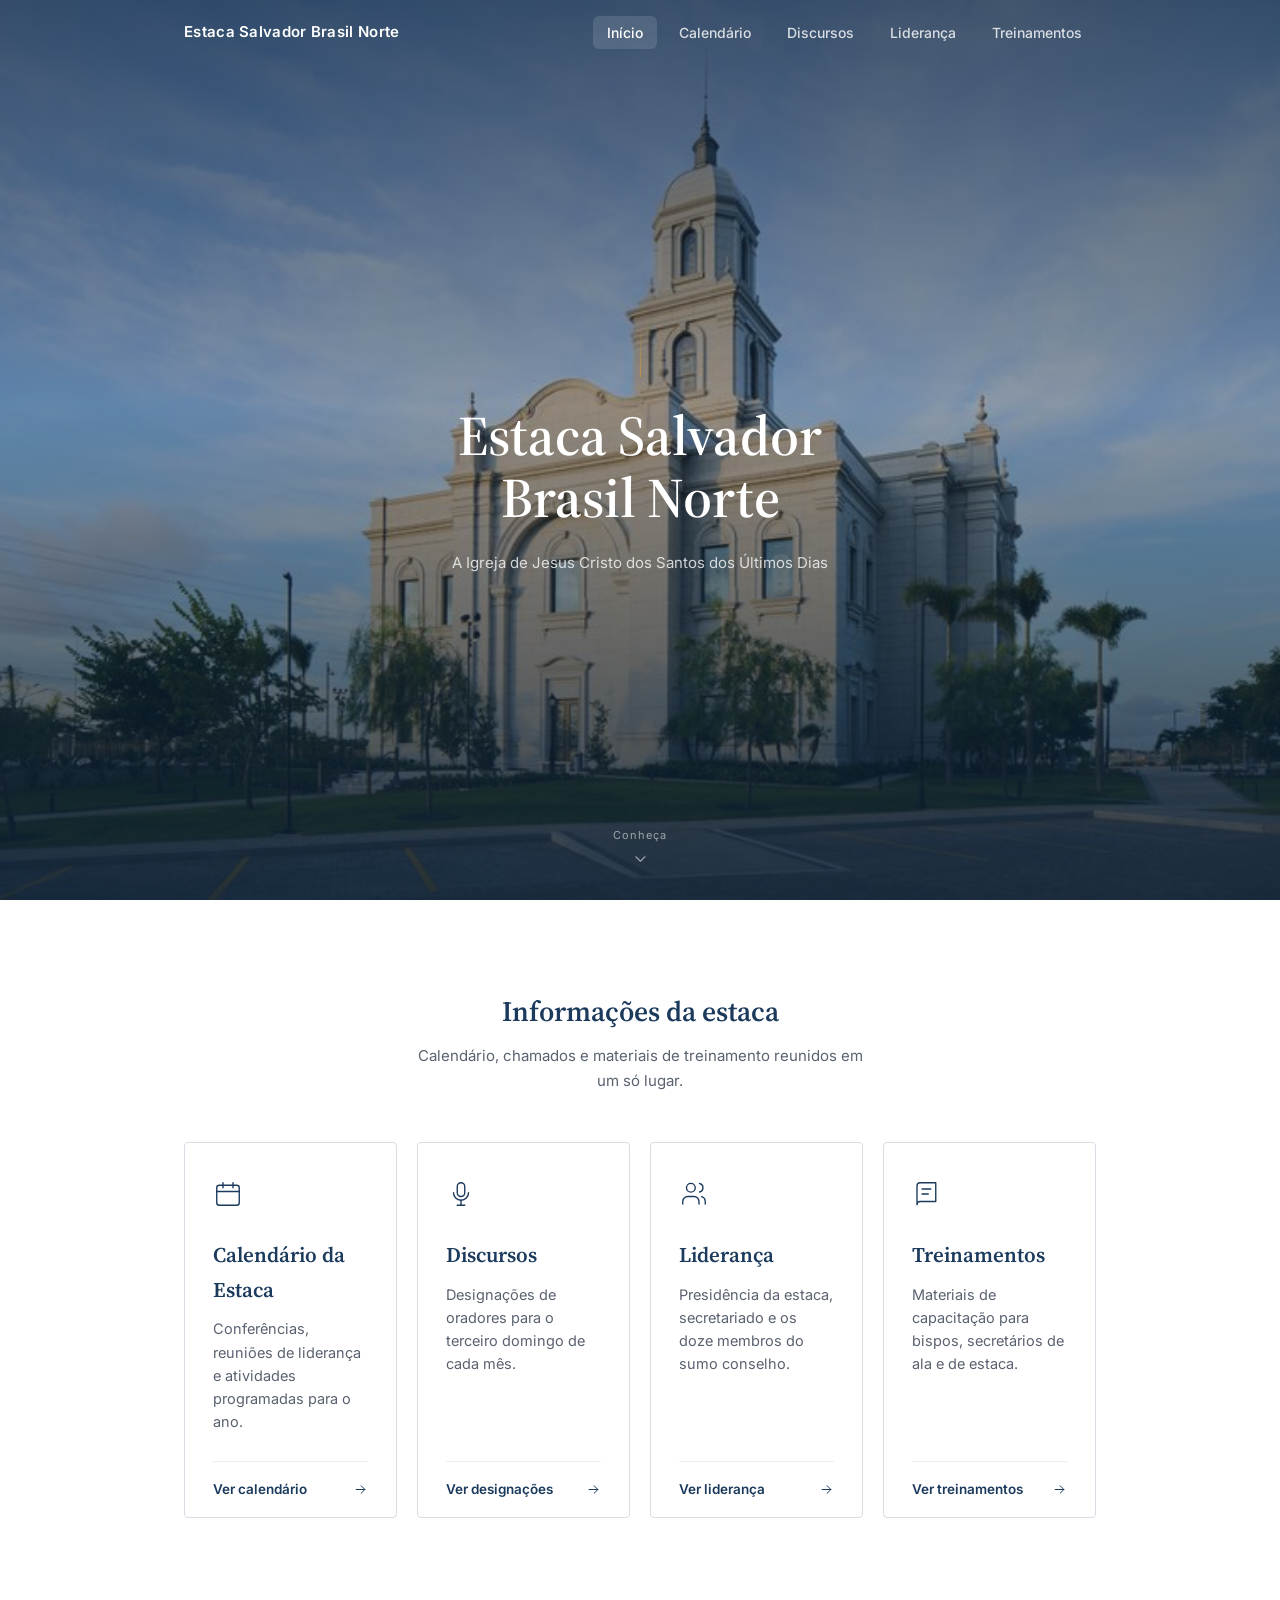
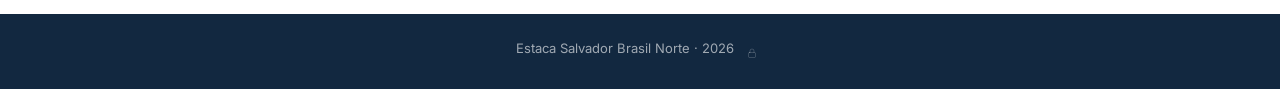
<file: index.html>
<!DOCTYPE html>
<html lang="pt-BR">
<head>
  <meta charset="UTF-8">
  <meta name="viewport" content="width=device-width, initial-scale=1.0">
  <title>Estaca Salvador Brasil Norte</title>
  <link rel="preconnect" href="https://fonts.googleapis.com">
  <link rel="preconnect" href="https://fonts.gstatic.com" crossorigin>
  <link href="https://fonts.googleapis.com/css2?family=Inter:wght@400;500;600;700&family=Source+Serif+4:opsz,wght@8..60,400;8..60,600&display=swap" rel="stylesheet">
  <link rel="stylesheet" href="style.css">
</head>
<body class="home-page">

  <!-- O cabeçalho é montado automaticamente pelo arquivo componentes.js.
       Não edite aqui. Para mudar o menu, abra componentes.js -->
  <div id="cabecalho"></div>

  <main>

    <!--
      ╔══════════════════════════════════════════════════════════════════╗
      ║  BLOCO 2 - IMAGEM E TITULO DO TOPO                               ║
      ║                                                                  ║
      ║  Para trocar a FOTO: suba a nova imagem na pasta "imagens" do    ║
      ║  repositório e altere o caminho em src="imagens/ARQUIVO.jpeg"    ║
      ║                                                                  ║
      ║  Para trocar o TEXTO: edite o que está entre <h1> e </h1>        ║
      ║  e entre <p class="home-hero-sub"> e </p>                        ║
      ╚══════════════════════════════════════════════════════════════════╝
    -->
    <section class="home-hero">
      <img src="imagens/templo.jpeg" alt="Templo da Igreja de Jesus Cristo dos Santos dos Últimos Dias">
      <div class="home-hero-content">
        <div class="home-hero-mark"></div>
        <h1>Estaca Salvador Brasil Norte</h1>
        <p class="home-hero-sub">A Igreja de Jesus Cristo dos Santos dos Últimos Dias</p>
      </div>
      <div class="hero-scroll">
        <span>Conheça</span>
        <svg viewBox="0 0 24 24" fill="none" stroke="currentColor" stroke-linecap="round" stroke-linejoin="round" stroke-width="1.5">
          <polyline points="6 9 12 15 18 9"/>
        </svg>
      </div>
    </section>

    <section class="home-sections">

      <div class="home-sections-lead">
        <h2>Informações da estaca</h2>
        <p>Calendário, chamados e materiais de treinamento reunidos em um só lugar.</p>
      </div>

      <!--
        ╔════════════════════════════════════════════════════════════════╗
        ║  BLOCO 3 - CAIXAS DAS SECOES                                   ║
        ║                                                                ║
        ║  Cada <a class="section-box"> ... </a> é UMA CAIXA.            ║
        ║                                                                ║
        ║  Para ADICIONAR uma caixa:                                     ║
        ║    1. Copie um bloco <a class="section-box"> inteiro,          ║
        ║       do <a até o </a>                                          ║
        ║    2. Cole logo abaixo do último                               ║
        ║    3. Troque o href="ARQUIVO.html"                             ║
        ║    4. Troque o texto do <h3> e do <p>                          ║
        ║    5. Troque o texto dentro de <span>Ver ...</span>            ║
        ║                                                                ║
        ║  O ícone fica dentro de <div class="section-box-icon">.        ║
        ║  Ícones de linha fina gratuitos: https://lucide.dev            ║
        ║  Copie o código SVG de lá e cole no lugar do SVG atual.        ║
        ║                                                                ║
        ║  As caixas se reorganizam sozinhas: 3, 4 ou mais cabem bem.    ║
        ╚════════════════════════════════════════════════════════════════╝
      -->
      <div class="section-grid">

        <a href="calendario.html" class="section-box">
          <div class="section-box-icon">
            <svg viewBox="0 0 24 24" fill="none" stroke="currentColor" stroke-linecap="round" stroke-linejoin="round">
              <rect x="3" y="5" width="18" height="16" rx="2"/>
              <line x1="3" y1="10" x2="21" y2="10"/>
              <line x1="8" y1="3" x2="8" y2="7"/>
              <line x1="16" y1="3" x2="16" y2="7"/>
            </svg>
          </div>
          <h3>Calendário da Estaca</h3>
          <p>Conferências, reuniões de liderança e atividades programadas para o ano.</p>
          <div class="section-box-action">
            <span>Ver calendário</span>
            <svg viewBox="0 0 24 24" fill="none" stroke="currentColor" stroke-linecap="round" stroke-linejoin="round">
              <line x1="5" y1="12" x2="19" y2="12"/>
              <polyline points="13 6 19 12 13 18"/>
            </svg>
          </div>
        </a>

        <a href="discursos.html" class="section-box">
          <div class="section-box-icon">
            <svg viewBox="0 0 24 24" fill="none" stroke="currentColor" stroke-linecap="round" stroke-linejoin="round">
              <path d="M12 3a3 3 0 0 1 3 3v5a3 3 0 0 1-6 0V6a3 3 0 0 1 3-3z"/>
              <path d="M6 11a6 6 0 0 0 12 0"/>
              <line x1="12" y1="17" x2="12" y2="21"/>
              <line x1="9" y1="21" x2="15" y2="21"/>
            </svg>
          </div>
          <h3>Discursos</h3>
          <p>Designações de oradores para o terceiro domingo de cada mês.</p>
          <div class="section-box-action">
            <span>Ver designações</span>
            <svg viewBox="0 0 24 24" fill="none" stroke="currentColor" stroke-linecap="round" stroke-linejoin="round">
              <line x1="5" y1="12" x2="19" y2="12"/>
              <polyline points="13 6 19 12 13 18"/>
            </svg>
          </div>
        </a>

        <a href="lideranca.html" class="section-box">
          <div class="section-box-icon">
            <svg viewBox="0 0 24 24" fill="none" stroke="currentColor" stroke-linecap="round" stroke-linejoin="round">
              <path d="M16 20v-2a4 4 0 0 0-4-4H7a4 4 0 0 0-4 4v2"/>
              <circle cx="9.5" cy="7" r="3.5"/>
              <path d="M21 20v-2a4 4 0 0 0-3-3.87"/>
              <path d="M16.5 3.6a3.5 3.5 0 0 1 0 6.8"/>
            </svg>
          </div>
          <h3>Liderança</h3>
          <p>Presidência da estaca, secretariado e os doze membros do sumo conselho.</p>
          <div class="section-box-action">
            <span>Ver liderança</span>
            <svg viewBox="0 0 24 24" fill="none" stroke="currentColor" stroke-linecap="round" stroke-linejoin="round">
              <line x1="5" y1="12" x2="19" y2="12"/>
              <polyline points="13 6 19 12 13 18"/>
            </svg>
          </div>
        </a>

        <a href="treinamentos.html" class="section-box">
          <div class="section-box-icon">
            <svg viewBox="0 0 24 24" fill="none" stroke="currentColor" stroke-linecap="round" stroke-linejoin="round">
              <path d="M4 5.5A2.5 2.5 0 0 1 6.5 3H19v15H6.5A2.5 2.5 0 0 0 4 20.5z"/>
              <line x1="8" y1="8" x2="15" y2="8"/>
              <line x1="8" y1="12" x2="13" y2="12"/>
            </svg>
          </div>
          <h3>Treinamentos</h3>
          <p>Materiais de capacitação para bispos, secretários de ala e de estaca.</p>
          <div class="section-box-action">
            <span>Ver treinamentos</span>
            <svg viewBox="0 0 24 24" fill="none" stroke="currentColor" stroke-linecap="round" stroke-linejoin="round">
              <line x1="5" y1="12" x2="19" y2="12"/>
              <polyline points="13 6 19 12 13 18"/>
            </svg>
          </div>
        </a>

      </div>
    </section>

  </main>

  <!-- O rodapé é montado automaticamente pelo arquivo componentes.js -->
  <div id="rodape"></div>

  <script src="componentes.js"></script>
</body>
</html>
</file>
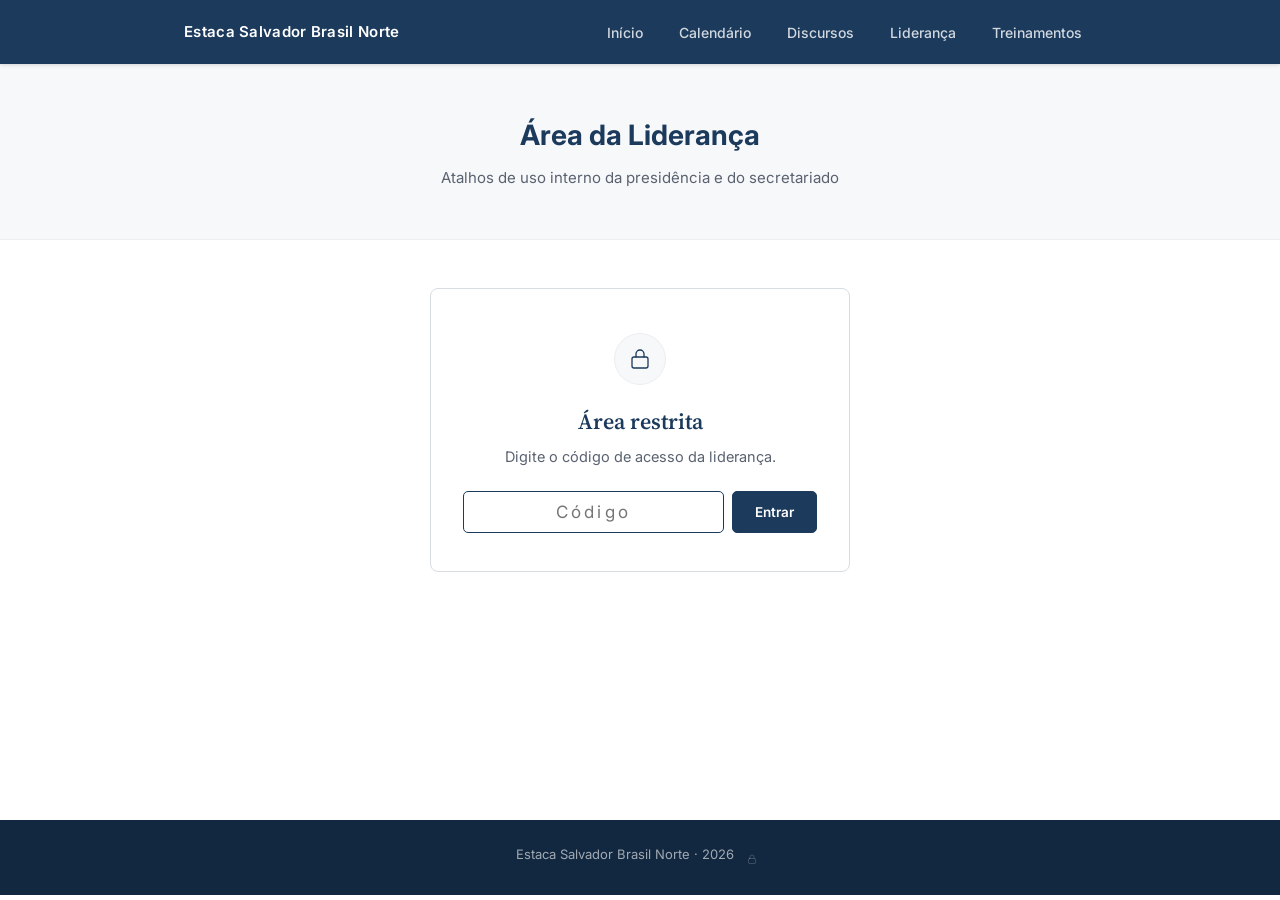
<file: area-lideranca.html>
<!DOCTYPE html>
<html lang="pt-BR">
<head>
  <meta charset="UTF-8">
  <meta name="viewport" content="width=device-width, initial-scale=1.0">
  <meta name="robots" content="noindex, nofollow">
  <title>Área da Liderança – Estaca Salvador Brasil Norte</title>
  <link rel="preconnect" href="https://fonts.googleapis.com">
  <link rel="preconnect" href="https://fonts.gstatic.com" crossorigin>
  <link href="https://fonts.googleapis.com/css2?family=Inter:wght@400;500;600;700&family=Source+Serif+4:opsz,wght@8..60,400;8..60,600&display=swap" rel="stylesheet">
  <link rel="stylesheet" href="style.css">
</head>
<body>

  <!-- O cabeçalho é montado automaticamente pelo arquivo componentes.js.
       Não edite aqui. Para mudar o menu, abra componentes.js -->
  <div id="cabecalho"></div>

  <main>
    <section class="page-hero">
      <h1>Área da Liderança</h1>
      <p>Atalhos de uso interno da presidência e do secretariado</p>
    </section>

    <div class="container">

      <!--
        ╔══════════════════════════════════════════════════════════════════╗
        ║  COMO MEXER NESTA PÁGINA                                         ║
        ║                                                                  ║
        ║  Você não precisa editar nada aqui.                              ║
        ║                                                                  ║
        ║  Os atalhos que aparecem depois do código ficam no arquivo       ║
        ║  componentes.js, no bloco LINKS DA ÁREA DA LIDERANÇA.            ║
        ║                                                                  ║
        ║  O código de acesso fica na planilha do Google, no arquivo       ║
        ║  calendario-Codigo.gs, no bloco CÓDIGO DE ACESSO.                ║
        ╚══════════════════════════════════════════════════════════════════╝
      -->

      <div id="area-conteudo">
        <p class="cal-vazio">Carregando...</p>
      </div>

    </div>
  </main>

  <!-- O rodapé é montado automaticamente pelo arquivo componentes.js -->
  <div id="rodape"></div>

  <script src="componentes.js"></script>
  <script src="acesso.js"></script>
  <script>
    const ICONES_ATALHO = {
      conferencia:
        '<path d="M4 5.5A2.5 2.5 0 0 1 6.5 3H19v15H6.5A2.5 2.5 0 0 0 4 20.5z"/>' +
        '<line x1="8" y1="8" x2="15" y2="8"/><line x1="8" y1="12" x2="13" y2="12"/>',
      calendario:
        '<rect x="3" y="5" width="18" height="16" rx="2"/>' +
        '<line x1="3" y1="10" x2="21" y2="10"/>' +
        '<line x1="8" y1="3" x2="8" y2="7"/><line x1="16" y1="3" x2="16" y2="7"/>',
      pessoas:
        '<path d="M16 20v-2a4 4 0 0 0-4-4H7a4 4 0 0 0-4 4v2"/><circle cx="9.5" cy="7" r="3.5"/>' +
        '<path d="M21 20v-2a4 4 0 0 0-3-3.87"/><path d="M16.5 3.6a3.5 3.5 0 0 1 0 6.8"/>',
      discurso:
        '<path d="M21 12a8 8 0 0 1-11.6 7.1L4 20.5l1.4-4.6A8 8 0 1 1 21 12z"/>' +
        '<line x1="9" y1="10" x2="15" y2="10"/><line x1="9" y1="14" x2="13" y2="14"/>',
      treinamento:
        '<rect x="3" y="5" width="18" height="13" rx="2"/>' +
        '<polygon points="10 9 15 11.5 10 14 10 9"/><line x1="8" y1="21" x2="16" y2="21"/>',
      documento:
        '<path d="M14 3H7a2 2 0 0 0-2 2v14a2 2 0 0 0 2 2h10a2 2 0 0 0 2-2V8z"/>' +
        '<polyline points="14 3 14 8 19 8"/><line x1="9" y1="13" x2="15" y2="13"/>'
    };

    function desenharAtalhos() {
      const area = document.getElementById('area-conteudo');

      const cartoes = ATALHOS_LIDERANCA.map(function (a) {
        const desenho = ICONES_ATALHO[a.icone] || ICONES_ATALHO.documento;
        return '' +
          '<a class="section-box" href="' + a.link + '">' +
            '<div class="section-box-icon">' +
              '<svg viewBox="0 0 24 24" fill="none" stroke="currentColor" ' +
                   'stroke-linecap="round" stroke-linejoin="round">' + desenho + '</svg>' +
            '</div>' +
            '<h3>' + escaparTexto(a.nome) + '</h3>' +
            '<p>' + escaparTexto(a.descricao) + '</p>' +
            '<div class="section-box-action">' +
              '<span>Abrir</span>' +
              '<svg viewBox="0 0 24 24" fill="none" stroke="currentColor" ' +
                   'stroke-linecap="round" stroke-linejoin="round">' +
                '<line x1="5" y1="12" x2="19" y2="12"/><polyline points="13 6 19 12 13 18"/>' +
              '</svg>' +
            '</div>' +
          '</a>';
      }).join('');

      area.innerHTML =
        '<div class="section-grid">' + cartoes + '</div>' +
        '<div class="acesso-rodape">' +
          '<span>Você está com o acesso liberado neste aparelho.</span>' +
          '<button class="acesso-sair" type="button">Sair desta área</button>' +
        '</div>';

      area.querySelector('.acesso-sair').addEventListener('click', function () {
        esquecerCodigo();
        window.location.reload();
      });
    }

    protegerPagina(desenharAtalhos);
  </script>

</body>
</html>
</file>
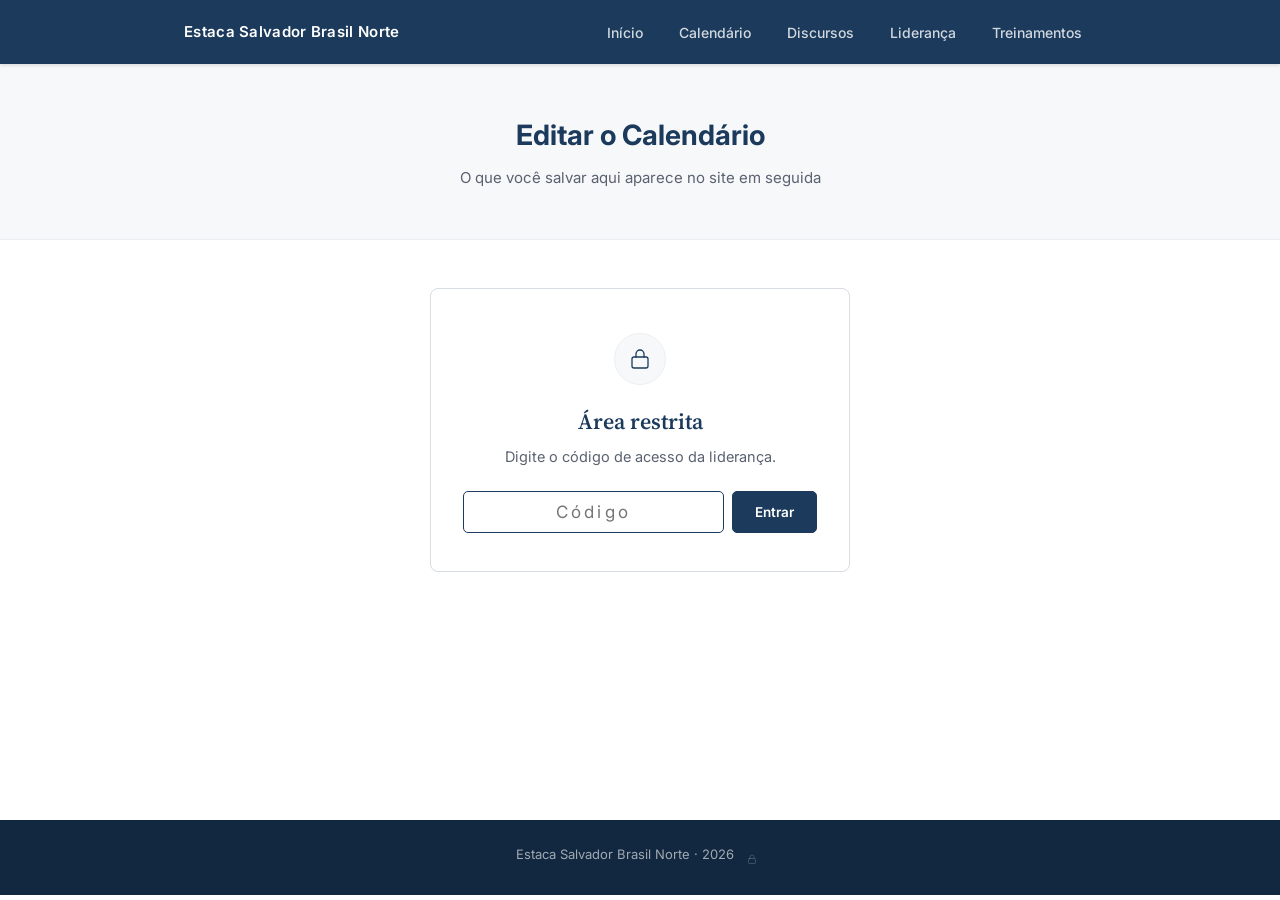
<file: calendario-editor.html>
<!DOCTYPE html>
<html lang="pt-BR">
<head>
  <meta charset="UTF-8">
  <meta name="viewport" content="width=device-width, initial-scale=1.0">
  <meta name="robots" content="noindex, nofollow">
  <title>Editar o Calendário – Estaca Salvador Brasil Norte</title>
  <link rel="preconnect" href="https://fonts.googleapis.com">
  <link rel="preconnect" href="https://fonts.gstatic.com" crossorigin>
  <link href="https://fonts.googleapis.com/css2?family=Inter:wght@400;500;600;700&family=Source+Serif+4:opsz,wght@8..60,400;8..60,600&display=swap" rel="stylesheet">
  <link rel="stylesheet" href="style.css">
</head>
<body>

  <!-- O cabeçalho é montado automaticamente pelo arquivo componentes.js.
       Não edite aqui. Para mudar o menu, abra componentes.js -->
  <div id="cabecalho"></div>

  <main>
    <section class="page-hero">
      <h1>Editar o Calendário</h1>
      <p>O que você salvar aqui aparece no site em seguida</p>
    </section>

    <div class="container">

      <!--
        ╔══════════════════════════════════════════════════════════════════╗
        ║  Esta página não precisa ser editada.                            ║
        ║                                                                  ║
        ║  Os eventos ficam na planilha do Google, na aba Calendario.      ║
        ║  Aqui eles aparecem separados por ano. Separar por ano é só      ║
        ║  organização: a página pública do calendário continua igual.     ║
        ║                                                                  ║
        ║  Criar ano, apagar ano e eventos que se repetem precisam da      ║
        ║  versão 2 do script da planilha (calendario-Codigo.gs).          ║
        ║                                                                  ║
        ║  O endereço da planilha está no arquivo componentes.js.          ║
        ╚══════════════════════════════════════════════════════════════════╝
      -->

      <div id="area-conteudo">
        <p class="cal-vazio">Carregando...</p>
      </div>

    </div>
  </main>

  <!-- O rodapé é montado automaticamente pelo arquivo componentes.js -->
  <div id="rodape"></div>

  <script src="componentes.js"></script>
  <script src="acesso.js"></script>
  <script>
  /* ═══════════════════════════════════════════════════════════════════
     TELA DE EDIÇÃO DO CALENDÁRIO
     ═══════════════════════════════════════════════════════════════════ */

  const TIPOS = ['Reunião', 'Conferência', 'Treinamento', 'Atividade', 'Apresentação', 'Transmissão'];
  const MESES = ['Janeiro', 'Fevereiro', 'Março', 'Abril', 'Maio', 'Junho',
                 'Julho', 'Agosto', 'Setembro', 'Outubro', 'Novembro', 'Dezembro'];
  const DIAS_PLURAL = ['domingos', 'segundas-feiras', 'terças-feiras', 'quartas-feiras',
                       'quintas-feiras', 'sextas-feiras', 'sábados'];
  const POSICOES = [
    { valor: '1', nome: '1º' }, { valor: '2', nome: '2º' }, { valor: '3', nome: '3º' },
    { valor: '4', nome: '4º' }, { valor: 'u', nome: 'Último' }
  ];
  const LIMITE_REPETICAO = 60;

  let EVENTOS = [];
  let ANOS = [];
  let anoAberto = 0;
  let mostrar = 'proximos';
  let busca = '';

  /* ---------------- Datas ---------------- */

  function partesData(texto) {
    const r = /^(\d{2})\/(\d{2})\/(\d{4})$/.exec(String(texto || ''));
    return r ? { dia: +r[1], mes: +r[2], ano: +r[3] } : null;
  }

  function paraOrdenar(texto) {
    const p = partesData(texto);
    return p ? p.ano * 10000 + p.mes * 100 + p.dia : 99999999;
  }

  /** 15/03/2027 vira 2027-03-15, que é o formato do campo de data. */
  function paraCampo(texto) {
    const p = partesData(texto);
    if (!p) return '';
    return p.ano + '-' + dois(p.mes) + '-' + dois(p.dia);
  }

  /** 2027-03-15 vira um Date. */
  function doCampo(valor) {
    const r = /^(\d{4})-(\d{2})-(\d{2})$/.exec(String(valor || ''));
    return r ? new Date(+r[1], +r[2] - 1, +r[3]) : null;
  }

  function dois(n) { return ('0' + n).slice(-2); }

  function textoData(d) { return dois(d.getDate()) + '/' + dois(d.getMonth() + 1) + '/' + d.getFullYear(); }

  function hojeNumero() {
    const d = new Date();
    return d.getFullYear() * 10000 + (d.getMonth() + 1) * 100 + d.getDate();
  }

  function anoDe(e) {
    const p = partesData(e.data);
    return p ? p.ano : 0;
  }

  /* ---------------- Repetição ---------------- */

  /** Posição da data no mês: '1' a '4', ou 'u' se for o 5º (último). */
  function posicaoNoMes(d) {
    const n = Math.ceil(d.getDate() / 7);
    return n >= 5 ? 'u' : String(n);
  }

  /**
   * Gera as datas de uma repetição.
   * inicio: primeira data (Date). posicoes: ['2','4'] ou ['u'].
   * passo: 1 = mensal, 2 = bimestral, 3 = trimestral. fim: última data possível.
   */
  function gerarDatas(inicio, posicoes, passo, fim) {
    const diaSemana = inicio.getDay();
    const datas = [];
    for (let m = inicio.getMonth(); ; m += passo) {
      const base = new Date(inicio.getFullYear(), m, 1);
      if (base > fim) break;
      const ano = base.getFullYear();
      const mes = base.getMonth();
      const primeiro = 1 + ((diaSemana - base.getDay() + 7) % 7);
      const diasNoMes = new Date(ano, mes + 1, 0).getDate();

      posicoes.forEach(function (p) {
        const dia = p === 'u'
          ? primeiro + 7 * Math.floor((diasNoMes - primeiro) / 7)
          : primeiro + 7 * (Number(p) - 1);
        if (dia > diasNoMes) return;
        const d = new Date(ano, mes, dia);
        if (d < inicio || d > fim) return;
        if (!datas.some(function (x) { return x.getTime() === d.getTime(); })) datas.push(d);
      });
    }
    return datas.sort(function (a, b) { return a - b; });
  }

  /* ---------------- Dados ---------------- */

  /** Guarda o que veio da planilha e acerta a lista de anos. */
  function receber(resposta) {
    EVENTOS = resposta.eventos || [];
    const lista = {};
    (resposta.anos || []).forEach(function (a) { lista[a] = true; });
    EVENTOS.forEach(function (e) { const a = anoDe(e); if (a) lista[a] = true; });
    ANOS = Object.keys(lista).map(Number).sort();
  }

  function anoInicial() {
    const atual = new Date().getFullYear();
    if (ANOS.indexOf(atual) !== -1) return atual;
    const futuro = ANOS.filter(function (a) { return a > atual; })[0];
    return futuro || ANOS[ANOS.length - 1] || atual;
  }

  function abrirAno(ano) {
    anoAberto = ano;
    mostrar = (ano === new Date().getFullYear()) ? 'proximos' : 'todos';
    busca = '';
    desenhar();
  }

  function doAnoAberto() {
    return EVENTOS.filter(function (e) { return anoDe(e) === anoAberto; });
  }

  function daSerie(serie) {
    if (!serie) return [];
    return EVENTOS.filter(function (e) { return e.serie === serie; });
  }

  /* ---------------- Lista ---------------- */

  function visiveis() {
    const hoje = hojeNumero();
    const procura = busca.trim().toLowerCase();

    return doAnoAberto().filter(function (e) {
      if (mostrar === 'proximos' && paraOrdenar(e.data) < hoje) return false;
      if (procura) {
        const tudo = [e.evento, e.local, e.publico, e.responsavel, e.tipo].join(' ').toLowerCase();
        if (tudo.indexOf(procura) === -1) return false;
      }
      return true;
    }).sort(function (a, b) {
      const d = paraOrdenar(a.data) - paraOrdenar(b.data);
      return d !== 0 ? d : String(a.horario || '').localeCompare(String(b.horario || ''));
    });
  }

  function classeTipo(tipo) {
    const mapa = {
      'reunião': 'reuniao', 'reuniao': 'reuniao',
      'treinamento': 'treinamento',
      'conferência': 'conferencia', 'conferencia': 'conferencia',
      'atividade': 'atividade'
    };
    return mapa[String(tipo || '').toLowerCase()] || 'outro';
  }

  function desenhar() {
    const area = document.getElementById('area-conteudo');
    if (ANOS.indexOf(anoAberto) === -1 && ANOS.length) anoAberto = anoInicial();
    if (!anoAberto) anoAberto = new Date().getFullYear();

    const lista = visiveis();
    const totalDoAno = doAnoAberto().length;
    const anosNaTela = ANOS.indexOf(anoAberto) === -1 ? ANOS.concat([anoAberto]).sort() : ANOS;

    let html = '' +
      '<div class="cal-abas evt-anos">' +
        anosNaTela.map(function (a) {
          return '<button type="button" class="cal-aba' + (a === anoAberto ? ' ativo' : '') + '" data-ano="' + a + '">' + a + '</button>';
        }).join('') +
        '<button type="button" class="cal-aba evt-ano-novo" id="evt-ano-novo">+ Novo ano</button>' +
      '</div>' +
      '<div class="evt-barra">' +
        '<button class="ed-btn" id="evt-novo" type="button">+ Novo evento</button>' +
        '<div class="evt-barra-filtros">' +
          '<select class="ed-select" id="evt-mostrar">' +
            '<option value="todos"' + (mostrar === 'todos' ? ' selected' : '') + '>Ano inteiro</option>' +
            '<option value="proximos"' + (mostrar === 'proximos' ? ' selected' : '') + '>De hoje em diante</option>' +
          '</select>' +
          '<input class="ed-select evt-busca" id="evt-busca" type="search" ' +
                 'placeholder="Procurar evento" value="' + escaparTexto(busca) + '">' +
        '</div>' +
      '</div>';

    if (!totalDoAno) {
      html += '<p class="cal-vazio">O calendário de ' + anoAberto + ' ainda não tem eventos. ' +
              'Use + Novo evento para começar.</p>';
    } else if (!lista.length) {
      html += '<p class="cal-vazio">Nenhum evento encontrado.</p>';
    } else {
      let mesAtual = '';
      html += '<div class="evt-lista">';
      lista.forEach(function (e) {
        const p = partesData(e.data);
        const chave = p ? p.ano + '-' + p.mes : 'sem-data';
        if (chave !== mesAtual) {
          mesAtual = chave;
          html += '<h2 class="evt-mes">' + (p ? MESES[p.mes - 1] + ' ' + p.ano : 'Sem data') + '</h2>';
        }
        html += '' +
          '<div class="evt-item">' +
            '<span class="evt-barra-tipo tipo-' + classeTipo(e.tipo) + '"></span>' +
            '<div class="evt-quando">' +
              '<strong>' + (p ? dois(p.dia) + '/' + dois(p.mes) : '--') + '</strong>' +
              (e.horario ? '<span>' + escaparTexto(e.horario) + '</span>' : '') +
            '</div>' +
            '<div class="evt-texto">' +
              '<strong>' + escaparTexto(e.evento) + '</strong>' +
              '<span>' +
                escaparTexto(e.tipo || '') +
                (e.local ? ' &middot; ' + escaparTexto(e.local) : '') +
                (e.publico ? ' &middot; ' + escaparTexto(e.publico) : '') +
                (e.serie ? ' <em class="evt-tag-rep">Repete</em>' : '') +
              '</span>' +
            '</div>' +
            '<div class="evt-acoes">' +
              '<button type="button" class="evt-acao" data-editar="' + escaparTexto(e.id) + '">Editar</button>' +
              '<button type="button" class="evt-acao evt-excluir" data-excluir="' + escaparTexto(e.id) + '">Excluir</button>' +
            '</div>' +
          '</div>';
      });
      html += '</div>';
    }

    html += '' +
      '<div class="evt-rodape">' +
        '<span>' + totalDoAno + (totalDoAno === 1 ? ' evento' : ' eventos') + ' em ' + anoAberto + '</span>' +
        '<button class="ed-btn ed-btn-secundario" id="evt-baixar" type="button">Baixar cópia de segurança</button>' +
        '<button class="evt-perigo" id="evt-apagar-ano" type="button">Apagar o calendário de ' + anoAberto + '</button>' +
        '<button class="acesso-sair" id="evt-sair" type="button">Sair</button>' +
      '</div>';

    area.innerHTML = html;
    ligarEventos();
  }

  function ligarEventos() {
    const area = document.getElementById('area-conteudo');

    area.querySelectorAll('[data-ano]').forEach(function (b) {
      b.addEventListener('click', function () { abrirAno(Number(b.getAttribute('data-ano'))); });
    });

    document.getElementById('evt-ano-novo').addEventListener('click', abrirNovoAno);
    document.getElementById('evt-novo').addEventListener('click', function () { abrirFormulario(null); });

    document.getElementById('evt-mostrar').addEventListener('change', function () {
      mostrar = this.value;
      desenhar();
    });

    const campoBusca = document.getElementById('evt-busca');
    campoBusca.addEventListener('input', function () {
      busca = this.value;
      const posicao = this.selectionStart;
      desenhar();
      const novo = document.getElementById('evt-busca');
      novo.focus();
      novo.setSelectionRange(posicao, posicao);
    });

    area.querySelectorAll('[data-editar]').forEach(function (b) {
      b.addEventListener('click', function () {
        const alvo = EVENTOS.filter(function (e) { return e.id === b.getAttribute('data-editar'); })[0];
        if (alvo) abrirFormulario(alvo);
      });
    });

    area.querySelectorAll('[data-excluir]').forEach(function (b) {
      b.addEventListener('click', function () {
        const alvo = EVENTOS.filter(function (e) { return e.id === b.getAttribute('data-excluir'); })[0];
        if (alvo) excluir(alvo, b);
      });
    });

    document.getElementById('evt-baixar').addEventListener('click', function () { baixarCopia(0); });
    document.getElementById('evt-apagar-ano').addEventListener('click', abrirApagarAno);

    document.getElementById('evt-sair').addEventListener('click', function () {
      esquecerCodigo();
      window.location.href = 'area-lideranca.html';
    });
  }

  /* ---------------- Janelas ---------------- */

  /** Abre uma janela por cima da página e devolve a caixa e a função de fechar. */
  function abrirJanela(conteudo) {
    const fundo = document.createElement('div');
    fundo.className = 'detalhe-fundo';
    fundo.innerHTML = '' +
      '<div class="detalhe-caixa evt-form-caixa" role="dialog" aria-modal="true">' +
        '<button class="detalhe-fechar" type="button" aria-label="Fechar">' +
          '<svg viewBox="0 0 24 24" fill="none" stroke="currentColor" stroke-width="1.6" stroke-linecap="round">' +
            '<line x1="6" y1="6" x2="18" y2="18"/><line x1="18" y1="6" x2="6" y2="18"/>' +
          '</svg>' +
        '</button>' + conteudo +
      '</div>';

    document.body.appendChild(fundo);
    document.body.style.overflow = 'hidden';

    const fechar = function () {
      fundo.remove();
      document.body.style.overflow = '';
      document.removeEventListener('keydown', aoTeclar);
    };
    const aoTeclar = function (ev) { if (ev.key === 'Escape') fechar(); };

    fundo.addEventListener('click', function (ev) { if (ev.target === fundo) fechar(); });
    fundo.querySelector('.detalhe-fechar').addEventListener('click', fechar);
    fundo.querySelectorAll('[data-cancelar]').forEach(function (b) { b.addEventListener('click', fechar); });
    document.addEventListener('keydown', aoTeclar);

    return { caixa: fundo.querySelector('.detalhe-caixa'), fechar: fechar };
  }

  function mostrarAviso(aviso, mensagem) {
    aviso.textContent = mensagem;
    aviso.hidden = false;
  }

  /** Mensagem mais clara quando o script da planilha ainda é o antigo. */
  function mensagemDeErro(erro) {
    const texto = (erro && erro.message) || 'Não foi possível salvar.';
    if (texto === 'Ação desconhecida.') {
      return 'O script da planilha ainda está na versão antiga. ' +
             'Atualize o calendario-Codigo.gs para a versão 2 e tente de novo.';
    }
    return texto;
  }

  /* ---------------- Formulário do evento ---------------- */

  function abrirFormulario(evento) {
    const novo = !evento;
    const e = evento || { data: '', horario: '', tipo: 'Reunião', evento: '', local: '', publico: '', responsavel: '' };
    const serie = novo ? [] : daSerie(e.serie);
    const limites = novo
      ? ' min="' + anoAberto + '-01-01" max="' + anoAberto + '-12-31"'
      : '';

    const janela = abrirJanela('' +
      '<h2>' + (novo ? 'Novo evento em ' + anoAberto : 'Editar evento') + '</h2>' +
      '<form class="evt-form" novalidate>' +
        '<label>Data' +
          '<input class="ed-select" name="data" type="date" required' + limites + ' value="' + paraCampo(e.data) + '">' +
        '</label>' +
        '<label>Horário' +
          '<input class="ed-select" name="horario" type="time" value="' + escaparTexto(e.horario) + '">' +
        '</label>' +
        '<label class="evt-form-largo">Evento' +
          '<input class="ed-select" name="evento" type="text" required maxlength="200" ' +
                 'value="' + escaparTexto(e.evento) + '" placeholder="Reunião com o Sumo Conselho">' +
        '</label>' +
        '<label>Tipo' +
          '<select class="ed-select" name="tipo">' +
            TIPOS.map(function (t) {
              return '<option' + (t === e.tipo ? ' selected' : '') + '>' + t + '</option>';
            }).join('') +
          '</select>' +
        '</label>' +
        '<label>Local' +
          '<input class="ed-select" name="local" type="text" maxlength="80" ' +
                 'value="' + escaparTexto(e.local) + '" placeholder="Cabula">' +
        '</label>' +
        '<label class="evt-form-largo">Quem participa' +
          '<input class="ed-select" name="publico" type="text" maxlength="120" ' +
                 'value="' + escaparTexto(e.publico) + '" placeholder="Sumo Conselho">' +
        '</label>' +
        '<label class="evt-form-largo">Responsável' +
          '<input class="ed-select" name="responsavel" type="text" maxlength="80" ' +
                 'value="' + escaparTexto(e.responsavel) + '" placeholder="Estaca">' +
        '</label>' +

        (novo ? '' +
          '<label class="evt-form-largo">Repetir' +
            '<select class="ed-select" name="repetir">' +
              '<option value="">Não repete</option>' +
              '<option value="1">Mensal</option>' +
              '<option value="2">Bimestral (a cada 2 meses)</option>' +
              '<option value="3">Trimestral (a cada 3 meses)</option>' +
            '</select>' +
          '</label>' +
          '<div class="evt-quadro evt-form-largo" id="evt-rep" hidden>' +
            '<span class="evt-quadro-titulo" id="evt-rep-titulo">Quais domingos do mês</span>' +
            '<div class="evt-semanas">' +
              POSICOES.map(function (p) {
                return '<label class="evt-chip"><input type="checkbox" name="semana" value="' + p.valor + '">' + p.nome + '</label>';
              }).join('') +
            '</div>' +
            '<label class="evt-ate">Repetir até' +
              '<input class="ed-select" name="ate" type="date">' +
            '</label>' +
            '<p class="evt-rep-resumo" id="evt-rep-resumo"></p>' +
          '</div>'
        : '') +

        (serie.length > 1 ? '' +
          '<div class="evt-quadro evt-form-largo">' +
            '<span class="evt-quadro-titulo">Este evento se repete (' + serie.length + ' datas)</span>' +
            '<label class="evt-opcao"><input type="radio" name="escopo" value="este" checked> Alterar só este evento</label>' +
            '<label class="evt-opcao"><input type="radio" name="escopo" value="serie"> Alterar todos os ' + serie.length + ' eventos</label>' +
            '<p class="evt-nota">Em todos, a data só muda neste evento. Os outros mantêm as datas deles.</p>' +
          '</div>'
        : '') +

        '<p class="acesso-erro evt-form-erro" hidden></p>' +
        '<div class="evt-form-botoes">' +
          '<button class="ed-btn" type="submit">Salvar</button>' +
          '<button class="ed-btn ed-btn-secundario" type="button" data-cancelar>Cancelar</button>' +
        '</div>' +
      '</form>');

    const form = janela.caixa.querySelector('.evt-form');
    const aviso = janela.caixa.querySelector('.evt-form-erro');
    const salvar = form.querySelector('button[type="submit"]');
    const campo = function (nome) { return form.elements[nome].value; };

    /* ---- repetição (só ao criar) ---- */
    const quadroRep = janela.caixa.querySelector('#evt-rep');
    let datasDaRepeticao = [];

    const semanasMarcadas = function () {
      return Array.prototype.slice.call(form.querySelectorAll('input[name="semana"]:checked'))
        .map(function (c) { return c.value; });
    };

    const atualizarRepeticao = function () {
      if (!quadroRep) return;
      const passo = Number(campo('repetir'));
      quadroRep.hidden = !passo;
      datasDaRepeticao = [];
      if (!passo) return;

      const resumo = janela.caixa.querySelector('#evt-rep-resumo');
      const inicio = doCampo(campo('data'));
      if (!inicio) {
        resumo.textContent = 'Escolha a data do primeiro evento.';
        return;
      }

      janela.caixa.querySelector('#evt-rep-titulo').textContent =
        'Quais ' + DIAS_PLURAL[inicio.getDay()] + ' do mês';

      // O "até" fica sempre dentro do ano do evento
      const campoAte = form.elements.ate;
      const fimDoAno = inicio.getFullYear() + '-12-31';
      campoAte.min = campo('data');
      campoAte.max = fimDoAno;
      if (!campoAte.value || campoAte.value < campo('data') || campoAte.value > fimDoAno) campoAte.value = fimDoAno;

      // Se nenhuma semana estiver marcada, marca a da data escolhida
      if (!semanasMarcadas().length) {
        const caixa = form.querySelector('input[name="semana"][value="' + posicaoNoMes(inicio) + '"]');
        if (caixa) caixa.checked = true;
      }

      datasDaRepeticao = gerarDatas(inicio, semanasMarcadas(), passo, doCampo(campoAte.value));
      const n = datasDaRepeticao.length;
      if (!n) {
        resumo.textContent = 'Nenhuma data com essas escolhas.';
      } else if (n > LIMITE_REPETICAO) {
        resumo.textContent = 'São ' + n + ' datas. O limite é ' + LIMITE_REPETICAO + ' de uma vez.';
      } else {
        const curtas = datasDaRepeticao.map(function (d) { return dois(d.getDate()) + '/' + dois(d.getMonth() + 1); });
        const mostradas = curtas.length > 12 ? curtas.slice(0, 12).join(', ') + ' e mais ' + (curtas.length - 12)
                        : curtas.length > 1 ? curtas.slice(0, -1).join(', ') + ' e ' + curtas[curtas.length - 1]
                        : curtas[0];
        resumo.textContent = (n === 1 ? 'Será criado 1 evento: ' : 'Serão criados ' + n + ' eventos: ') + mostradas + '.';
      }
    };

    if (quadroRep) {
      form.elements.repetir.addEventListener('change', atualizarRepeticao);
      form.elements.data.addEventListener('change', atualizarRepeticao);
      form.elements.ate.addEventListener('change', atualizarRepeticao);
      form.querySelectorAll('input[name="semana"]').forEach(function (c) {
        c.addEventListener('change', atualizarRepeticao);
      });
    }

    /* ---- salvar ---- */
    form.addEventListener('submit', function (ev) {
      ev.preventDefault();
      const dados = {
        id: novo ? '' : e.id,
        data: campo('data'),
        horario: campo('horario'),
        tipo: campo('tipo'),
        evento: campo('evento'),
        local: campo('local'),
        publico: campo('publico'),
        responsavel: campo('responsavel')
      };
      if (!dados.data) return mostrarAviso(aviso, 'Escolha a data.');
      if (!dados.evento.trim()) return mostrarAviso(aviso, 'Digite o nome do evento.');

      let acao = 'salvarEvento';
      if (novo && quadroRep && Number(campo('repetir'))) {
        atualizarRepeticao();
        if (!datasDaRepeticao.length) return mostrarAviso(aviso, 'A repetição não gerou nenhuma data. Marque ao menos uma semana.');
        if (datasDaRepeticao.length > LIMITE_REPETICAO) return mostrarAviso(aviso, 'Datas demais. Escolha um período menor.');
        acao = 'criarRepeticao';
        dados.datas = datasDaRepeticao.map(textoData);
      }
      if (!novo && serie.length > 1) {
        const escolhido = form.querySelector('input[name="escopo"]:checked');
        dados.escopo = escolhido && escolhido.value === 'serie' ? 'serie' : 'este';
      }

      aviso.hidden = true;
      salvar.disabled = true;
      salvar.textContent = 'Salvando...';

      planilhaEnviar(acao, dados)
        .then(function (r) {
          receber(r);
          janela.fechar();
          desenhar();
        })
        .catch(function (erro) {
          if (erro && erro.tipo === 'acesso') return tratarErro(erro);
          mostrarAviso(aviso, mensagemDeErro(erro));
          salvar.disabled = false;
          salvar.textContent = 'Salvar';
        });
    });

    form.elements.data.focus();
  }

  /* ---------------- Excluir ---------------- */

  function excluir(alvo, botao) {
    const serie = daSerie(alvo.serie);

    const enviar = function (escopo, aoTerminar) {
      planilhaEnviar('removerEvento', { id: alvo.id, escopo: escopo })
        .then(function (r) {
          receber(r);
          if (aoTerminar) aoTerminar();
          desenhar();
        })
        .catch(tratarErro);
    };

    if (serie.length < 2) {
      if (!window.confirm('Excluir "' + alvo.evento + '" do dia ' + alvo.data + '?')) return;
      botao.disabled = true;
      botao.textContent = 'Excluindo...';
      enviar('este');
      return;
    }

    const janela = abrirJanela('' +
      '<h2>Excluir evento</h2>' +
      '<p class="evt-texto-janela">"' + escaparTexto(alvo.evento) + '" se repete em ' + serie.length +
        ' datas. O que você quer excluir?</p>' +
      '<div class="evt-form-botoes evt-botoes-coluna">' +
        '<button class="ed-btn ed-btn-secundario" type="button" data-escopo="este">Só o do dia ' + escaparTexto(alvo.data) + '</button>' +
        '<button class="ed-btn ed-btn-perigo" type="button" data-escopo="serie">Todos os ' + serie.length + ' eventos</button>' +
        '<button class="acesso-sair" type="button" data-cancelar>Cancelar</button>' +
      '</div>');

    janela.caixa.querySelectorAll('[data-escopo]').forEach(function (b) {
      b.addEventListener('click', function () {
        janela.caixa.querySelectorAll('button').forEach(function (x) { x.disabled = true; });
        b.textContent = 'Excluindo...';
        enviar(b.getAttribute('data-escopo'), janela.fechar);
      });
    });
  }

  /* ---------------- Novo ano ---------------- */

  function abrirNovoAno() {
    const comEventos = ANOS.filter(function (a) {
      return EVENTOS.some(function (e) { return anoDe(e) === a; });
    });
    const sugestao = (ANOS.length ? Math.max.apply(null, ANOS) : new Date().getFullYear()) + 1;

    const janela = abrirJanela('' +
      '<h2>Novo calendário</h2>' +
      '<form class="evt-form" novalidate>' +
        '<label class="evt-form-largo">Ano' +
          '<input class="ed-select" name="ano" type="number" min="2000" max="2199" value="' + sugestao + '">' +
        '</label>' +
        '<div class="evt-quadro evt-form-largo">' +
          '<label class="evt-opcao"><input type="radio" name="modo" value="vazio" checked> Começar vazio</label>' +
          (comEventos.length ? '' +
            '<label class="evt-opcao"><input type="radio" name="modo" value="copiar"> Copiar os eventos de ' +
              '<select class="ed-select evt-select-curto" name="origem">' +
                comEventos.map(function (a, i) {
                  return '<option value="' + a + '"' + (i === comEventos.length - 1 ? ' selected' : '') + '>' + a + '</option>';
                }).join('') +
              '</select>' +
            '</label>' +
            '<p class="evt-nota">Na cópia, cada evento vai para a mesma posição no mês: ' +
              'o 2º domingo de setembro vira o 2º domingo de setembro do ano novo. ' +
              'Depois revise feriados e datas especiais, como a Conferência Geral.</p>'
          : '') +
        '</div>' +
        '<p class="acesso-erro evt-form-erro" hidden></p>' +
        '<div class="evt-form-botoes">' +
          '<button class="ed-btn" type="submit">Criar</button>' +
          '<button class="ed-btn ed-btn-secundario" type="button" data-cancelar>Cancelar</button>' +
        '</div>' +
      '</form>');

    const form = janela.caixa.querySelector('.evt-form');
    const aviso = janela.caixa.querySelector('.evt-form-erro');
    const botao = form.querySelector('button[type="submit"]');

    if (form.elements.origem) {
      form.elements.origem.addEventListener('change', function () {
        form.querySelector('input[name="modo"][value="copiar"]').checked = true;
      });
    }

    form.addEventListener('submit', function (ev) {
      ev.preventDefault();
      const ano = Number(form.elements.ano.value);
      if (!(ano >= 2000 && ano <= 2199) || Math.floor(ano) !== ano) return mostrarAviso(aviso, 'Digite um ano válido, por exemplo 2028.');
      if (EVENTOS.some(function (e) { return anoDe(e) === ano; })) return mostrarAviso(aviso, 'O calendário de ' + ano + ' já existe.');

      const modo = form.querySelector('input[name="modo"]:checked').value;
      const dados = { ano: ano };
      if (modo === 'copiar') dados.copiarDe = Number(form.elements.origem.value);

      aviso.hidden = true;
      botao.disabled = true;
      botao.textContent = modo === 'copiar' ? 'Copiando...' : 'Criando...';

      planilhaEnviar('criarAno', dados)
        .then(function (r) {
          receber(r);
          janela.fechar();
          anoAberto = ano;
          mostrar = 'todos';
          busca = '';
          desenhar();
        })
        .catch(function (erro) {
          if (erro && erro.tipo === 'acesso') return tratarErro(erro);
          mostrarAviso(aviso, mensagemDeErro(erro));
          botao.disabled = false;
          botao.textContent = 'Criar';
        });
    });

    form.elements.ano.focus();
  }

  /* ---------------- Apagar ano ---------------- */

  function abrirApagarAno() {
    const ano = anoAberto;
    const total = doAnoAberto().length;

    const janela = abrirJanela('' +
      '<h2>Apagar o calendário de ' + ano + '</h2>' +
      '<form class="evt-form" novalidate>' +
        '<p class="evt-texto-janela evt-form-largo">' +
          (total
            ? 'Isso apaga os ' + total + ' eventos de ' + ano + ' da planilha. Os outros anos não mudam.'
            : 'O calendário de ' + ano + ' está vazio. Ele sai da lista de anos.') +
        '</p>' +
        (total ? '<p class="evt-nota evt-form-largo">Antes de apagar, uma cópia de segurança de ' + ano +
                 ' é baixada neste aparelho.</p>' : '') +
        '<label class="evt-form-largo">Para confirmar, digite ' + ano +
          '<input class="ed-select" name="confirmacao" type="text" inputmode="numeric" autocomplete="off">' +
        '</label>' +
        '<p class="acesso-erro evt-form-erro" hidden></p>' +
        '<div class="evt-form-botoes">' +
          '<button class="ed-btn ed-btn-perigo" type="submit" disabled>Apagar</button>' +
          '<button class="ed-btn ed-btn-secundario" type="button" data-cancelar>Cancelar</button>' +
        '</div>' +
      '</form>');

    const form = janela.caixa.querySelector('.evt-form');
    const aviso = janela.caixa.querySelector('.evt-form-erro');
    const botao = form.querySelector('button[type="submit"]');
    const campo = form.elements.confirmacao;

    campo.addEventListener('input', function () {
      botao.disabled = campo.value.trim() !== String(ano);
    });

    form.addEventListener('submit', function (ev) {
      ev.preventDefault();
      if (campo.value.trim() !== String(ano)) return;

      if (total) baixarCopia(ano);
      aviso.hidden = true;
      botao.disabled = true;
      botao.textContent = 'Apagando...';

      planilhaEnviar('apagarAno', { ano: ano, confirmacao: campo.value.trim() })
        .then(function (r) {
          receber(r);
          janela.fechar();
          anoAberto = anoInicial();
          mostrar = anoAberto === new Date().getFullYear() ? 'proximos' : 'todos';
          desenhar();
        })
        .catch(function (erro) {
          if (erro && erro.tipo === 'acesso') return tratarErro(erro);
          mostrarAviso(aviso, mensagemDeErro(erro));
          botao.disabled = false;
          botao.textContent = 'Apagar';
        });
    });

    campo.focus();
  }

  /* ---------------- Cópia de segurança ---------------- */

  /** Baixa os eventos em CSV. Com um ano, baixa só aquele ano. */
  function baixarCopia(ano) {
    const colunas = ['data', 'horario', 'tipo', 'evento', 'local', 'publico', 'responsavel'];
    const proteger = function (v) {
      const s = String(v == null ? '' : v);
      return /[",;\n]/.test(s) ? '"' + s.replace(/"/g, '""') + '"' : s;
    };
    const escolhidos = EVENTOS.filter(function (e) { return !ano || anoDe(e) === ano; });
    const linhas = [colunas.join(',')].concat(
      escolhidos.slice().sort(function (a, b) { return paraOrdenar(a.data) - paraOrdenar(b.data); })
        .map(function (e) { return colunas.map(function (c) { return proteger(e[c]); }).join(','); })
    );

    // O ﻿ no começo faz o Excel abrir os acentos corretamente
    const blob = new Blob(['﻿' + linhas.join('\n') + '\n'], { type: 'text/csv;charset=utf-8' });
    const a = document.createElement('a');
    a.href = URL.createObjectURL(blob);
    a.download = ano ? 'calendario-' + ano + '.csv' : 'calendario.csv';
    document.body.appendChild(a);
    a.click();
    a.remove();
    setTimeout(function () { URL.revokeObjectURL(a.href); }, 1000);
  }

  /* ---------------- Início ---------------- */

  function tratarErro(erro) {
    const area = document.getElementById('area-conteudo');
    document.querySelectorAll('.detalhe-fundo').forEach(function (f) { f.remove(); });
    document.body.style.overflow = '';
    if (erro && erro.tipo === 'acesso') {
      esquecerCodigo();
      area.innerHTML = '<div class="cal-erro"><strong>O código mudou.</strong>' +
        '<p>Abra a página de novo e digite o código atual.</p></div>';
      return;
    }
    area.innerHTML = '<div class="cal-erro">' +
      '<strong>Não foi possível falar com a planilha.</strong>' +
      '<p>' + escaparTexto(mensagemDeErro(erro)) + '</p>' +
      '<p>Confira sua internet e atualize a página.</p></div>';
  }

  function iniciarEditor() {
    const area = document.getElementById('area-conteudo');

    if (!planilhaConfigurada()) {
      area.innerHTML = '<div class="cal-erro">' +
        '<strong>Falta ligar a planilha.</strong>' +
        '<p>Abra o arquivo <code>componentes.js</code> e cole o endereço do App da Web ' +
        'no bloco ENDEREÇO DA PLANILHA DO CALENDÁRIO. O endereço termina com /exec.</p>' +
        '<p>Enquanto isso, o calendário do site continua funcionando pelo arquivo ' +
        '<code>calendario.csv</code>.</p></div>';
      return;
    }

    area.innerHTML = '<p class="cal-vazio">Carregando os eventos...</p>';
    planilhaEnviar('listar', {})
      .then(function (r) {
        receber(r);
        anoAberto = anoInicial();
        mostrar = anoAberto === new Date().getFullYear() ? 'proximos' : 'todos';
        desenhar();
      })
      .catch(tratarErro);
  }

  protegerPagina(iniciarEditor);
  </script>

</body>
</html>
</file>
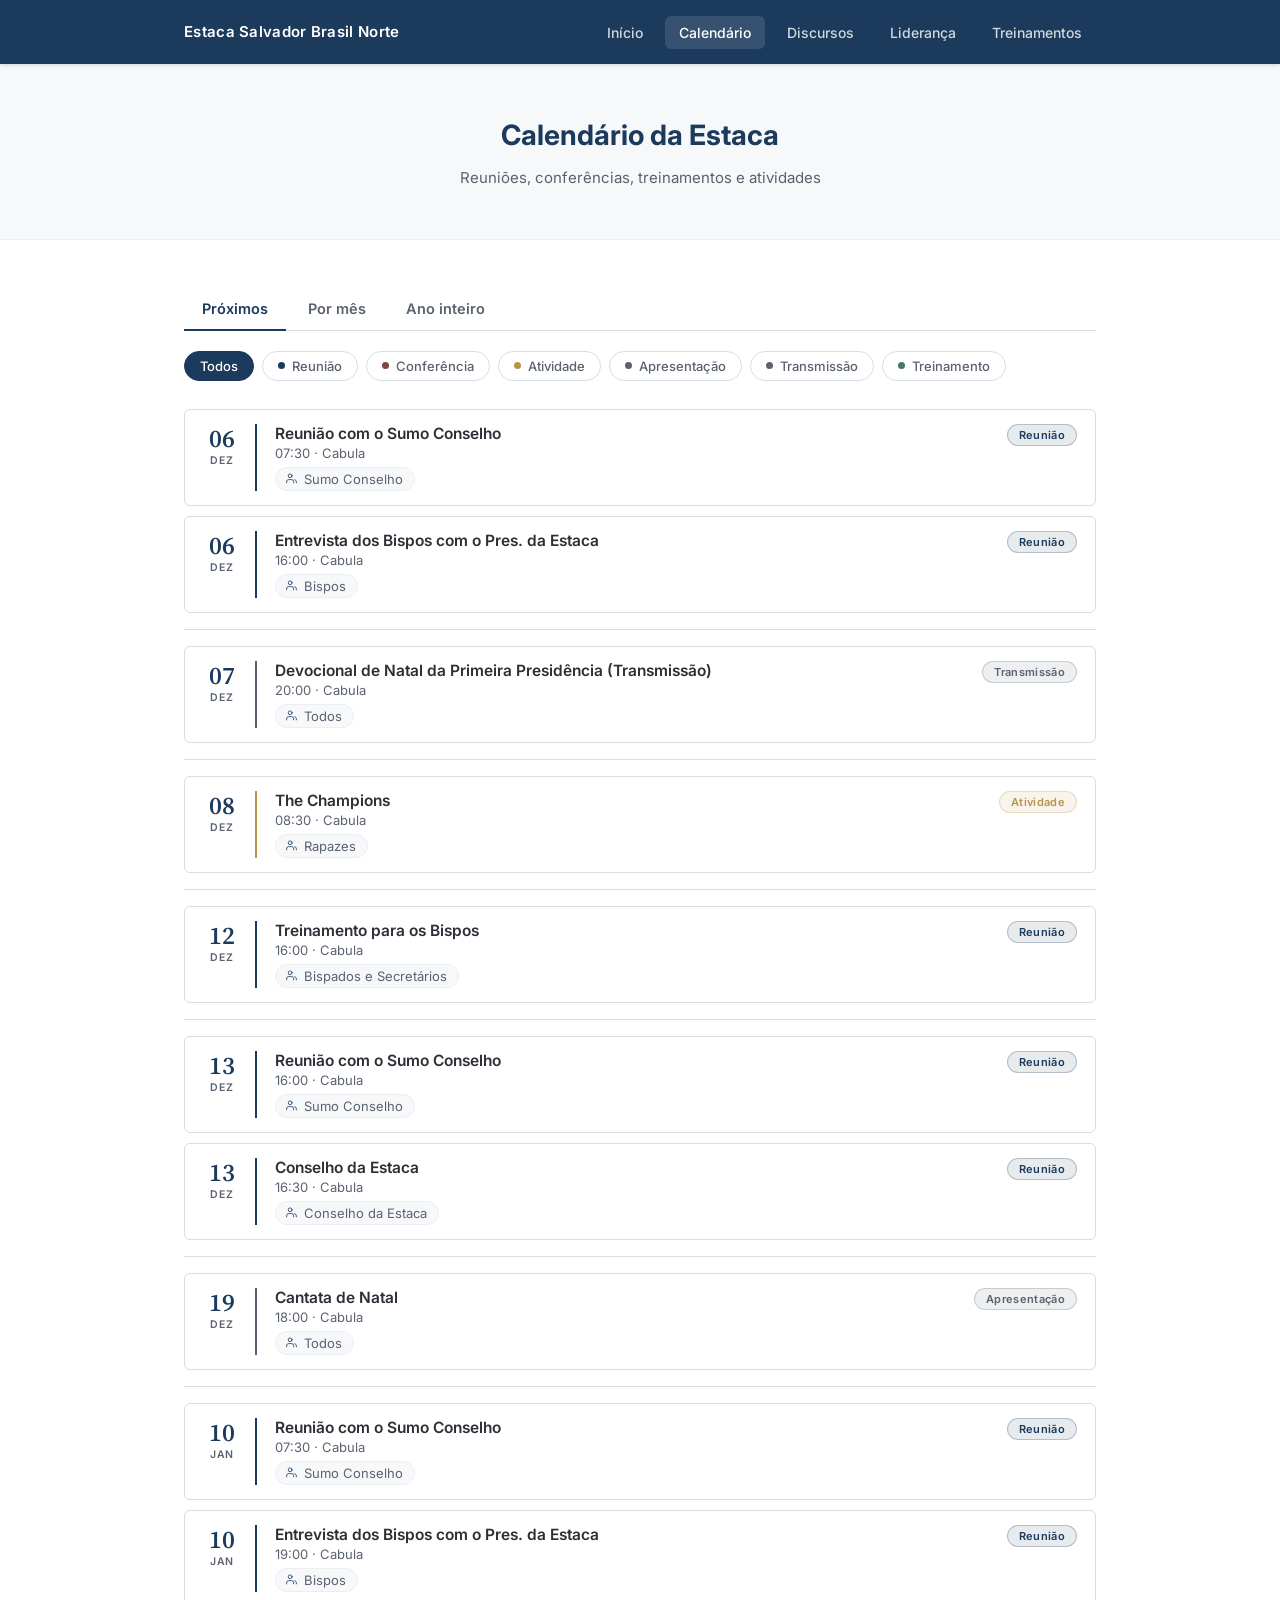
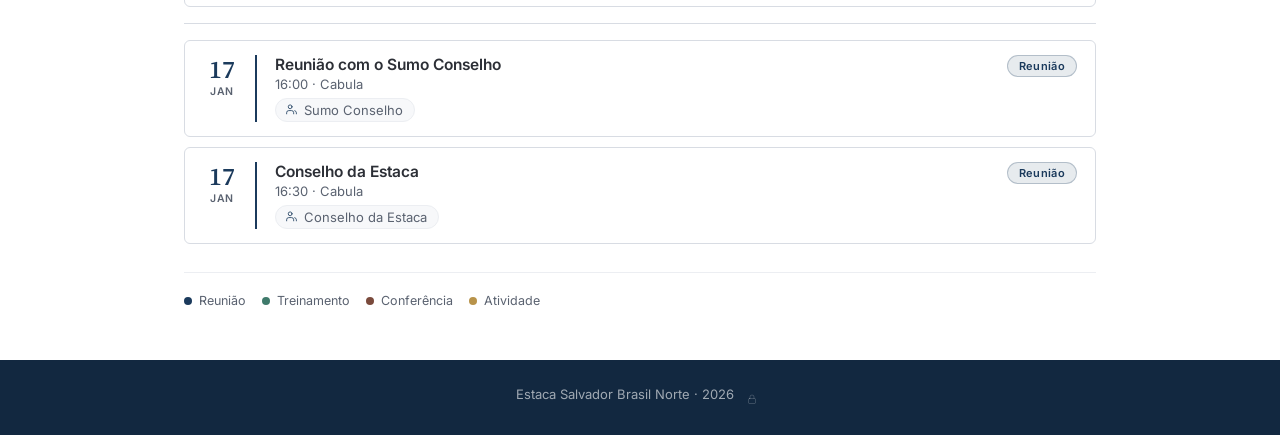
<file: calendario.html>
<!DOCTYPE html>
<html lang="pt-BR">
<head>
  <meta charset="UTF-8">
  <meta name="viewport" content="width=device-width, initial-scale=1.0">
  <title>Calendário – Estaca Salvador Brasil Norte</title>
  <link rel="preconnect" href="https://fonts.googleapis.com">
  <link rel="preconnect" href="https://fonts.gstatic.com" crossorigin>
  <link href="https://fonts.googleapis.com/css2?family=Inter:wght@400;500;600;700&family=Source+Serif+4:opsz,wght@8..60,400;8..60,600&display=swap" rel="stylesheet">
  <link rel="stylesheet" href="style.css">
</head>
<body>

  <!-- O cabeçalho é montado automaticamente pelo arquivo componentes.js.
       Não edite aqui. Para mudar o menu, abra componentes.js -->
  <div id="cabecalho"></div>

  <main>
    <section class="page-hero">
      <h1>Calendário da Estaca</h1>
      <p>Reuniões, conferências, treinamentos e atividades</p>
    </section>

    <div class="container">

      <!--
        ╔══════════════════════════════════════════════════════════════════╗
        ║  COMO ALTERAR OS EVENTOS DESTE CALENDÁRIO                        ║
        ║                                                                  ║
        ║  Você NÃO edita nada nesta página, nem no GitHub.                ║
        ║                                                                  ║
        ║  Entre em Área da Liderança > Calendário da Estaca,              ║
        ║  digite o código e crie, altere ou exclua os eventos por lá.     ║
        ║  O que você salvar aparece aqui em seguida.                      ║
        ║                                                                  ║
        ║  Os eventos ficam guardados na planilha do Google.               ║
        ║  O arquivo calendario.csv continua no site só como reserva,      ║
        ║  para o calendário não sumir se a planilha ficar fora do ar.     ║
        ╚══════════════════════════════════════════════════════════════════╝
      -->

      <div class="cal-abas">
        <button class="cal-aba ativo" data-visao="proximos">Próximos</button>
        <button class="cal-aba" data-visao="mes">Por mês</button>
        <button class="cal-aba" data-visao="ano">Ano inteiro</button>
      </div>

      <div class="cal-filtros" id="cal-filtros"></div>

      <div id="cal-conteudo">
        <p class="cal-vazio">Carregando calendário...</p>
      </div>

      <div class="cal-legenda">
        <span class="cal-legenda-item tipo-reuniao">Reunião</span>
        <span class="cal-legenda-item tipo-treinamento">Treinamento</span>
        <span class="cal-legenda-item tipo-conferencia">Conferência</span>
        <span class="cal-legenda-item tipo-atividade">Atividade</span>
      </div>

    </div>
  </main>

  <!-- O rodapé é montado automaticamente pelo arquivo componentes.js -->
  <div id="rodape"></div>

  <script src="componentes.js"></script>
  <script src="calendario.js"></script>
</body>
</html>
</file>
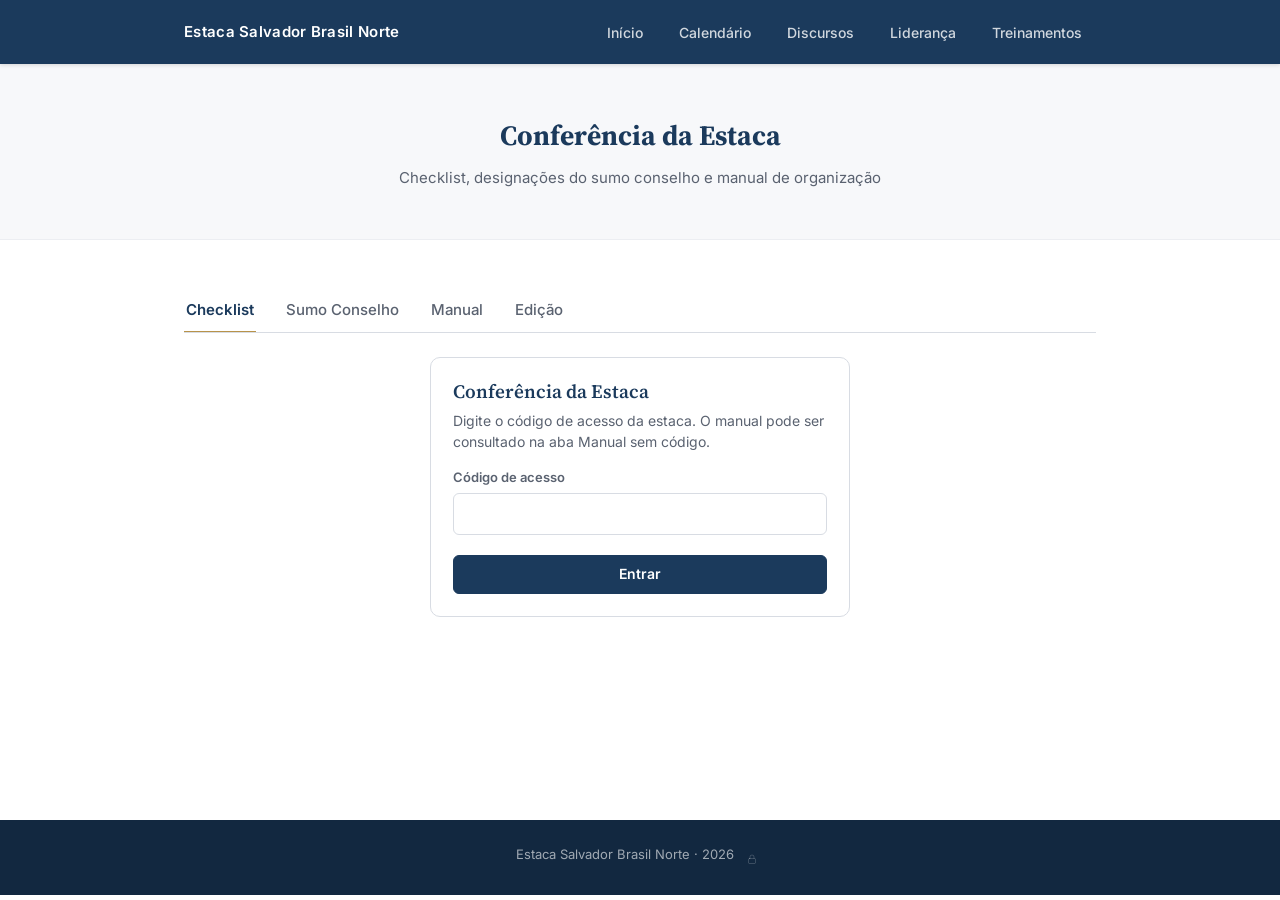
<file: conferencia.html>
<!DOCTYPE html>
<html lang="pt-BR">
<head>
  <meta charset="UTF-8">
  <meta name="viewport" content="width=device-width, initial-scale=1.0">
  <!-- Pede ao Google para não mostrar esta página nas buscas -->
  <meta name="robots" content="noindex, nofollow">
  <title>Conferência da Estaca | Estaca Salvador Brasil Norte</title>
  <link rel="preconnect" href="https://fonts.googleapis.com">
  <link rel="preconnect" href="https://fonts.gstatic.com" crossorigin>
  <link href="https://fonts.googleapis.com/css2?family=Inter:wght@400;500;600;700&family=Source+Serif+4:opsz,wght@8..60,400;8..60,600&display=swap" rel="stylesheet">

  <!-- Estilos de reserva: só valem se o style.css do site não carregar -->
  <style>
    body { margin: 0; font-family: "Inter", system-ui, sans-serif; color: #1F2937; background: #FFFFFF; }
    .page-hero { background: #F7F8FA; border-bottom: 1px solid #EEF0F3; padding: 44px 20px; text-align: center; }
    .page-hero h1 { font-family: "Source Serif 4", Georgia, serif; font-size: 28px; font-weight: 600; color: #1B3A5C; margin: 0 0 8px; }
    .page-hero p { font-size: 15px; color: #5B6573; max-width: 540px; margin: 0 auto; }
    .container { max-width: 960px; margin: 0 auto; padding: 40px 20px; }
  </style>

  <link rel="stylesheet" href="style.css">

  <!-- Estilos próprios desta página (todos começam com cf- ou qd-) -->
  <style>
    [hidden] { display: none !important; }

    .cf {
      --cf-navy: var(--navy, #1B3A5C);
      --cf-navy-esc: var(--navy-dark, #12293F);
      --cf-gold: var(--gold, #B8934A);
      --cf-g50: var(--gray-50, #F7F8FA);
      --cf-g100: var(--gray-100, #EEF0F3);
      --cf-g200: var(--gray-200, #E2E5EA);
      --cf-g600: var(--gray-600, #5B6573);
      --cf-texto: #1F2937;
      --cf-ok: #2F6B4F;
      --cf-ok-bg: #E8F2EC;
      --cf-atr: #A23B3B;
      --cf-atr-bg: #FBECEC;
      --cf-breve: #8A6A2F;
      --cf-breve-bg: #F6EFE1;
      --cf-serif: "Source Serif 4", Georgia, serif;
      font-family: "Inter", system-ui, -apple-system, "Segoe UI", sans-serif;
      font-size: 15px;
      line-height: 1.55;
      color: var(--cf-texto);
    }
    .cf *, .cf *::before, .cf *::after { box-sizing: border-box; }
    .cf h2, .cf h3, .cf h4, .cf h5 { font-family: var(--cf-serif); color: var(--cf-navy); font-weight: 600; line-height: 1.25; margin: 0; }
    .cf p { margin: 0; }
    .cf button, .cf input, .cf select, .cf textarea { font-family: inherit; }
    .cf svg { width: 18px; height: 18px; fill: none; stroke: currentColor; stroke-width: 1.6; stroke-linecap: round; stroke-linejoin: round; flex-shrink: 0; }

    /* ----- Abas ----- */
    .cf-abas { display: flex; gap: 28px; border-bottom: 1px solid var(--cf-g200); margin-bottom: 24px; overflow-x: auto; scrollbar-width: none; }
    .cf-abas::-webkit-scrollbar { display: none; }
    .cf-aba { flex-shrink: 0; appearance: none; background: none; border: 0; border-bottom: 2px solid transparent; margin: 0 0 -1px; padding: 12px 2px; font-size: 15px; font-weight: 500; color: var(--cf-g600); cursor: pointer; white-space: nowrap; }
    .cf-aba:hover { color: var(--cf-navy); }
    .cf-aba.ativa { color: var(--cf-navy); font-weight: 600; border-bottom-color: var(--cf-gold); }

    /* ----- Botões ----- */
    .cf-btn { display: inline-flex; align-items: center; justify-content: center; gap: 8px; padding: 10px 18px; border: 1.5px solid var(--cf-navy); border-radius: 6px; background: #FFFFFF; color: var(--cf-navy); font-size: 14px; font-weight: 600; line-height: 1.2; cursor: pointer; text-decoration: none; transition: background .2s, color .2s, border-color .2s; }
    .cf-btn:hover { background: var(--cf-navy); color: #FFFFFF; }
    .cf-btn-sol { background: var(--cf-navy); color: #FFFFFF; }
    .cf-btn-sol:hover { background: var(--cf-navy-esc); border-color: var(--cf-navy-esc); }
    .cf-btn-perigo { border-color: var(--cf-atr); color: var(--cf-atr); }
    .cf-btn-perigo:hover { background: var(--cf-atr); border-color: var(--cf-atr); color: #FFFFFF; }
    .cf-btn:disabled { opacity: .6; cursor: default; }
    .cf-btn svg { width: 16px; height: 16px; }
    .cf-btn-peq { padding: 7px 14px; font-size: 13px; }
    .cf-link { display: inline-flex; align-items: center; gap: 6px; background: none; border: 0; padding: 0; color: var(--cf-navy); font-size: 14px; font-weight: 600; cursor: pointer; text-decoration: underline; text-decoration-color: var(--cf-g200); text-underline-offset: 3px; }
    .cf-link:hover { text-decoration-color: var(--cf-gold); }
    .cf-link svg { width: 15px; height: 15px; }
    .cf-icone-btn { display: inline-flex; background: none; border: 0; padding: 4px; margin: -4px -6px -4px 0; color: inherit; cursor: pointer; border-radius: 4px; }
    .cf-icone-btn svg { width: 15px; height: 15px; }

    /* ----- Cartões e campos ----- */
    .cf-card { background: #FFFFFF; border: 1px solid var(--cf-g200); border-radius: 10px; padding: 22px; }
    .cf-card h3 { font-size: 19px; margin-bottom: 6px; }
    .cf-card h4 { font-size: 17px; margin-bottom: 4px; }
    .cf-campos { display: grid; grid-template-columns: 1fr 1fr; gap: 14px; margin-top: 14px; }
    .cf-campo { margin-top: 14px; }
    .cf-campos .cf-campo { margin-top: 0; }
    .cf-campo label { display: block; font-size: 13px; font-weight: 600; color: var(--cf-g600); margin-bottom: 6px; }
    .cf-campo input, .cf-campo select, .cf textarea, .cf-resp-linha select, .cf-nome-row input {
      width: 100%; font-size: 16px; color: var(--cf-texto); background: #FFFFFF;
      border: 1px solid var(--cf-g200); border-radius: 6px; padding: 10px 12px; margin: 0;
    }
    .cf input:focus, .cf select:focus, .cf textarea:focus { outline: 2px solid rgba(184, 147, 74, .35); outline-offset: 1px; border-color: var(--cf-gold); }
    .cf textarea { display: block; resize: vertical; min-height: 64px; line-height: 1.5; }
    .cf-ajuda { font-size: 13px; color: var(--cf-g600); margin-top: 10px !important; }
    .cf-erro { font-size: 13px; color: var(--cf-atr); margin-top: 12px !important; }
    .cf-erro:empty { display: none; }
    .cf-acoes { display: flex; flex-wrap: wrap; align-items: center; gap: 10px; margin-top: 16px; }
    .cf-vazio { text-align: center; color: var(--cf-g600); font-size: 14px; padding: 32px 20px; margin-top: 20px; border: 1px dashed var(--cf-g200); border-radius: 10px; }
    .cf-alerta { background: var(--cf-atr-bg); color: var(--cf-atr); border-radius: 8px; padding: 14px 16px; font-size: 14px; }

    /* ----- Entrada ----- */
    .cf-login { max-width: 420px; margin: 8px auto 0; }
    .cf-login > p { font-size: 14px; color: var(--cf-g600); }
    .cf-login .cf-btn { width: 100%; margin-top: 20px; }
    .cf-carregando { text-align: center; color: var(--cf-g600); font-size: 14px; padding: 48px 20px; }

    /* ----- Situação da sincronização ----- */
    .cf-status-linha { display: flex; justify-content: flex-end; margin-bottom: 14px; }
    .cf-status { display: inline-flex; align-items: center; gap: 7px; font-size: 12px; font-weight: 500; padding: 4px 10px; border-radius: 999px; background: var(--cf-g50); border: 1px solid var(--cf-g100); color: var(--cf-g600); }
    .cf-ponto { width: 6px; height: 6px; border-radius: 50%; background: currentColor; }
    .cf-status-ok { color: var(--cf-ok); }
    .cf-status-salvando { color: var(--cf-breve); }
    .cf-status-erro { color: var(--cf-atr); background: var(--cf-atr-bg); border-color: transparent; }

    /* ----- Cabeçalho da conferência ----- */
    .cf-cab { display: flex; justify-content: space-between; align-items: flex-start; gap: 16px; }
    .cf-cab h2 { font-size: 24px; margin-bottom: 2px; }
    .cf-cab p { font-size: 14px; color: var(--cf-g600); }
    .cf-trocar { flex-shrink: 0; display: inline-flex; align-items: center; gap: 4px; appearance: none; background: #FFFFFF; border: 1px solid var(--cf-g200); border-radius: 6px; padding: 7px 10px 7px 12px; font-size: 13px; font-weight: 500; color: var(--cf-navy); cursor: pointer; }
    .cf-trocar:hover { border-color: var(--cf-navy); }
    .cf-trocar svg { width: 15px; height: 15px; transition: transform .2s; }
    .cf-trocar.aberto svg { transform: rotate(180deg); }
    .cf-trocar-painel { margin-top: 14px; padding: 6px 0 18px; }
    .cf-trocar-painel .cf-form-nova { padding: 12px 18px 0; }
    .cf-confs { list-style: none; margin: 0; padding: 0; }
    .cf-confs button { position: relative; display: flex; flex-direction: column; gap: 2px; width: 100%; appearance: none; background: none; border: 0; border-bottom: 1px solid var(--cf-g100); padding: 12px 18px; text-align: left; font-size: 15px; color: var(--cf-texto); cursor: pointer; }
    .cf-confs button:hover { background: var(--cf-g50); }
    .cf-confs button.atual { color: var(--cf-navy); font-weight: 600; }
    .cf-confs button.atual::before { content: ""; position: absolute; left: 0; top: 10px; bottom: 10px; width: 3px; background: var(--cf-gold); }
    .cf-confs small { font-size: 13px; font-weight: 400; color: var(--cf-g600); }
    .cf-trocar-painel > .cf-acoes { padding: 0 18px; }
    .cf-trocar-painel > .cf-acoes .cf-link { margin-left: auto; }
    .cf-form-nova h3 { font-size: 19px; }

    /* ----- Progresso e faixas de botões ----- */
    .cf-prog { margin: 22px 0 16px; }
    .cf-prog-nums { display: flex; justify-content: space-between; gap: 12px; margin-bottom: 8px; font-size: 13px; color: var(--cf-g600); }
    .cf-prog-nums .atr { color: var(--cf-atr); font-weight: 600; }
    .cf-barra { height: 5px; background: var(--cf-g100); border-radius: 999px; overflow: hidden; }
    .cf-barra span { display: block; height: 100%; background: var(--cf-navy); border-radius: 999px; transition: width .3s; }
    .cf-chips { display: flex; gap: 6px; overflow-x: auto; margin: 0 -20px; padding: 2px 20px 6px; scrollbar-width: none; -webkit-overflow-scrolling: touch; }
    .cf-chips::-webkit-scrollbar { display: none; }
    .cf-chip { flex: 0 0 auto; appearance: none; background: #FFFFFF; border: 1px solid var(--cf-g200); color: var(--cf-g600); font-size: 13px; font-weight: 500; padding: 7px 13px; border-radius: 999px; cursor: pointer; white-space: nowrap; }
    .cf-chip:hover { border-color: var(--cf-navy); color: var(--cf-navy); }
    .cf-chip.ativo { background: var(--cf-navy); border-color: var(--cf-navy); color: #FFFFFF; }
    .cf-secoes { margin-top: 20px; }

    /* ----- Checklist ----- */
    .cf-grupo { margin-top: 26px; }
    .cf-grupo-cab { position: relative; display: flex; justify-content: space-between; align-items: baseline; gap: 12px; padding-bottom: 8px; border-bottom: 1px solid var(--cf-g200); }
    .cf-grupo-cab::before { content: ""; position: absolute; left: 0; bottom: -1px; width: 36px; height: 2px; background: var(--cf-gold); }
    .cf-grupo-cab h3 { font-size: 17px; }
    .cf-grupo-cab span { font-size: 13px; color: var(--cf-g600); white-space: nowrap; }
    .cf-grupo-cab span.atr { color: var(--cf-atr); font-weight: 600; }
    .cf-grupo-cab span.ok { color: var(--cf-ok); font-weight: 600; }
    .cf-item { position: relative; display: flex; align-items: flex-start; gap: 14px; padding: 13px 0; border-bottom: 1px solid var(--cf-g100); cursor: pointer; }
    .cf-item input { position: absolute; width: 1px; height: 1px; opacity: 0; margin: 0; }
    .cf-caixa { flex-shrink: 0; display: flex; align-items: center; justify-content: center; width: 22px; height: 22px; margin-top: 1px; border: 1.5px solid var(--cf-navy); border-radius: 5px; background: #FFFFFF; color: transparent; transition: background .15s; }
    .cf-caixa svg { width: 14px; height: 14px; stroke-width: 2.6; }
    .cf-item input:checked + .cf-caixa { background: var(--cf-navy); color: #FFFFFF; }
    .cf-item input:focus-visible + .cf-caixa { outline: 2px solid var(--cf-gold); outline-offset: 2px; }
    .cf-item-txt { display: flex; flex-direction: column; gap: 2px; min-width: 0; }
    .cf-item-tarefa { font-size: 15px; line-height: 1.45; }
    .cf-item-resp { font-size: 12.5px; color: var(--cf-g600); }
    .cf-item-resp b, .cf-ed-sub b { font-weight: 600; color: var(--cf-navy); }
    .cf-item.feita .cf-item-tarefa { color: var(--cf-g600); text-decoration: line-through; text-decoration-color: rgba(91, 101, 115, .5); }

    /* ----- Edição ----- */
    .cf-intro { font-size: 14px; color: var(--cf-g600); max-width: 680px; margin: 18px 0 16px !important; }
    .cf-ed-novo { margin-bottom: 4px; }
    .cf-ed-lista { margin-top: 14px; border-top: 1px solid var(--cf-g200); }
    .cf-ed-row { display: flex; align-items: center; gap: 10px; padding: 11px 0; border-bottom: 1px solid var(--cf-g100); }
    .cf-setas { display: flex; flex-direction: column; flex-shrink: 0; }
    .cf-setas button { appearance: none; background: none; border: 0; padding: 2px 4px; color: var(--cf-g600); cursor: pointer; line-height: 0; border-radius: 4px; }
    .cf-setas button:hover { color: var(--cf-navy); background: var(--cf-g50); }
    .cf-setas button:disabled { visibility: hidden; }
    .cf-setas svg { width: 17px; height: 17px; }
    .cf-ed-txt { flex: 1; min-width: 0; display: flex; flex-direction: column; gap: 2px; }
    .cf-ed-titulo { font-size: 15px; line-height: 1.4; }
    .cf-ed-sub { font-size: 12.5px; color: var(--cf-g600); }
    .cf-lapis { flex-shrink: 0; padding: 8px; margin: 0; color: var(--cf-g600); }
    .cf-lapis:hover { color: var(--cf-navy); background: var(--cf-g50); }
    .cf-lapis svg { width: 17px; height: 17px; }
    .cf-ed-form { margin: 12px 0; border-color: var(--cf-navy); }
    .cf-ed-form .cf-btn-perigo { margin-left: auto; }
    .cf-resps { display: grid; gap: 8px; }
    .cf-resp-linha { display: flex; gap: 6px; align-items: center; }
    .cf-resp-linha .cf-icone-btn { margin: 0; padding: 8px; color: var(--cf-g600); }
    .cf-resp-linha .cf-icone-btn svg { width: 17px; height: 17px; }
    .cf-add { margin-top: 10px; }
    .cf-quando { display: grid; grid-template-columns: 88px 1fr; gap: 10px; }
    .cf-previa { font-size: 13px; color: var(--cf-g600); margin-top: 8px !important; }
    .cf-check-linha { display: flex; gap: 10px; align-items: flex-start; font-size: 14px; cursor: pointer; }
    .cf-check-linha input { flex-shrink: 0; width: 18px; height: 18px; margin: 2px 0 0; accent-color: var(--cf-navy); }
    .cf-check-destaque { margin-top: 16px; }
    .cf-ve { margin-top: 16px; border: 1px solid var(--cf-g200); border-radius: 8px; padding: 0 14px; }
    .cf-ve summary { padding: 12px 0; font-size: 14px; font-weight: 600; color: var(--cf-navy); cursor: pointer; }
    .cf-checks { display: grid; grid-template-columns: repeat(auto-fill, minmax(220px, 1fr)); gap: 8px 18px; padding: 2px 0 14px; }
    .cf-nomes { border-top: 1px solid var(--cf-g200); }
    .cf-nome-row { display: grid; grid-template-columns: minmax(0, 1fr) minmax(0, 1.3fr); gap: 14px; align-items: center; padding: 8px 0; border-bottom: 1px solid var(--cf-g100); cursor: text; }
    .cf-nome-row span { font-size: 14px; }
    .cf-nome-row input { padding: 9px 11px; }
    .cf-perigo { margin-top: 28px; padding-top: 22px; border-top: 1px solid var(--cf-g200); }
    .cf-perigo h4 { font-size: 16px; color: var(--cf-atr); }
    .cf-perigo p { font-size: 14px; color: var(--cf-g600); margin: 6px 0 14px !important; max-width: 560px; }

    /* ----- Aba Sumo Conselho ----- */
    .cf-sumo-acoes { display: flex; flex-wrap: wrap; align-items: center; gap: 12px 20px; margin-top: 22px; }
    .cf-faltam { margin-top: 14px !important; font-size: 13.5px; color: var(--cf-breve); background: var(--cf-breve-bg); border-radius: 6px; padding: 9px 12px; }
    .cf-papel { margin-top: 18px; border: 1px solid var(--cf-g200); border-radius: 10px; padding: 28px; background: #FFFFFF; }

    /* ----- Quadro do sumo conselho (tela e impressão) ----- */
    .qd { font-family: "Inter", system-ui, sans-serif; color: #1F2937; }
    .qd * { box-sizing: border-box; }
    .qd-cab { padding-bottom: 14px; margin-bottom: 16px; border-bottom: 2px solid #B8934A; }
    .qd-estaca { display: block; font-size: 11px; font-weight: 600; letter-spacing: .12em; text-transform: uppercase; color: #B8934A; }
    .qd-titulo { font-family: "Source Serif 4", Georgia, serif; font-size: 27px; font-weight: 600; line-height: 1.2; color: #1B3A5C; margin: 4px 0 3px; }
    .qd-sub { font-size: 14px; color: #5B6573; margin: 0; }
    .qd-indice { background: #F7F8FA; border: 1px solid #EEF0F3; border-radius: 8px; padding: 12px 16px 10px; margin-bottom: 16px; break-inside: avoid; }
    .qd-indice h3 { font-family: "Inter", system-ui, sans-serif; font-size: 11px; font-weight: 600; letter-spacing: .08em; text-transform: uppercase; color: #5B6573; margin: 0 0 6px; }
    .qd-indice ul { list-style: none; margin: 0; padding: 0; columns: 3 170px; column-gap: 24px; }
    .qd-indice li { break-inside: avoid; padding: 3px 0; font-size: 13px; line-height: 1.35; }
    .qd-indice b { font-weight: 600; color: #1B3A5C; }
    .qd-indice span { color: #5B6573; }
    .qd-grade { display: grid; grid-template-columns: 1fr 1fr; gap: 12px; }
    .qd-card { position: relative; border: 1px solid #D9DEE5; border-radius: 8px; padding: 16px 16px 14px; break-inside: avoid; }
    .qd-card::before { content: ""; position: absolute; left: 16px; top: -1px; width: 30px; height: 3px; background: #B8934A; }
    .qd-card h3 { font-family: "Source Serif 4", Georgia, serif; font-size: 18px; font-weight: 600; color: #1B3A5C; margin: 0 0 8px; }
    .qd-nomes { list-style: none; margin: 0 0 8px; padding: 0; }
    .qd-nomes li { font-size: 15px; font-weight: 600; line-height: 1.45; color: #1F2937; }
    .qd-nomes li.qd-falta { font-weight: 500; font-style: italic; color: #8A93A0; }
    .qd-card p { font-size: 12.5px; line-height: 1.5; color: #5B6573; margin: 0; }
    .qd-rodape { margin: 14px 0 0; font-size: 12px; line-height: 1.5; color: #5B6573; text-align: center; }
    .qd-kit { margin-top: 28px; padding-top: 24px; border-top: 1px dashed #D9DEE5; }
    .qd-kit-intro { font-size: 13.5px; color: #5B6573; margin: 0 0 12px; }
    .qd-kit-grade { columns: 2 220px; column-gap: 28px; }
    .qd-kit-grupo { break-inside: avoid; margin-bottom: 14px; }
    .qd-kit-grupo h3 { font-family: "Source Serif 4", Georgia, serif; font-size: 16px; font-weight: 600; color: #1B3A5C; margin: 0 0 4px; }
    .qd-kit-grupo ul { list-style: none; margin: 0; padding: 0; }
    .qd-kit-grupo li { display: flex; gap: 8px; font-size: 13px; line-height: 1.4; padding: 4px 0; border-bottom: 1px solid #EEF0F3; }
    .qd-kit-grupo li::before { content: ""; flex-shrink: 0; width: 11px; height: 11px; margin-top: 3px; border: 1.3px solid #1B3A5C; border-radius: 2px; }
    #cf-quadro-print { display: none; }

    /* ----- Aviso flutuante ----- */
    .cf-aviso { position: fixed; left: 50%; bottom: 24px; z-index: 1000; max-width: calc(100% - 32px); transform: translate(-50%, 16px); opacity: 0; pointer-events: none; background: var(--cf-navy); color: #FFFFFF; font-size: 14px; text-align: center; padding: 12px 18px; border-radius: 8px; box-shadow: 0 6px 24px rgba(0, 0, 0, .18); transition: opacity .25s, transform .25s; }
    .cf-aviso.visivel { opacity: 1; transform: translate(-50%, 0); }

    /* ----- Manual ----- */
    .cf-manual-topo { display: flex; flex-wrap: wrap; justify-content: space-between; align-items: flex-start; gap: 16px 24px; margin-bottom: 24px; }
    .cf-manual-topo p { max-width: 640px; color: var(--cf-g600); }
    .cf-manual-topo p + p { margin-top: 10px; }
    .cf-sec { background: #FFFFFF; border: 1px solid var(--cf-g200); border-radius: 10px; margin-bottom: 12px; overflow: hidden; }
    .cf-sec > summary { display: flex; align-items: center; gap: 14px; padding: 18px 20px; cursor: pointer; list-style: none; }
    .cf-sec > summary::-webkit-details-marker { display: none; }
    .cf-sec > summary:hover .cf-sec-tit { color: var(--cf-navy-esc); }
    .cf-sec-num { flex-shrink: 0; width: 22px; font-family: var(--cf-serif); font-size: 15px; font-weight: 600; color: var(--cf-gold); }
    .cf-sec-tit { flex: 1; font-family: var(--cf-serif); font-size: 18px; font-weight: 600; color: var(--cf-navy); line-height: 1.3; }
    .cf-sec-tit small { display: block; margin-top: 2px; font-family: "Inter", system-ui, sans-serif; font-size: 13px; font-weight: 400; color: var(--cf-g600); }
    .cf-sec > summary svg { color: var(--cf-g600); transition: transform .25s; }
    .cf-sec[open] > summary svg { transform: rotate(180deg); }
    .cf-sec-corpo { padding: 6px 20px 24px 56px; border-top: 1px solid var(--cf-g100); }
    .cf-sec-corpo h4 { font-size: 16px; margin: 24px 0 6px; }
    .cf-sec-corpo h4 small { font-family: "Inter", system-ui, sans-serif; font-size: 13px; font-weight: 400; color: var(--cf-g600); margin-left: 6px; }
    .cf-sec-corpo > p, .cf-sec-corpo > div > p { margin-top: 10px; }
    .cf-sec-corpo ul { margin: 8px 0 0; padding-left: 18px; }
    .cf-sec-corpo li { margin: 4px 0; }
    .cf-sec-corpo li::marker { color: var(--cf-gold); }
    .cf-tab { width: 100%; border-collapse: collapse; margin-top: 10px; font-size: 14px; }
    .cf-tab th { text-align: left; font-size: 11.5px; font-weight: 600; letter-spacing: .06em; text-transform: uppercase; color: var(--cf-g600); padding: 8px 12px 8px 0; border-bottom: 1px solid var(--cf-g200); }
    .cf-tab td { padding: 10px 12px 10px 0; border-bottom: 1px solid var(--cf-g100); vertical-align: top; }
    .cf-tab .cf-tab-grupo td { padding-top: 18px; font-family: var(--cf-serif); font-weight: 600; color: var(--cf-navy); border-bottom: 1px solid var(--cf-g200); }
    .cf-nw { white-space: nowrap; }
    .cf-nota { margin-top: 18px; background: var(--cf-g50); border-left: 3px solid var(--cf-gold); border-radius: 0 6px 6px 0; padding: 12px 14px; font-size: 14px; }
    .cf-frentes { display: grid; grid-template-columns: repeat(auto-fill, minmax(240px, 1fr)); gap: 12px; margin-top: 14px; }
    .cf-frente { background: var(--cf-g50); border: 1px solid var(--cf-g100); border-radius: 8px; padding: 14px 16px; }
    .cf-frente h5 { font-size: 15px; margin-bottom: 4px; }
    .cf-frente p { font-size: 14px; color: var(--cf-g600); }
    .cf-checklist { list-style: none; padding: 0 !important; columns: 2; column-gap: 28px; }
    .cf-checklist li { display: flex; gap: 10px; align-items: flex-start; break-inside: avoid; }
    .cf-checklist li::before { content: ""; flex-shrink: 0; width: 13px; height: 13px; margin-top: 5px; border: 1.5px solid var(--cf-navy); border-radius: 3px; }
    .cf-fluxo { display: flex; flex-wrap: wrap; align-items: center; gap: 8px; margin-top: 12px; }
    .cf-fluxo span { padding: 8px 12px; border: 1px solid var(--cf-g200); border-radius: 6px; background: #FFFFFF; font-size: 13px; font-weight: 600; color: var(--cf-navy); text-align: center; }
    .cf-fluxo span.destino { background: var(--cf-navy); border-color: var(--cf-navy); color: #FFFFFF; }
    .cf-fluxo i { display: flex; justify-content: center; color: var(--cf-gold); }
    .cf-fluxo i svg { width: 16px; height: 16px; }
    .cf-crono-fase h4 { margin-top: 22px; }
    .cf-modelos { display: grid; grid-template-columns: repeat(auto-fill, minmax(250px, 1fr)); gap: 10px; margin-top: 12px; }
    .cf-modelo { display: flex; align-items: center; gap: 12px; padding: 12px 14px; border: 1px solid var(--cf-g200); border-radius: 8px; background: #FFFFFF; color: var(--cf-navy); text-decoration: none; font-size: 14px; font-weight: 600; line-height: 1.3; transition: border-color .2s, background .2s; }
    .cf-modelo:hover { border-color: var(--cf-navy); background: var(--cf-g50); }
    .cf-modelo svg { width: 22px; height: 22px; color: var(--cf-gold); }
    .cf-modelo small { display: block; margin-top: 2px; font-size: 12.5px; font-weight: 400; color: var(--cf-g600); }
    .cf-passos { margin: 8px 0 14px; padding-left: 22px; }
    .cf-passos li { margin: 6px 0; padding-left: 4px; }
    .cf-passos li::marker { color: var(--cf-gold); font-weight: 600; }
    .cf-msg { margin: 10px 0 0; padding: 12px 14px; max-width: 360px; background: var(--cf-g50); border: 1px solid var(--cf-g100); border-radius: 8px; font-family: ui-monospace, Menlo, Consolas, monospace; font-size: 13px; line-height: 1.6; white-space: pre-wrap; color: var(--cf-texto); }
    .cf-kit { display: grid; grid-template-columns: repeat(auto-fill, minmax(230px, 1fr)); gap: 4px 28px; margin-top: 6px; }
    .cf-kit-grupo h5 { font-size: 14.5px; margin: 12px 0 2px; }
    .cf-kit .cf-checklist { columns: 1; margin-top: 4px; }
    .cf-kit-opcao { margin-top: 14px; }
    .cf-crono-lista { list-style: none; padding: 0 !important; }
    .cf-crono-lista li { display: flex; justify-content: space-between; gap: 16px; margin: 0 !important; padding: 8px 0; border-bottom: 1px solid var(--cf-g100); }
    .cf-crono-lista em { flex-shrink: 0; max-width: 45%; font-style: normal; font-size: 13px; color: var(--cf-g600); text-align: right; }

    @media (min-width: 700px) {
      .cf-chips { flex-wrap: wrap; overflow: visible; margin: 0; padding: 0; }
    }

    @media (max-width: 640px) {
      .cf-abas { gap: 20px; }
      .cf-aba { font-size: 14.5px; }
      .cf-card { padding: 18px; }
      .cf-campos { grid-template-columns: 1fr; }
      .cf-cab h2 { font-size: 22px; }
      .cf-nome-row { grid-template-columns: 1fr; gap: 6px; padding: 10px 0; }
      .cf-papel { padding: 18px 14px; }
      .qd-titulo { font-size: 22px; }
      .qd-grade { grid-template-columns: 1fr; }
      .cf-sec > summary { padding: 16px 18px; }
      .cf-sec-corpo { padding: 4px 18px 22px; }
      .cf-checklist { columns: 1; }
      .cf-fluxo { flex-direction: column; align-items: stretch; }
      .cf-fluxo i svg { transform: rotate(90deg); }
      .cf-crono-lista li { flex-direction: column; gap: 2px; }
      .cf-crono-lista em { max-width: none; text-align: left; }
    }

    @page { size: A4; margin: 12mm; }

    @media print {
      .site-header, .site-footer, .cf-abas, .cf-imprimir, .cf-aviso, .cf-status-linha, .cf-trocar, .cf-chips, .cf-sumo-acoes { display: none !important; }
      main { margin-top: 0 !important; }
      .page-hero { background: none !important; border: 0 !important; padding: 0 0 12px !important; }
      .container { max-width: none !important; padding: 0 !important; }
      .cf-sec { border: 0; border-radius: 0; margin: 0 0 20px; overflow: visible; }
      .cf-sec > summary { padding: 0 0 6px; border-bottom: 1px solid #999999; }
      .cf-sec > summary svg { display: none; }
      .cf-sec-corpo { padding: 0; border: 0; }

      /* Na aba Sumo Conselho, imprime só o quadro */
      body[data-cf-aba="sumo"] > * { display: none !important; }
      body[data-cf-aba="sumo"] > #cf-quadro-print { display: block !important; }
      .qd, .qd * { -webkit-print-color-adjust: exact; print-color-adjust: exact; }
      .qd-grade { grid-template-columns: 1fr 1fr !important; gap: 8px; }
      .qd-cab { padding-bottom: 9px; margin-bottom: 10px; }
      .qd-titulo { font-size: 22px !important; margin: 2px 0 1px; }
      .qd-sub { font-size: 12.5px; }
      .qd-indice { padding: 8px 12px 6px; margin-bottom: 10px; }
      .qd-indice h3 { margin-bottom: 3px; }
      .qd-indice li { font-size: 11.5px; padding: 1.5px 0; }
      .qd-card { padding: 10px 12px 9px; }
      .qd-card h3 { font-size: 15.5px; margin-bottom: 4px; }
      .qd-nomes { margin-bottom: 5px; }
      .qd-nomes li { font-size: 13.5px; line-height: 1.35; }
      .qd-card p { font-size: 10.8px; line-height: 1.42; }
      .qd-rodape { font-size: 10.5px; margin-top: 9px; }
      .qd-kit { margin-top: 0; padding-top: 0; border-top: 0; break-before: page; page-break-before: always; }
    }
  </style>
</head>
<body>

  <!-- O cabeçalho é montado automaticamente pelo arquivo componentes.js.
       Esta página fica FORA do menu: não acrescente ela na lista PAGINAS. -->
  <div id="cabecalho"></div>

  <main>
    <section class="page-hero">
      <h1>Conferência da Estaca</h1>
      <p>Checklist, designações do sumo conselho e manual de organização</p>
    </section>

    <div class="container cf">

      <nav class="cf-abas" aria-label="Seções da página">
        <button type="button" class="cf-aba ativa" data-aba="checklist">Checklist</button>
        <button type="button" class="cf-aba" data-aba="sumo">Sumo Conselho</button>
        <button type="button" class="cf-aba" data-aba="manual">Manual</button>
        <button type="button" class="cf-aba" data-aba="edicao">Edição</button>
      </nav>

      <!-- Checklist, Sumo Conselho e Edição são montados pelo script no fim da página -->
      <section id="cf-app" aria-live="polite"></section>

      <section id="cf-manual" hidden>

        <!--
        ╔══════════════════════════════════════════════════════════════╗
        ║  ONDE MEXER 2: TEXTO DO MANUAL                               ║
        ║                                                              ║
        ║  O manual é o texto abaixo, dividido em blocos <details>.    ║
        ║  Para mudar uma frase, procure por ela e troque o texto      ║
        ║  entre as marcações, sem apagar os sinais < e >.             ║
        ║                                                              ║
        ║  Duas partes NÃO se editam aqui, porque vêm da               ║
        ║  conferência aberta e são alteradas na aba Edição:           ║
        ║    as frentes do sumo conselho (Parte 4)                     ║
        ║    o cronograma de tarefas (Apêndice A)                      ║
        ║                                                              ║
        ║  Os modelos em Word ficam na pasta modelos/ do site.         ║
        ║  Para trocar um modelo, suba um arquivo com o mesmo          ║
        ║  nome nessa pasta.                                           ║
        ╚══════════════════════════════════════════════════════════════╝
        -->

        <div class="cf-manual-topo">
          <div>
            <p>Este manual reúne a organização padrão das conferências da Estaca Salvador Brasil Norte: o que acontece em cada momento, quem responde por cada item e quais prazos seguir. As agendas e os anexos são feitos nos modelos em Word, que podem ser baixados nas Partes 2 e 3.</p>
            <p>Os responsáveis aparecem pelo chamado, e não pelo nome, para que o manual continue valendo quando houver mudanças. Os nomes de cada conferência, as tarefas, os prazos e as frentes do sumo conselho são preenchidos na aba Edição.</p>
          </div>
          <button type="button" class="cf-btn cf-imprimir" id="cf-imprimir">
            <svg viewBox="0 0 24 24"><path d="M6 9V3h12v6"/><rect x="3" y="9" width="18" height="8" rx="2"/><path d="M6 14h12v7H6z"/></svg>
            Imprimir manual
          </button>
        </div>

        <!-- ===== PARTE 1: PROGRAMAÇÃO ===== -->
        <details class="cf-sec">
          <summary>
            <span class="cf-sec-num">1</span>
            <span class="cf-sec-tit">Programação<small>Horários padrão de sábado e domingo</small></span>
            <svg viewBox="0 0 24 24"><path d="m6 9 6 6 6-6"/></svg>
          </summary>
          <div class="cf-sec-corpo">
            <table class="cf-tab">
              <thead><tr><th>Horário</th><th>Momento</th><th>Observação</th></tr></thead>
              <tbody>
                <tr class="cf-tab-grupo"><td colspan="3">Sábado</td></tr>
                <tr><td class="cf-nw">14h</td><td>Reunião de Presidência</td><td>Presidência da Estaca</td></tr>
                <tr><td class="cf-nw">15h às 17h</td><td>Sessão de Liderança</td><td>Projetor e microfones</td></tr>
                <tr><td class="cf-nw">18h às 20h</td><td>Sessão para Membros Adultos</td><td>Projetor, microfones e transmissão para Cajazeiras</td></tr>
                <tr class="cf-tab-grupo"><td colspan="3">Domingo</td></tr>
                <tr><td class="cf-nw">8h30 às 9h30</td><td>Desjejum com Recém-Conversos</td><td>Sala do Instituto</td></tr>
                <tr><td class="cf-nw">10h às 12h</td><td>Sessão Geral</td><td>Transmissão para Cajazeiras e para o Instituto</td></tr>
                <tr><td class="cf-nw">12h</td><td>Designações e ordenações</td><td>Sala do sumo conselho</td></tr>
                <tr><td class="cf-nw">Em seguida</td><td>Reunião de Alinhamento</td><td>Sala da presidência da estaca</td></tr>
              </tbody>
            </table>
            <ul>
              <li>O prelúdio começa 15 minutos antes de cada sessão.</li>
              <li>O Presidente da Estaca coordena toda a conferência. Horários e formatos podem ser ajustados pela presidência a cada edição.</li>
            </ul>
            <h4>Reunião de Alinhamento</h4>
            <p>Acontece no próprio domingo, na sala da presidência da estaca, logo após as designações e ordenações, com a presidência da estaca e os secretários. Quando uma autoridade geral preside a conferência, a reunião é feita com ela.</p>
            <p>Pauta fixa: o que funcionou, o que precisa melhorar e o que ajustar neste manual.</p>
          </div>
        </details>

        <!-- ===== PARTE 2: AGENDAS ===== -->
        <details class="cf-sec">
          <summary>
            <span class="cf-sec-num">2</span>
            <span class="cf-sec-tit">Agendas<small>Quem preside, quem dirige e quem define cada item</small></span>
            <svg viewBox="0 0 24 24"><path d="m6 9 6 6 6-6"/></svg>
          </summary>
          <div class="cf-sec-corpo">
            <p>Cada sessão tem a sua agenda, montada pelo Secretário da Estaca a partir dos modelos abaixo. O rascunho segue para revisão da presidência uma semana antes, e a impressão é feita na véspera.</p>
            <h4>Quem preside e quem dirige</h4>
            <table class="cf-tab">
              <thead><tr><th>Sessão</th><th>Preside</th><th>Dirige</th></tr></thead>
              <tbody>
                <tr><td>Sábado 15h, Liderança</td><td>Presidente da Estaca ou autoridade geral</td><td>Um conselheiro da estaca</td></tr>
                <tr><td>Sábado 18h, Adultos</td><td>Presidente da Estaca ou autoridade geral</td><td>Um conselheiro da estaca</td></tr>
                <tr><td>Domingo 10h, Sessão Geral</td><td>Presidente da Estaca ou autoridade geral</td><td>Presidente da Estaca</td></tr>
              </tbody>
            </table>
            <h4>Quem define cada item</h4>
            <table class="cf-tab">
              <thead><tr><th>Item</th><th>Responsável</th></tr></thead>
              <tbody>
                <tr><td>Qual conselheiro dirige cada sessão de sábado</td><td>Presidente da Estaca</td></tr>
                <tr><td>Discursantes, temas e tempo</td><td>1º Conselheiro</td></tr>
                <tr><td>Testemunhos</td><td>1º Conselheiro</td></tr>
                <tr><td>Orações inicial e final</td><td>2º Conselheiro</td></tr>
                <tr><td>Hinos, regente, pianista e coro</td><td>Líder de Música da Estaca, que repassa ao conselheiro responsável pela música</td></tr>
                <tr><td>Apoios e desobrigações</td><td>Montados pela estaca no anexo do Secretário da Estaca e lidos na Sessão Geral por um conselheiro designado</td></tr>
                <tr><td>Convites</td><td>Secretário da Estaca prepara e Secretário Executivo envia</td></tr>
                <tr><td>Montagem e impressão</td><td>Secretário da Estaca</td></tr>
                <tr><td>Frequência</td><td>Sumo Conselho, na frente de frequência</td></tr>
              </tbody>
            </table>
            <h4>O que cada agenda contém</h4>
            <ul>
              <li>Data, horário do prelúdio e do início</li>
              <li>Quem preside, quem dirige e reconhecimentos</li>
              <li>Anúncios das próximas sessões</li>
              <li>Regente, pianista e, quando houver coro, regente do coro</li>
              <li>Hino inicial, hino intermediário ou especial e hino final</li>
              <li>Oração inicial e oração final</li>
              <li>Discursantes, testemunhos ou apresentações, com tema e tempo</li>
              <li>Na Sessão Geral, apoios, desobrigações e ordenações em anexo</li>
              <li>Frequência ao final, separada por local: capela, Cajazeiras, Instituto e Zoom</li>
            </ul>
            <h4>Formato das sessões</h4>
            <p>A Sessão de Liderança pode seguir formatos diferentes, como discursos, apresentações ou debates. A ordem dos itens também pode mudar de uma sessão para outra. O essencial é definir quem vai falar e quanto tempo cada um terá.</p>
            <div class="cf-nota">Discursantes e testemunhos recebem o convite com pelo menos 1 mês de antecedência, para terem tempo de se preparar.</div>
            <h4>Modelos para baixar</h4>
            <div class="cf-modelos">
              <a class="cf-modelo" href="modelos/agenda-sessao-lideranca.docx" download>
                <svg viewBox="0 0 24 24"><path d="M14 3H6a2 2 0 0 0-2 2v14a2 2 0 0 0 2 2h12a2 2 0 0 0 2-2V9z"/><path d="M14 3v6h6M12 18v-6M9 15l3 3 3-3"/></svg>
                <span>Agenda da Sessão de Liderança<small>Sábado, 15h · Word</small></span>
              </a>
              <a class="cf-modelo" href="modelos/agenda-sessao-adultos.docx" download>
                <svg viewBox="0 0 24 24"><path d="M14 3H6a2 2 0 0 0-2 2v14a2 2 0 0 0 2 2h12a2 2 0 0 0 2-2V9z"/><path d="M14 3v6h6M12 18v-6M9 15l3 3 3-3"/></svg>
                <span>Agenda da Sessão para Membros Adultos<small>Sábado, 18h · Word</small></span>
              </a>
              <a class="cf-modelo" href="modelos/agenda-sessao-geral.docx" download>
                <svg viewBox="0 0 24 24"><path d="M14 3H6a2 2 0 0 0-2 2v14a2 2 0 0 0 2 2h12a2 2 0 0 0 2-2V9z"/><path d="M14 3v6h6M12 18v-6M9 15l3 3 3-3"/></svg>
                <span>Agenda da Sessão Geral<small>Domingo, 10h · Word</small></span>
              </a>
            </div>
          </div>
        </details>

        <!-- ===== PARTE 3: CHAMADOS, DESOBRIGAÇÕES E ORDENAÇÕES ===== -->
        <details class="cf-sec">
          <summary>
            <span class="cf-sec-num">3</span>
            <span class="cf-sec-tit">Chamados, Desobrigações e Ordenações<small>Anexo da Sessão Geral</small></span>
            <svg viewBox="0 0 24 24"><path d="m6 9 6 6 6-6"/></svg>
          </summary>
          <div class="cf-sec-corpo">
            <h4>Chamados e desobrigações</h4>
            <p>São definidos pela presidência da estaca e precisam estar prontos duas semanas antes da conferência. O Secretário da Estaca monta o anexo com os nomes.</p>
            <h4>Ordenações</h4>
            <table class="cf-tab">
              <thead><tr><th>Quando</th><th>O que acontece</th><th>Responsável</th></tr></thead>
              <tbody>
                <tr><td class="cf-nw">2 meses antes</td><td>Levantar com os bispados e os presidentes de quórum os irmãos que podem ser ordenados. Esse tempo serve para prepará-los.</td><td>Secretário Executivo</td></tr>
                <tr><td class="cf-nw">2 semanas antes</td><td>Todos entrevistados, com a situação de cada um: preparado ou não.</td><td>Secretário Executivo</td></tr>
                <tr><td class="cf-nw">2 semanas antes</td><td>Montar o anexo com os nomes de cada irmão.</td><td>Secretário da Estaca</td></tr>
              </tbody>
            </table>
            <h4>Conteúdo do anexo</h4>
            <ul>
              <li>Desobrigações: nome, ala e chamado</li>
              <li>Chamados: nome, ala e chamado</li>
              <li>Ordenações ao Sacerdócio de Melquisedeque, separadas por ofício (élder e sumo sacerdote) e por ala</li>
            </ul>
            <h4>Na Sessão Geral</h4>
            <p>Um dos conselheiros, designado pelo Presidente da Estaca, lê os apoios, as desobrigações e as ordenações.</p>
            <h4>Conferência cruzada</h4>
            <p>Todo irmão chamado ao sumo conselho que ainda não é sumo sacerdote precisa constar também na lista de ordenações a esse ofício.</p>
            <h4>Logo após a Sessão Geral</h4>
            <p>A presidência da estaca designa os novos chamados e os irmãos escolhidos realizam as ordenações, normalmente na sala do sumo conselho. Em seguida, a Reunião de Alinhamento acontece na sala da presidência da estaca.</p>
            <h4>Modelos para baixar</h4>
            <div class="cf-modelos">
              <a class="cf-modelo" href="modelos/anexo-chamados-desobrigacoes.docx" download>
                <svg viewBox="0 0 24 24"><path d="M14 3H6a2 2 0 0 0-2 2v14a2 2 0 0 0 2 2h12a2 2 0 0 0 2-2V9z"/><path d="M14 3v6h6M12 18v-6M9 15l3 3 3-3"/></svg>
                <span>Anexo de Chamados e Desobrigações<small>Sessão Geral · Word</small></span>
              </a>
              <a class="cf-modelo" href="modelos/anexo-ordenacoes.docx" download>
                <svg viewBox="0 0 24 24"><path d="M14 3H6a2 2 0 0 0-2 2v14a2 2 0 0 0 2 2h12a2 2 0 0 0 2-2V9z"/><path d="M14 3v6h6M12 18v-6M9 15l3 3 3-3"/></svg>
                <span>Anexo de Ordenações ao Sacerdócio<small>Sessão Geral · Word</small></span>
              </a>
            </div>
          </div>
        </details>

        <!-- ===== PARTE 4: LOGÍSTICA ===== -->
        <details class="cf-sec">
          <summary>
            <span class="cf-sec-num">4</span>
            <span class="cf-sec-tit">Logística<small>Designações do Sumo Conselho</small></span>
            <svg viewBox="0 0 24 24"><path d="m6 9 6 6 6-6"/></svg>
          </summary>
          <div class="cf-sec-corpo">
            <p>As frentes de logística são designações do Sumo Conselho, definidas pelo Presidente da Estaca oito semanas antes. Os sumo conselheiros de cada frente podem convidar outros irmãos e irmãs para ajudar.</p>
            <div class="cf-nota"><strong>Regra de todas as frentes:</strong> o sumo conselheiro responsável garante que a frente funcione mesmo sem a presença dele. Se não puder estar presente, designa outra pessoa para fazer e avisa a presidência da estaca.</div>
            <p>Os nomes de cada conferência ficam na aba Sumo Conselho, de onde sai o quadro em PDF para enviar no grupo.</p>
            <div id="cf-manual-frentes"></div>

            <h4>Mensagem da frequência</h4>
            <p>A frente de frequência envia no grupo de WhatsApp da organização, ao fim de cada sessão, uma mensagem neste formato:</p>
            <pre class="cf-msg">Frequência · Sessão Geral
Capela:
Cajazeiras:
Instituto:
Zoom:
Total: </pre>
            <p>Cajazeiras recebe a transmissão no sábado às 18h e no domingo, e o Instituto no domingo. Em cada local, alguém designado passa a contagem. O número do Zoom é informado pelo Especialista de Tecnologia.</p>

            <h4>Kit de primeiros socorros</h4>
            <p>A frente de primeiros socorros confere antes da conferência se o kit tem todos os itens, dentro da validade.</p>
            <div class="cf-kit" id="cf-kit-lista">
              <div class="cf-kit-grupo">
                <h5>Curativos e limpeza</h5>
                <ul class="cf-checklist">
                  <li>Curativos adesivos variados</li>
                  <li>Gaze estéril</li>
                  <li>Ataduras de crepom</li>
                  <li>Fita microporosa ou esparadrapo</li>
                  <li>Soro fisiológico 0,9%</li>
                  <li>Tesoura sem ponta</li>
                  <li>Pinça</li>
                </ul>
              </div>
              <div class="cf-kit-grupo">
                <h5>Proteção e higiene</h5>
                <ul class="cf-checklist">
                  <li>Luvas descartáveis</li>
                  <li>Máscaras descartáveis</li>
                  <li>Álcool em gel</li>
                  <li>Papel-toalha</li>
                  <li>Sacos para descarte de materiais usados</li>
                  <li>Absorventes menstruais externos</li>
                  <li>Protetores diários</li>
                  <li>Lenços de papel</li>
                  <li>Lenços umedecidos sem perfume</li>
                </ul>
              </div>
              <div class="cf-kit-grupo">
                <h5>Equipamentos de atendimento</h5>
                <ul class="cf-checklist">
                  <li>Aparelho digital de pressão arterial de braço</li>
                  <li>Termômetro digital</li>
                  <li>Oxímetro</li>
                  <li>Aparelho de glicemia e insumos (opcional)</li>
                  <li>Lanternas</li>
                </ul>
              </div>
              <div class="cf-kit-grupo">
                <h5>Mal-estar e pequenos acidentes</h5>
                <ul class="cf-checklist">
                  <li>Bolsas de gelo instantâneo</li>
                  <li>Sais de reidratação oral</li>
                </ul>
              </div>
              <div class="cf-kit-grupo">
                <h5>Medicamentos</h5>
                <ul class="cf-checklist">
                  <li>Dipirona</li>
                  <li>Antialérgico</li>
                  <li>Antiácido</li>
                </ul>
              </div>
              <div class="cf-kit-grupo">
                <h5>Materiais complementares</h5>
                <ul class="cf-checklist">
                  <li>Estojo ou maleta organizadora de primeiros socorros</li>
                  <li>Identificação do local de atendimento</li>
                  <li>Lista de telefones de emergência, incluindo o SAMU (192)</li>
                </ul>
              </div>
            </div>
          </div>
        </details>

        <!-- ===== PARTE 5: ORGANIZAÇÃO ===== -->
        <details class="cf-sec">
          <summary>
            <span class="cf-sec-num">5</span>
            <span class="cf-sec-tit">Organização<small>Tecnologia, transmissão e materiais complementares</small></span>
            <svg viewBox="0 0 24 24"><path d="m6 9 6 6 6-6"/></svg>
          </summary>
          <div class="cf-sec-corpo">
            <h4>Tecnologia por sessão</h4>
            <table class="cf-tab">
              <thead><tr><th>Sessão</th><th>Projetor e microfones</th><th>Transmissão pelo Zoom</th></tr></thead>
              <tbody>
                <tr><td>Sábado 15h, Liderança</td><td>Sim</td><td>Não</td></tr>
                <tr><td>Sábado 18h, Adultos</td><td>Sim</td><td>Cajazeiras</td></tr>
                <tr><td>Domingo 10h, Sessão Geral</td><td>Não</td><td>Cajazeiras e Instituto</td></tr>
              </tbody>
            </table>
            <p>Além das capelas, pessoas podem assistir de casa pelo Zoom. O Especialista de Tecnologia informa quantas assistiram à frente de frequência.</p>

            <h4>Responsáveis</h4>
            <ul>
              <li><strong>Especialista de Tecnologia:</strong> organiza a transmissão, gera o link Zoom, combina o teste com Cajazeiras, compra os materiais de tecnologia e informa a contagem do Zoom</li>
              <li><strong>Secretário Adjunto:</strong> auxilia o Especialista de Tecnologia</li>
              <li><strong>Sumo Conselho:</strong> 2 pessoas com os microfones sem fio nas sessões de sábado, para quando o discursante pedir a participação da congregação</li>
              <li><strong>Bispado e secretário da Ala Cajazeiras:</strong> recebem o link Zoom e garantem que tudo funcione na capela de Cajazeiras</li>
              <li><strong>Sala do Instituto:</strong> fica pronta às 9h30 de domingo, depois do desjejum, para a equipe de tecnologia testar a transmissão</li>
            </ul>

            <h4>Equipamentos</h4>
            <ul class="cf-checklist">
              <li>Notebook com carregador</li>
              <li>Interface de áudio M-Track</li>
              <li>Cabo USB tipo impressora, para ligar a M-Track</li>
              <li>Cabos P10 x P10</li>
              <li>Cabo P2 x P10, para o áudio do notebook</li>
              <li>Mesa de som</li>
              <li>Celular com Iriun Webcam, ou celular para entrar no Zoom</li>
              <li>Projetor, tela e cabo HDMI</li>
              <li>Microfones sem fio e pilhas reserva</li>
              <li>Extensões e filtro de linha</li>
            </ul>

            <h4>Como montar a transmissão</h4>
            <ol class="cf-passos">
              <li>Na edícula, procure um ponto de saída: o "Saída transmissão" ou qualquer ponto sem cabo que tenha o nome "saída".</li>
              <li>Ligue um cabo P10 x P10 nesse ponto e conecte numa entrada da mesa de som.</li>
              <li>De uma saída da mesa de som, envie o sinal para a interface de áudio M-Track.</li>
              <li>Ligue a M-Track ao notebook com o cabo USB tipo impressora.</li>
              <li>No Zoom, em Áudio, escolha a M-Track como microfone e o alto-falante padrão do notebook como alto-falante. Não use Iriun Webcam nem M-Track como alto-falante.</li>
              <li>Para o vídeo, use o Iriun Webcam ou outro aplicativo que transforma o celular em webcam.</li>
            </ol>
            <div class="cf-fluxo" aria-label="Saída da edícula, mesa de som, M-Track, notebook, Zoom, Cajazeiras e Instituto">
              <span>Saída da edícula</span>
              <i><svg viewBox="0 0 24 24"><path d="M5 12h14M13 6l6 6-6 6"/></svg></i>
              <span>Mesa de som</span>
              <i><svg viewBox="0 0 24 24"><path d="M5 12h14M13 6l6 6-6 6"/></svg></i>
              <span>M-Track</span>
              <i><svg viewBox="0 0 24 24"><path d="M5 12h14M13 6l6 6-6 6"/></svg></i>
              <span>Notebook</span>
              <i><svg viewBox="0 0 24 24"><path d="M5 12h14M13 6l6 6-6 6"/></svg></i>
              <span>Zoom</span>
              <i><svg viewBox="0 0 24 24"><path d="M5 12h14M13 6l6 6-6 6"/></svg></i>
              <span class="destino">Cajazeiras e Instituto</span>
            </div>

            <h4>Jeito mais simples para o vídeo</h4>
            <p>Entre na reunião do Zoom também pelo celular, com a câmera ligada e o áudio desligado. Assim o áudio vai pelo notebook e o vídeo pelo celular.</p>
            <div class="cf-nota">O Zoom põe em destaque quem está com o áudio ligado. Use a opção "Destacar para todos" no vídeo do celular, para que ele apareça para todos.</div>

            <h4>Vídeo ou áudio do notebook na capela</h4>
            <p>Ligue o cabo P2 x P10 do notebook no púlpito. Como há apenas uma entrada, é preciso revezar entre o áudio do notebook e o microfone.</p>

            <h4>Se algo der errado</h4>
            <ul>
              <li>Voz estranha ou falha no áudio: tire e coloque de novo o cabo USB, tanto no notebook quanto na M-Track</li>
              <li>Internet caiu: use um celular reserva como roteador</li>
              <li>Microfone sem som: troque as pilhas ou use o microfone reserva</li>
              <li>Mantenha contato pelo WhatsApp entre a capela, Cajazeiras e o Instituto durante as sessões</li>
            </ul>

            <h4>Testes</h4>
            <ul>
              <li><strong>2 semanas antes:</strong> teste de todos os equipamentos, para dar tempo de comprar o que faltar</li>
              <li><strong>Pelo menos 1 semana antes:</strong> teste com Cajazeiras, no dia e horário combinados com o secretário da ala</li>
              <li><strong>No dia:</strong> 14h e 17h no sábado; no domingo, 9h com Cajazeiras e 9h30 na sala do Instituto</li>
            </ul>

            <h4>Materiais complementares</h4>
            <p>O Secretário Adjunto compra todos os materiais de uma vez, uma semana antes. O gelo é comprado no próprio dia.</p>
            <ul class="cf-checklist">
              <li>Água para quem estiver no púlpito</li>
              <li>Copos descartáveis</li>
              <li>Gelo para o cooler</li>
              <li>Lenços</li>
              <li>Pilhas</li>
              <li>Pilotos</li>
              <li>Quadro branco</li>
            </ul>
            <div class="cf-nota">Papel higiênico e papel toalha são fornecidos pela manutenção da capela. As equipes de limpeza e arrumação precisam saber onde ficam guardados. O Secretário da Estaca reembolsa as compras mediante comprovante.</div>
          </div>
        </details>

        <!-- ===== PARTE 6: DESJEJUM ===== -->
        <details class="cf-sec">
          <summary>
            <span class="cf-sec-num">6</span>
            <span class="cf-sec-tit">Desjejum com Recém-Conversos<small>Domingo, das 8h30 às 9h30, na sala do Instituto</small></span>
            <svg viewBox="0 0 24 24"><path d="m6 9 6 6 6-6"/></svg>
          </summary>
          <div class="cf-sec-corpo">
            <p>Organizado pela presidência da estaca com a Presidência da Sociedade de Socorro da estaca, na sala do Instituto, antes da Sessão Geral.</p>
            <h4>Convidados</h4>
            <ul>
              <li>Recém-conversos dos últimos 12 meses</li>
              <li>Presidente de missão</li>
              <li>Representante da presidência do templo</li>
              <li>Presidência da estaca</li>
            </ul>
            <h4>Quem faz o quê</h4>
            <table class="cf-tab">
              <thead><tr><th>Item</th><th>Responsável</th></tr></thead>
              <tbody>
                <tr><td>Convite ao presidente de missão e à presidência do templo</td><td>Secretário da Estaca prepara e Presidente da Estaca envia</td></tr>
                <tr><td>Convite aos recém-conversos</td><td>Secretário Executivo envia no grupo dos bispos, que divulgam nas alas</td></tr>
                <tr><td>Lista de recém-conversos e transporte</td><td>Bispados de cada ala</td></tr>
                <tr><td>Uso da sala do Instituto</td><td>Presidência da estaca, alinhado com o diretor do Instituto duas semanas antes</td></tr>
                <tr><td>Cardápio, utensílios e equipe</td><td>Presidência da Sociedade de Socorro</td></tr>
                <tr><td>Reembolso das compras</td><td>Secretário da Estaca, mediante comprovante</td></tr>
              </tbody>
            </table>
            <h4>Pontos de atenção</h4>
            <ul>
              <li>Contagem de convidados confirmada com os bispados duas semanas antes</li>
              <li>Mesas e utensílios prontos antes das 8h30: toalhas, pratos, copos, talheres, guardanapos, garrafas térmicas e travessas</li>
              <li>A sala também recebe a transmissão da Sessão Geral. Ela precisa estar organizada e limpa às 9h30, para as pessoas chegarem e a equipe de tecnologia fazer os testes</li>
            </ul>
          </div>
        </details>

        <!-- ===== APÊNDICE A: CRONOGRAMA (montado pelo script) ===== -->
        <details class="cf-sec">
          <summary>
            <span class="cf-sec-num">A</span>
            <span class="cf-sec-tit">Cronograma de preparação<small>Tarefas da conferência aberta, por prazo</small></span>
            <svg viewBox="0 0 24 24"><path d="m6 9 6 6 6-6"/></svg>
          </summary>
          <div class="cf-sec-corpo" id="cf-cronograma"></div>
        </details>

        <!-- ===== APÊNDICE B: QUADRO DE RESPONSÁVEIS ===== -->
        <details class="cf-sec">
          <summary>
            <span class="cf-sec-num">B</span>
            <span class="cf-sec-tit">Quadro de responsáveis<small>Atribuições de cada chamado</small></span>
            <svg viewBox="0 0 24 24"><path d="m6 9 6 6 6-6"/></svg>
          </summary>
          <div class="cf-sec-corpo">
            <table class="cf-tab">
              <thead><tr><th>Chamado</th><th>Atribuições</th></tr></thead>
              <tbody>
                <tr><td>Presidente da Estaca</td><td>Coordena a conferência, preside quando não há autoridade geral, dirige a Sessão Geral, escolhe os conselheiros que dirigem as sessões de sábado e leem os apoios, designa as frentes do sumo conselho, envia os convites do desjejum às autoridades e conduz a reunião de alinhamento</td></tr>
                <tr><td>Presidência da Estaca</td><td>Fecha os chamados e desobrigações, alinha a sala com o diretor do Instituto, revisa as agendas e designa os novos chamados logo após a Sessão Geral</td></tr>
                <tr><td>1º Conselheiro</td><td>Discursantes e testemunhos de todas as sessões</td></tr>
                <tr><td>2º Conselheiro</td><td>Orações de todas as sessões</td></tr>
                <tr><td>Conselheiro designado</td><td>Lê os apoios, desobrigações e ordenações na Sessão Geral</td></tr>
                <tr><td>Conselheiro responsável pela música</td><td>Recebe da líder de música e repassa ao Secretário da Estaca</td></tr>
                <tr><td>Líder de Música da Estaca</td><td>Hinos, regente, pianista, coro e ensaios</td></tr>
                <tr><td>Secretário da Estaca</td><td>Prepara os convites, monta e imprime as agendas, monta o anexo de chamados, desobrigações e ordenações, registra no sistema, consolida a frequência e faz os reembolsos</td></tr>
                <tr><td>Secretário Executivo</td><td>Envia e confirma os convites, envia o convite do desjejum no grupo dos bispos, levanta as ordenações com os bispados e presidentes de quórum e acompanha as entrevistas</td></tr>
                <tr><td>Secretário Adjunto</td><td>Compra todos os materiais complementares, inclusive os copos descartáveis, e auxilia a tecnologia</td></tr>
                <tr><td>Especialista de Tecnologia</td><td>Transmissão para Cajazeiras e Instituto, link Zoom, equipamentos, testes e contagem de quem assistiu pelo Zoom</td></tr>
                <tr><td>Sumo Conselho</td><td>As sete frentes de logística</td></tr>
                <tr><td>Presidência da Sociedade de Socorro</td><td>Desjejum com recém-conversos, com a presidência da estaca</td></tr>
                <tr><td>Bispados</td><td>Divulgação do desjejum nas alas, lista e transporte dos recém-conversos e levantamento das ordenações com o Secretário Executivo</td></tr>
                <tr><td>Bispado e secretário da Ala Cajazeiras</td><td>Teste e recepção da transmissão na capela de Cajazeiras</td></tr>
              </tbody>
            </table>
          </div>
        </details>

      </section>

      <div class="cf-aviso" id="cf-aviso" role="status"></div>
    </div>
  </main>

  <!-- O rodapé é montado automaticamente pelo arquivo componentes.js -->
  <div id="rodape"></div>

  <!-- Quadro do sumo conselho usado só na impressão -->
  <div id="cf-quadro-print"></div>

  <script src="componentes.js"></script>

  <script>
    /*
    ╔══════════════════════════════════════════════════════════════╗
    ║  ONDE MEXER 1: ENDEREÇO DA PLANILHA                          ║
    ║                                                              ║
    ║  Endereço do app da Web do script da planilha.               ║
    ║  Só troque se um dia fizer uma "Nova implantação"            ║
    ║  no Apps Script, que gera um endereço diferente.             ║
    ║                                                              ║
    ║  Todo o resto (tarefas, prazos, chamados, nomes e            ║
    ║  frentes do sumo conselho) é editado pela aba                ║
    ║  Edição do próprio site e fica salvo na planilha.            ║
    ║  Por isso, trocar este arquivo por uma versão nova           ║
    ║  nunca apaga nenhum dado.                                    ║
    ╚══════════════════════════════════════════════════════════════╝
    */
    const URL_DO_SCRIPT = 'https://script.google.com/macros/s/AKfycby5RywKXXLdJATerXR_VhGxyXMwmrg912qNgHIvMLiSKDMHkHsEFJUYKRwU_3-AtDKtHg/exec';


    /* ================================================================
       DAQUI PARA BAIXO É O FUNCIONAMENTO DA PÁGINA.
       Não é preciso mexer em nada abaixo desta linha.
       ================================================================ */

    (function () {
      'use strict';

      const URL = String(URL_DO_SCRIPT || '').trim();
      const OPS_FILA = ['marcar', 'nome', 'criarConferencia', 'editarConferencia'];
      const SEMANA = ['domingo', 'segunda', 'terça', 'quarta', 'quinta', 'sexta', 'sábado'];
      const MESES = ['janeiro', 'fevereiro', 'março', 'abril', 'maio', 'junho', 'julho', 'agosto', 'setembro', 'outubro', 'novembro', 'dezembro'];
      const SECOES = [['nomes', 'Nomes'], ['tarefas', 'Tarefas'], ['frentes', 'Sumo Conselho'], ['prazos', 'Prazos'], ['chamados', 'Chamados'], ['conferencia', 'Conferência']];
      const UNIDADES = [['semanas', 'semanas antes'], ['antes', 'dias antes'], ['depois', 'dias depois']];

      const ICON = {
        check: '<svg viewBox="0 0 24 24"><path d="M20 6 9 17l-5-5"/></svg>',
        baixo: '<svg viewBox="0 0 24 24"><path d="m6 9 6 6 6-6"/></svg>',
        cima: '<svg viewBox="0 0 24 24"><path d="m18 15-6-6-6 6"/></svg>',
        mais: '<svg viewBox="0 0 24 24"><path d="M12 5v14M5 12h14"/></svg>',
        x: '<svg viewBox="0 0 24 24"><path d="M18 6 6 18M6 6l12 12"/></svg>',
        lapis: '<svg viewBox="0 0 24 24"><path d="M16.5 3.5a2.1 2.1 0 0 1 3 3L7 19l-4 1 1-4Z"/></svg>',
        imprimir: '<svg viewBox="0 0 24 24"><path d="M6 9V3h12v6"/><rect x="3" y="9" width="18" height="8" rx="2"/><path d="M6 14h12v7H6z"/></svg>',
        atualizar: '<svg viewBox="0 0 24 24"><path d="M21 12a9 9 0 1 1-2.64-6.36"/><path d="M21 3v6h-6"/></svg>'
      };

      /* ---------- Armazenamento no aparelho (cópia de trabalho) ---------- */
      function ler(chave, padrao) {
        try { const v = localStorage.getItem(chave); return v ? JSON.parse(v) : padrao; } catch (e) { return padrao; }
      }
      function gravar(chave, valor) {
        try { localStorage.setItem(chave, JSON.stringify(valor)); } catch (e) { /* sem armazenamento */ }
      }
      function apagar(chave) {
        try { localStorage.removeItem(chave); } catch (e) { /* sem armazenamento */ }
      }
      ['cf_cache', 'cf_local', 'cf_filtro', 'cf_ultimo_chamado'].forEach(apagar);

      /* ---------- Dados ---------- */
      function txt(v) { return v == null ? '' : String(v); }
      function lista(v) { return Array.isArray(v) ? v.map(txt) : txt(v).split(';').map(function (s) { return s.trim(); }).filter(Boolean); }
      function sim(v) { return v !== 'nao' && v !== false; }
      function vazio() { return { conferencias: [], tarefas: [], frentes: [], nomes: [], prazos: [], chamados: [] }; }

      function normalizar(d) {
        const r = vazio();
        if (!d) return r;
        (d.conferencias || []).forEach(function (c) {
          if (c && c.id) r.conferencias.push({ id: txt(c.id), nome: txt(c.nome), sabado: txt(c.sabado) });
        });
        (d.tarefas || []).forEach(function (t) {
          if (t && t.conferencia && t.tarefa && t.texto) r.tarefas.push({ conferencia: txt(t.conferencia), tarefa: txt(t.tarefa), feito: txt(t.feito), texto: txt(t.texto), prazo: txt(t.prazo), chamado: txt(t.chamado), ordem: Number(t.ordem) || 0 });
        });
        (d.frentes || []).forEach(function (f) {
          if (f && f.conferencia && f.frente) r.frentes.push({ conferencia: txt(f.conferencia), frente: txt(f.frente), titulo: txt(f.titulo), descricao: txt(f.descricao), chamados: lista(f.chamados), ordem: Number(f.ordem) || 0 });
        });
        (d.nomes || []).forEach(function (n) {
          if (n && n.conferencia && n.chamado) r.nomes.push({ conferencia: txt(n.conferencia), chamado: txt(n.chamado), nome: txt(n.nome) });
        });
        (d.prazos || []).forEach(function (p) {
          if (p && p.id) r.prazos.push({ id: txt(p.id), nome: txt(p.nome), dias: Number(p.dias) || 0, ativo: sim(p.ativo) });
        });
        (d.chamados || []).forEach(function (c) {
          if (c && c.id) r.chamados.push({ id: txt(c.id), nome: txt(c.nome), filtro: sim(c.filtro), ve: lista(c.ve != null ? c.ve : c.ve_tambem), ordem: Number(c.ordem) || 0, ativo: sim(c.ativo) });
        });
        return r;
      }

      /* ---------- Estado ---------- */
      let sessao = ler('cf_sessao', null);
      if (sessao && !sessao.codigo) sessao = null;
      let dados = normalizar(sessao ? ler('cf_dados', null) : null);
      let fila = sessao ? (ler('cf_fila', []) || []).filter(function (op) { return op && OPS_FILA.indexOf(op.acao) >= 0; }) : [];
      let carregado = dados.chamados.length > 0;
      let rede = 'ok';
      let enviando = false;
      let atualizando = false;
      let salvando = false;
      let ultimaSinc = null;
      let timerReenvio = null;
      let renderAdiado = false;
      let sujo = false;
      let confSel = null;
      let filtroResp = '';
      let secao = 'nomes';
      let editando = null;
      let trocarAberto = false;
      let novaAberta = false;
      let incluirKit = ler('cf_kit', true) !== false;
      let ix = null;

      const elApp = document.getElementById('cf-app');
      const elManual = document.getElementById('cf-manual');
      const elQuadro = document.getElementById('cf-quadro-print');

      /* ---------- Utilidades ---------- */
      function esc(s) {
        return txt(s).replace(/[&<>"']/g, function (ch) {
          return { '&': '&amp;', '<': '&lt;', '>': '&gt;', '"': '&quot;', "'": '&#39;' }[ch];
        });
      }
      function dois(n) { return (n < 10 ? '0' : '') + n; }
      function paraData(iso) {
        const m = /^(\d{4})-(\d{2})-(\d{2})$/.exec(txt(iso));
        return m ? new Date(Number(m[1]), Number(m[2]) - 1, Number(m[3])) : null;
      }
      function somarDias(d, n) { const x = new Date(d.getTime()); x.setDate(x.getDate() + n); return x; }
      function hoje() { const h = new Date(); return new Date(h.getFullYear(), h.getMonth(), h.getDate()); }
      function diasEntre(a, b) { return Math.round((b.getTime() - a.getTime()) / 86400000); }
      function ddmm(d) { return dois(d.getDate()) + '/' + dois(d.getMonth() + 1); }
      function hhmm(d) { return dois(d.getHours()) + ':' + dois(d.getMinutes()); }
      function dia(n) { return n === 1 ? '1º' : String(n); }
      function novoId() { return 'c' + Date.now().toString(36) + Math.random().toString(36).slice(2, 6); }
      function val(id) { const el = document.getElementById(id); return el ? el.value : ''; }
      function erroEm(el, msg) { if (el) el.textContent = msg; return false; }
      function plural(n, um, varios) { return n + ' ' + (n === 1 ? um : varios); }

      function datasConf(c) {
        const s = paraData(c.sabado);
        if (!s) return 'Data não informada';
        const d = somarDias(s, 1);
        if (s.getMonth() === d.getMonth()) return dia(s.getDate()) + ' e ' + dia(d.getDate()) + ' de ' + MESES[s.getMonth()] + ' de ' + s.getFullYear();
        return dia(s.getDate()) + ' de ' + MESES[s.getMonth()] + ' e ' + dia(d.getDate()) + ' de ' + MESES[d.getMonth()] + ' de ' + d.getFullYear();
      }
      function dataDoPrazo(c, dias) { return somarDias(paraData(c.sabado) || hoje(), dias); }

      /* ---------- Índices para consulta rápida ---------- */
      function indexar() {
        ix = { prazo: new Map(), chamado: new Map(), tarefas: new Map(), frentes: new Map(), nomes: new Map(), feitas: new Set() };
        dados.prazos.forEach(function (p) { ix.prazo.set(p.id, p); });
        dados.chamados.forEach(function (c) { ix.chamado.set(c.id, c); });
        dados.tarefas.forEach(function (t) {
          if (!ix.tarefas.has(t.conferencia)) ix.tarefas.set(t.conferencia, []);
          ix.tarefas.get(t.conferencia).push(t);
          if (t.feito === 'sim') ix.feitas.add(t.conferencia + '|' + t.tarefa);
        });
        ix.tarefas.forEach(function (l) {
          l.sort(function (a, b) {
            return diasDe(a.prazo) - diasDe(b.prazo) || nomePrazo(a.prazo).localeCompare(nomePrazo(b.prazo)) || a.prazo.localeCompare(b.prazo) || a.ordem - b.ordem;
          });
        });
        dados.frentes.forEach(function (f) {
          if (!ix.frentes.has(f.conferencia)) ix.frentes.set(f.conferencia, []);
          ix.frentes.get(f.conferencia).push(f);
        });
        ix.frentes.forEach(function (l) { l.sort(function (a, b) { return a.ordem - b.ordem; }); });
        dados.nomes.forEach(function (n) {
          if (!n.nome) return;
          if (!ix.nomes.has(n.conferencia)) ix.nomes.set(n.conferencia, new Map());
          ix.nomes.get(n.conferencia).set(n.chamado, n.nome);
        });
      }
      function diasDe(id) { const p = ix.prazo.get(id); return p ? p.dias : 9999; }
      function nomePrazo(id) { const p = ix.prazo.get(id); return p ? p.nome : 'Sem prazo'; }
      function nomeChamado(id) { const c = ix.chamado.get(id); return c ? c.nome : 'Chamado removido'; }
      function pessoa(conf, chamado) { const m = ix.nomes.get(conf); return (m && m.get(chamado)) || ''; }
      function tarefasDe(conf) { return ix.tarefas.get(conf) || []; }
      function frentesDe(conf) { return ix.frentes.get(conf) || []; }
      function feita(conf, tarefa) { return ix.feitas.has(conf + '|' + tarefa); }
      function prazosAtivos() {
        return dados.prazos.filter(function (p) { return p.ativo; }).sort(function (a, b) { return a.dias - b.dias || a.nome.localeCompare(b.nome); });
      }
      function chamadosAtivos() {
        return dados.chamados.filter(function (c) { return c.ativo; }).sort(function (a, b) { return a.ordem - b.ordem; });
      }
      function respTexto(conf, chamado) {
        const p = pessoa(conf, chamado);
        return esc(nomeChamado(chamado)) + (p ? ' · <b>' + esc(p) + '</b>' : '');
      }
      function respCurto(conf, chamado) {
        const p = pessoa(conf, chamado);
        return p ? '<b>' + esc(p) + '</b>' : esc(nomeChamado(chamado));
      }
      function ordenadasDesc() {
        return dados.conferencias.slice().sort(function (a, b) { return b.sabado.localeCompare(a.sabado); });
      }

      // Conferência que abre primeiro: a próxima ainda em preparação ou, se não houver, a mais recente
      function conferenciaPadrao() {
        const h = hoje();
        const comData = dados.conferencias.filter(function (c) { return paraData(c.sabado); });
        if (!comData.length) return dados.conferencias[0] || null;
        const abertas = comData
          .filter(function (c) { return diasEntre(h, somarDias(paraData(c.sabado), 8)) >= 0; })
          .sort(function (a, b) { return a.sabado.localeCompare(b.sabado); });
        if (abertas.length) return abertas[0];
        return ordenadasDesc()[0];
      }
      function confAtual() {
        let c = null;
        if (confSel) c = dados.conferencias.filter(function (x) { return x.id === confSel; })[0] || null;
        if (!c) { c = conferenciaPadrao(); confSel = c ? c.id : null; }
        return c;
      }

      function agrupar(itens) {
        const grupos = [];
        itens.forEach(function (t) {
          const ultimo = grupos[grupos.length - 1];
          if (ultimo && ultimo.prazo === t.prazo) ultimo.itens.push(t);
          else grupos.push({ prazo: t.prazo, itens: [t] });
        });
        return grupos;
      }

      function rotuloPrazo(c, prazoId) {
        const p = ix.prazo.get(prazoId);
        if (!p) return '';
        const d = dataDoPrazo(c, p.dias);
        const data = SEMANA[d.getDay()] + ', ' + ddmm(d);
        return (p.dias >= -1 && p.dias <= 1) ? data : 'até ' + data;
      }

      function descrDias(d) {
        if (d === 0) return 'No sábado da conferência';
        if (d < 0 && d % 7 === 0) return plural(-d / 7, 'semana', 'semanas') + ' antes do sábado';
        if (d < 0) return plural(-d, 'dia', 'dias') + ' antes do sábado';
        return plural(d, 'dia', 'dias') + ' depois do sábado';
      }
      function quebrarDias(d) {
        if (d < 0 && d % 7 === 0) return [-d / 7, 'semanas'];
        if (d <= 0) return [-d, 'antes'];
        return [d, 'depois'];
      }
      function sugestaoPrazo(n, un) {
        if (n === 0) return 'Sábado da conferência';
        if (un === 'semanas') return n === 1 ? '1 semana antes' : n + ' semanas antes';
        if (un === 'antes') return n === 1 ? 'Véspera' : n + ' dias antes';
        return n === 1 ? 'Domingo da conferência' : n + ' dias depois';
      }
      function diasDoForm() {
        const n = Math.max(0, Math.min(60, Math.round(Number(val('ed-pn')) || 0)));
        const un = val('ed-pun');
        return { n: n, un: un, dias: un === 'semanas' ? -n * 7 : un === 'antes' ? -n : n };
      }

      /* ---------- Alterações salvas na hora, uma a uma ---------- */
      function aplicarOp(d, op) {
        if (op.acao === 'marcar') {
          const t = d.tarefas.filter(function (x) { return x.conferencia === op.conferencia && x.tarefa === op.tarefa; })[0];
          if (t) t.feito = op.feito ? 'sim' : 'nao';
        } else if (op.acao === 'nome') {
          let n = d.nomes.filter(function (x) { return x.conferencia === op.conferencia && x.chamado === op.chamado; })[0];
          if (!n) { n = { conferencia: op.conferencia, chamado: op.chamado, nome: '' }; d.nomes.push(n); }
          n.nome = op.nome;
        }
      }

      function executar(op) {
        aplicarOp(dados, op);
        fila.push(op);
        gravar('cf_fila', fila);
        gravar('cf_dados', dados);
        processarFila();
      }

      /* ---------- Comunicação com a planilha ---------- */
      async function chamar(corpo, codigo) {
        const controle = new AbortController();
        const espera = setTimeout(function () { controle.abort(); }, 30000);
        try {
          const pedido = Object.assign({}, corpo, { codigo: codigo != null ? codigo : (sessao ? sessao.codigo : '') });
          const resp = await fetch(URL, { method: 'POST', body: JSON.stringify(pedido), signal: controle.signal });
          if (!resp.ok) throw new Error('HTTP ' + resp.status);
          return await resp.json();
        } finally {
          clearTimeout(espera);
        }
      }

      function receber(r) {
        dados = normalizar(r);
        fila.forEach(function (op) { aplicarOp(dados, op); });
        gravar('cf_dados', dados);
        carregado = true;
        rede = 'ok';
        ultimaSinc = new Date();
      }

      async function processarFila() {
        if (!URL || !sessao) return;
        if (enviando || !fila.length) { atualizarStatus(); return; }
        enviando = true;
        atualizarStatus();
        let falhou = false;
        while (fila.length) {
          let r;
          try { r = await chamar(fila[0]); } catch (e) { falhou = true; break; }
          if (!r.ok && r.codigo === 'ocupada') { falhou = true; break; }
          if (!r.ok && r.codigo === 'acesso') { enviando = false; sair('O código de acesso foi alterado. Entre novamente.'); return; }
          if (!r.ok) avisar('Uma alteração não foi salva: ' + (r.erro || 'erro desconhecido'));
          fila.shift();
          gravar('cf_fila', fila);
        }
        enviando = false;
        rede = falhou ? 'offline' : 'ok';
        if (!falhou) ultimaSinc = new Date();
        atualizarStatus();
        if (falhou) {
          clearTimeout(timerReenvio);
          timerReenvio = setTimeout(processarFila, 15000);
        }
      }

      async function atualizar() {
        if (!URL || !sessao || atualizando) return;
        atualizando = true;
        try {
          const r = await chamar({ acao: 'listar' });
          if (!r.ok) {
            if (r.codigo === 'acesso') sair('O código de acesso foi alterado. Entre novamente.');
            else if (r.codigo !== 'ocupada') avisar(r.erro || 'Não foi possível atualizar.');
            return;
          }
          receber(r);
          renderSeguro();
        } catch (e) {
          rede = 'offline';
          atualizarStatus();
        } finally {
          atualizando = false;
        }
      }

      // Alterações de estrutura: espera a planilha confirmar e recebe tudo atualizado
      async function salvar(op, botao, mensagemOk) {
        if (salvando) return false;
        salvando = true;
        atualizarStatus();
        const rotulo = botao ? botao.innerHTML : '';
        if (botao) { botao.disabled = true; botao.textContent = 'Salvando...'; }
        try {
          const r = await chamar(op);
          if (!r.ok) {
            if (r.codigo === 'acesso') { sair('O código de acesso foi alterado. Entre novamente.'); return false; }
            avisar(r.erro || 'Não foi possível salvar.');
            return false;
          }
          receber(r);
          if (mensagemOk) avisar(mensagemOk);
          return true;
        } catch (e) {
          avisar('Sem conexão com a planilha. Confira a internet e tente de novo.');
          return false;
        } finally {
          salvando = false;
          if (botao && botao.isConnected) { botao.disabled = false; botao.innerHTML = rotulo; }
          atualizarStatus();
        }
      }

      /* ---------- Entrada e saída ---------- */
      async function entrar() {
        const elCodigo = document.getElementById('cf-login-codigo');
        const elErro = document.getElementById('cf-login-erro');
        const botao = document.getElementById('cf-login-btn');
        const codigo = elCodigo.value.trim();
        elErro.textContent = '';
        if (!codigo) { elErro.textContent = 'Digite o código de acesso.'; return; }
        botao.disabled = true;
        botao.textContent = 'Entrando...';
        try {
          const r = await chamar({ acao: 'listar' }, codigo);
          if (!r.ok) { elErro.textContent = r.erro || 'Não foi possível entrar.'; return; }
          sessao = { codigo: codigo };
          gravar('cf_sessao', sessao);
          receber(r);
          render();
        } catch (e) {
          elErro.textContent = 'Não foi possível falar com a planilha. Confira a internet e tente de novo.';
        } finally {
          if (botao.isConnected) { botao.disabled = false; botao.textContent = 'Entrar'; }
        }
      }

      function sair(mensagem) {
        if (fila.length && !mensagem) {
          if (!confirm('Há alterações que ainda não chegaram à planilha. Se sair agora, elas serão perdidas. Sair mesmo assim?')) return;
        }
        sessao = null;
        dados = vazio(); fila = []; carregado = false;
        apagar('cf_sessao'); apagar('cf_dados'); apagar('cf_fila');
        trocarAberto = false; novaAberta = false; editando = null; sujo = false; confSel = null;
        render();
        if (mensagem) avisar(mensagem);
      }

      /* ---------- Partes da tela ---------- */
      function htmlStatus() {
        let cls, texto;
        if (rede === 'offline') { cls = 'erro'; texto = 'Sem conexão' + (fila.length ? ', ' + plural(fila.length, 'alteração pendente', 'alterações pendentes') : ''); }
        else if (salvando || enviando || fila.length) { cls = 'salvando'; texto = 'Salvando...'; }
        else { cls = 'ok'; texto = ultimaSinc ? 'Sincronizado às ' + hhmm(ultimaSinc) : 'Sincronizado'; }
        return '<div class="cf-status cf-status-' + cls + '" id="cf-status"><span class="cf-ponto"></span><span>' + texto + '</span>' +
          '<button type="button" class="cf-icone-btn" data-acao="atualizar" aria-label="Atualizar agora" title="Atualizar agora">' + ICON.atualizar + '</button></div>';
      }
      function atualizarStatus() {
        const el = document.getElementById('cf-status');
        if (el) el.outerHTML = htmlStatus();
      }

      function htmlLogin() {
        return '<div class="cf-card cf-login">' +
          '<h3>Conferência da Estaca</h3>' +
          '<p>Digite o código de acesso da estaca. O manual pode ser consultado na aba Manual sem código.</p>' +
          '<div class="cf-campo"><label for="cf-login-codigo">Código de acesso</label><input id="cf-login-codigo" type="password" autocomplete="current-password" data-enter="entrar"></div>' +
          '<p class="cf-erro" id="cf-login-erro"></p>' +
          '<button type="button" class="cf-btn cf-btn-sol" id="cf-login-btn" data-acao="entrar">Entrar</button>' +
          '</div>';
      }

      function htmlNovaConf(primeira) {
        const confs = ordenadasDesc();
        let origem;
        if (confs.length) {
          origem = '<div class="cf-campo"><label for="nc-origem">Copiar tarefas e frentes de</label><select id="nc-origem">' +
            confs.map(function (c, i) { return '<option value="' + esc(c.id) + '"' + (i === 0 ? ' selected' : '') + '>' + esc(c.nome) + '</option>'; }).join('') +
            '<option value="padrao">Lista padrão do manual</option></select></div>' +
            '<label class="cf-check-linha cf-check-destaque" id="nc-nomes-linha"><input type="checkbox" id="nc-nomes" checked>' +
            '<span>Copiar também os nomes dos responsáveis</span></label>';
        } else {
          origem = '<input type="hidden" id="nc-origem" value="padrao">';
        }
        return '<div class="cf-form-nova">' +
          '<h3>' + (primeira ? 'Cadastre a primeira conferência' : 'Nova conferência') + '</h3>' +
          '<div class="cf-campos">' +
          '<div class="cf-campo"><label for="nc-nome">Nome</label><input id="nc-nome" type="text" maxlength="80" placeholder="Conferência 2027.1"></div>' +
          '<div class="cf-campo"><label for="nc-data">Data do sábado</label><input id="nc-data" type="date"></div>' +
          '</div>' + origem +
          '<p class="cf-ajuda">Os prazos são calculados a partir do sábado. As marcações não são copiadas. ' +
          (confs.length ? 'Os nomes copiados podem ser trocados depois em Edição &gt; Nomes.' : '') + '</p>' +
          '<p class="cf-erro" id="nc-erro"></p>' +
          '<div class="cf-acoes"><button type="button" class="cf-btn cf-btn-sol" data-acao="criar-conf">Criar conferência</button>' +
          (primeira ? '' : '<button type="button" class="cf-btn" data-acao="fechar-nova">Cancelar</button>') + '</div>' +
          '</div>';
      }

      function htmlCab(c) {
        let s = '<div class="cf-cab"><div><h2>' + esc(c.nome) + '</h2><p>' + esc(datasConf(c)) + '</p></div>' +
          '<button type="button" class="cf-trocar' + (trocarAberto ? ' aberto' : '') + '" data-acao="trocar" aria-expanded="' + trocarAberto + '">Trocar' + ICON.baixo + '</button></div>';
        if (!trocarAberto) return s;
        s += '<div class="cf-card cf-trocar-painel">';
        if (novaAberta) return s + htmlNovaConf(false) + '</div>';
        s += '<ul class="cf-confs">' + ordenadasDesc().map(function (x) {
          return '<li><button type="button" data-acao="sel-conf" data-id="' + esc(x.id) + '"' + (x.id === c.id ? ' class="atual"' : '') + '><span>' + esc(x.nome) + '</span><small>' + esc(datasConf(x)) + '</small></button></li>';
        }).join('') + '</ul>' +
          '<div class="cf-acoes"><button type="button" class="cf-btn cf-btn-peq" data-acao="nova-conf">' + ICON.mais + 'Nova conferência</button>' +
          '<button type="button" class="cf-link" data-acao="sair">Sair</button></div></div>';
        return s;
      }

      /* Checklist */
      function doChamado(t, sel) {
        if (!sel || t.chamado === sel) return true;
        const ch = ix.chamado.get(sel);
        return !!(ch && ch.ve.indexOf(t.chamado) >= 0);
      }

      function htmlChecklist(c) {
        const h = hoje();
        const chips = chamadosAtivos().filter(function (ch) { return ch.filtro; });
        if (filtroResp && !chips.some(function (ch) { return ch.id === filtroResp; })) filtroResp = '';
        const visiveis = tarefasDe(c.id).filter(function (t) { return doChamado(t, filtroResp); });
        let nFeitas = 0, nAtrasadas = 0;
        visiveis.forEach(function (t) {
          if (feita(c.id, t.tarefa)) nFeitas++;
          else if (diasEntre(h, dataDoPrazo(c, diasDe(t.prazo))) < 0) nAtrasadas++;
        });
        const pct = visiveis.length ? Math.round(nFeitas * 100 / visiveis.length) : 0;

        let s = '<div class="cf-prog"><div class="cf-prog-nums"><span>' + nFeitas + ' de ' + visiveis.length + ' feitas</span>' +
          (nAtrasadas ? '<span class="atr">' + plural(nAtrasadas, 'atrasada', 'atrasadas') + '</span>' : '') + '</div>' +
          '<div class="cf-barra" role="progressbar" aria-valuenow="' + pct + '" aria-valuemin="0" aria-valuemax="100"><span style="width:' + pct + '%"></span></div></div>';

        s += '<div class="cf-chips" data-faixa="filtro" role="group" aria-label="Filtrar por chamado">' +
          '<button type="button" class="cf-chip' + (!filtroResp ? ' ativo' : '') + '" data-acao="filtro" data-resp="">Todos</button>' +
          chips.map(function (ch) {
            return '<button type="button" class="cf-chip' + (filtroResp === ch.id ? ' ativo' : '') + '" data-acao="filtro" data-resp="' + esc(ch.id) + '">' + esc(ch.nome) + '</button>';
          }).join('') + '</div>';

        agrupar(visiveis).forEach(function (g) {
          const p = ix.prazo.get(g.prazo);
          const prazo = dataDoPrazo(c, p ? p.dias : 0);
          const pendentes = g.itens.filter(function (t) { return !feita(c.id, t.tarefa); }).length;
          let cls = '', rotulo = rotuloPrazo(c, g.prazo);
          if (!pendentes) { cls = 'ok'; rotulo = 'Concluído'; }
          else if (diasEntre(h, prazo) < 0) cls = 'atr';
          s += '<section class="cf-grupo"><header class="cf-grupo-cab"><h3>' + esc(nomePrazo(g.prazo)) + '</h3><span class="' + cls + '">' + rotulo + '</span></header>';
          s += g.itens.map(function (t) {
            const ok = feita(c.id, t.tarefa);
            return '<label class="cf-item' + (ok ? ' feita' : '') + '"><input type="checkbox" data-t="' + esc(t.tarefa) + '"' + (ok ? ' checked' : '') + '>' +
              '<span class="cf-caixa">' + ICON.check + '</span>' +
              '<span class="cf-item-txt"><span class="cf-item-tarefa">' + esc(t.texto) + '</span><span class="cf-item-resp">' + respTexto(c.id, t.chamado) + '</span></span></label>';
          }).join('');
          s += '</section>';
        });
        if (!visiveis.length) {
          s += '<div class="cf-vazio">' + (filtroResp ? 'Nenhuma tarefa para este chamado.' : 'Esta conferência ainda não tem tarefas. Crie na aba Edição.') + '</div>';
        }
        return s;
      }

      /* Sumo Conselho */
      function htmlQuadro(c) {
        const frentes = frentesDe(c.id);
        const indice = new Map();
        frentes.forEach(function (f) {
          f.chamados.forEach(function (id) {
            const p = pessoa(c.id, id).trim();
            if (!p) return;
            if (!indice.has(p)) indice.set(p, []);
            if (indice.get(p).indexOf(f.titulo) < 0) indice.get(p).push(f.titulo);
          });
        });
        const nomes = Array.from(indice.keys()).sort(function (a, b) { return a.localeCompare(b, 'pt-BR'); });

        let s = '<div class="qd"><header class="qd-cab"><span class="qd-estaca">Estaca Salvador Brasil Norte</span>' +
          '<h2 class="qd-titulo">Designações do Sumo Conselho</h2>' +
          '<p class="qd-sub">' + esc(c.nome) + ' · ' + esc(datasConf(c)) + '</p></header>';
        if (nomes.length) {
          s += '<section class="qd-indice"><h3>Encontre seu nome</h3><ul>' + nomes.map(function (n) {
            return '<li><b>' + esc(n) + '</b> <span>· ' + esc(indice.get(n).join(', ')) + '</span></li>';
          }).join('') + '</ul></section>';
        }
        s += '<div class="qd-grade">' + frentes.map(function (f) {
          const nomesFrente = f.chamados.length ? f.chamados.map(function (id) {
            const p = pessoa(c.id, id);
            return p ? '<li>' + esc(p) + '</li>' : '<li class="qd-falta">' + esc(nomeChamado(id)) + '</li>';
          }).join('') : '<li class="qd-falta">Sem responsável</li>';
          return '<article class="qd-card"><h3>' + esc(f.titulo) + '</h3><ul class="qd-nomes">' + nomesFrente + '</ul>' +
            (f.descricao ? '<p>' + esc(f.descricao) + '</p>' : '') + '</article>';
        }).join('') + '</div>' +
          '<p class="qd-rodape">O sumo conselheiro garante que a frente funcione mesmo se não puder estar presente: nesse caso, designa outra pessoa e avisa a presidência da estaca.<br>Cada frente pode convidar outros irmãos e irmãs para ajudar.</p></div>';
        return s;
      }

      // Página 2 do quadro: lista do kit, lida do texto do manual (Parte 4)
      function htmlKit(c) {
        const fonte = document.getElementById('cf-kit-lista');
        if (!fonte) return '';
        const grupos = Array.from(fonte.querySelectorAll('.cf-kit-grupo')).map(function (g) {
          return { titulo: g.querySelector('h5').textContent, itens: Array.from(g.querySelectorAll('li')).map(function (li) { return li.textContent; }) };
        });
        const frente = frentesDe(c.id).filter(function (f) { return f.frente === 'fr-socorros'; })[0];
        const resp = frente ? frente.chamados.map(function (id) { return pessoa(c.id, id) || nomeChamado(id); }).join(', ') : '';
        return '<section class="qd qd-kit"><header class="qd-cab"><span class="qd-estaca">Estaca Salvador Brasil Norte</span>' +
          '<h2 class="qd-titulo">Kit de primeiros socorros</h2>' +
          '<p class="qd-sub">' + esc(c.nome) + (resp ? ' · Responsáveis: ' + esc(resp) : '') + '</p></header>' +
          '<p class="qd-kit-intro">Conferir antes da conferência se todos os itens estão no kit e dentro da validade.</p>' +
          '<div class="qd-kit-grade">' + grupos.map(function (g) {
            return '<div class="qd-kit-grupo"><h3>' + esc(g.titulo) + '</h3><ul>' + g.itens.map(function (i) { return '<li>' + esc(i) + '</li>'; }).join('') + '</ul></div>';
          }).join('') + '</div></section>';
      }
      function htmlImpressao(c) { return htmlQuadro(c) + (incluirKit ? htmlKit(c) : ''); }

      function htmlSumo(c) {
        const frentes = frentesDe(c.id);
        let faltam = 0;
        frentes.forEach(function (f) { f.chamados.forEach(function (id) { if (!pessoa(c.id, id)) faltam++; }); });
        let s = '<div class="cf-sumo-acoes">' +
          '<button type="button" class="cf-btn cf-btn-sol" data-acao="imprimir-quadro"' + (frentes.length ? '' : ' disabled') + '>' + ICON.imprimir + 'Gerar PDF ou imprimir</button>' +
          '<button type="button" class="cf-link" data-acao="ir-edicao" data-secao="nomes">Preencher nomes</button>' +
          '<button type="button" class="cf-link" data-acao="ir-edicao" data-secao="frentes">Editar frentes</button>' +
          '</div>' +
          '<p class="cf-ajuda">Na janela que abrir, escolha "Salvar como PDF" para enviar no grupo, ou a impressora para imprimir em A4.</p>' +
          '<label class="cf-check-linha cf-kit-opcao"><input type="checkbox" id="cf-incluir-kit"' + (incluirKit ? ' checked' : '') + '><span>Incluir a lista do kit de primeiros socorros na página 2</span></label>';
        if (faltam) s += '<p class="cf-faltam">' + (faltam === 1 ? '1 responsável ainda está sem nome' : faltam + ' responsáveis ainda estão sem nome') + '. No quadro, aparecem em cinza com o nome do chamado.</p>';
        s += frentes.length ? '<div class="cf-papel">' + htmlImpressao(c) + '</div>' : '<div class="cf-vazio">Nenhuma frente cadastrada nesta conferência. Crie na aba Edição, em Sumo Conselho.</div>';
        return s;
      }

      /* Edição */
      function emEdicao(tipo, id) { return !!(editando && editando.tipo === tipo && editando.id === id); }

      function linhaEd(tipo, id, titulo, sub, primeiro, ultimo, comSetas) {
        return '<div class="cf-ed-row">' +
          (comSetas ? '<div class="cf-setas">' +
            '<button type="button" data-acao="mover" data-tipo="' + tipo + '" data-id="' + esc(id) + '" data-dir="cima" aria-label="Subir"' + (primeiro ? ' disabled' : '') + '>' + ICON.cima + '</button>' +
            '<button type="button" data-acao="mover" data-tipo="' + tipo + '" data-id="' + esc(id) + '" data-dir="baixo" aria-label="Descer"' + (ultimo ? ' disabled' : '') + '>' + ICON.baixo + '</button></div>' : '') +
          '<div class="cf-ed-txt"><span class="cf-ed-titulo">' + titulo + '</span>' + (sub ? '<span class="cf-ed-sub">' + sub + '</span>' : '') + '</div>' +
          '<button type="button" class="cf-icone-btn cf-lapis" data-acao="editar" data-tipo="' + tipo + '" data-id="' + esc(id) + '" aria-label="Editar">' + ICON.lapis + '</button></div>';
      }
      function botaoNovo(tipo, rotulo) {
        return '<button type="button" class="cf-btn cf-ed-novo" data-acao="novo" data-tipo="' + tipo + '">' + ICON.mais + rotulo + '</button>';
      }
      function rodapeForm(tipo, existente) {
        return '<p class="cf-erro" id="ed-erro"></p><div class="cf-acoes">' +
          '<button type="button" class="cf-btn cf-btn-sol" data-acao="salvar" data-tipo="' + tipo + '">Salvar</button>' +
          '<button type="button" class="cf-btn" data-acao="cancelar">Cancelar</button>' +
          (existente ? '<button type="button" class="cf-btn cf-btn-perigo" data-acao="remover" data-tipo="' + tipo + '">Remover</button>' : '') +
          '</div>';
      }
      function opcoesChamado(c, atual) {
        const itens = chamadosAtivos();
        if (atual && !itens.some(function (x) { return x.id === atual; }) && ix.chamado.has(atual)) itens.push(ix.chamado.get(atual));
        return '<option value="">Escolha...</option>' + itens.map(function (ch) {
          const p = pessoa(c.id, ch.id);
          return '<option value="' + esc(ch.id) + '"' + (ch.id === atual ? ' selected' : '') + '>' + esc(ch.nome + (p ? ' · ' + p : '')) + '</option>';
        }).join('');
      }
      function opcoesPrazo(c, atual) {
        const itens = prazosAtivos();
        if (atual && !itens.some(function (x) { return x.id === atual; }) && ix.prazo.has(atual)) itens.push(ix.prazo.get(atual));
        return '<option value="">Escolha...</option>' + itens.map(function (p) {
          return '<option value="' + esc(p.id) + '"' + (p.id === atual ? ' selected' : '') + '>' + esc(p.nome) + ' (' + ddmm(dataDoPrazo(c, p.dias)) + ')</option>';
        }).join('');
      }
      function linhaResp(c, id) {
        return '<div class="cf-resp-linha"><select aria-label="Responsável">' + opcoesChamado(c, id) + '</select>' +
          '<button type="button" class="cf-icone-btn" data-acao="del-resp" aria-label="Tirar responsável">' + ICON.x + '</button></div>';
      }
      function intro(texto) { return '<p class="cf-intro">' + texto + '</p>'; }

      function secNomes(c) {
        return intro('Escreva quem ocupa cada chamado nesta conferência. O nome aparece sozinho em todas as tarefas e frentes desse chamado e é salvo assim que você passa para o próximo campo. Ao criar a próxima conferência, você pode copiar estes nomes e trocar só o que mudou.') +
          '<div class="cf-nomes">' + chamadosAtivos().map(function (ch) {
            return '<label class="cf-nome-row"><span>' + esc(ch.nome) + '</span><input type="text" data-nome="' + esc(ch.id) + '" value="' + esc(pessoa(c.id, ch.id)) + '" placeholder="Nome" autocomplete="off" maxlength="80"></label>';
          }).join('') + '</div>';
      }

      function formTarefa(c, t) {
        return '<div class="cf-card cf-ed-form"><h4>' + (t ? 'Editar tarefa' : 'Nova tarefa') + '</h4>' +
          '<div class="cf-campo"><label for="ed-texto">O que precisa ser feito</label><textarea id="ed-texto" rows="2" maxlength="300">' + esc(t ? t.texto : '') + '</textarea></div>' +
          '<div class="cf-campos">' +
          '<div class="cf-campo"><label for="ed-chamado">Responsável</label><select id="ed-chamado">' + opcoesChamado(c, t ? t.chamado : '') + '</select></div>' +
          '<div class="cf-campo"><label for="ed-prazo">Prazo</label><select id="ed-prazo">' + opcoesPrazo(c, t ? t.prazo : '') + '</select></div>' +
          '</div>' + rodapeForm('tarefa', !!t) + '</div>';
      }
      function secTarefas(c) {
        let s = intro('Tarefas desta conferência. Ao criar a próxima conferência a partir desta, a lista vai junto, sem as marcações.');
        s += emEdicao('tarefa', '') ? formTarefa(c, null) : botaoNovo('tarefa', 'Nova tarefa');
        const grupos = agrupar(tarefasDe(c.id));
        if (!grupos.length) s += '<div class="cf-vazio">Nenhuma tarefa ainda.</div>';
        grupos.forEach(function (g) {
          s += '<section class="cf-grupo"><header class="cf-grupo-cab"><h3>' + esc(nomePrazo(g.prazo)) + '</h3><span>' + rotuloPrazo(c, g.prazo) + '</span></header>';
          g.itens.forEach(function (t, i) {
            s += emEdicao('tarefa', t.tarefa) ? formTarefa(c, t)
              : linhaEd('tarefa', t.tarefa, esc(t.texto), respTexto(c.id, t.chamado), i === 0, i === g.itens.length - 1, true);
          });
          s += '</section>';
        });
        return s;
      }

      function formFrente(c, f) {
        const resps = f && f.chamados.length ? f.chamados : [''];
        return '<div class="cf-card cf-ed-form"><h4>' + (f ? 'Editar frente' : 'Nova frente') + '</h4>' +
          '<div class="cf-campo"><label for="ed-titulo">Nome da frente</label><input id="ed-titulo" type="text" maxlength="80" value="' + esc(f ? f.titulo : '') + '"></div>' +
          '<div class="cf-campo"><label for="ed-desc">O que fazer</label><textarea id="ed-desc" rows="3" maxlength="600">' + esc(f ? f.descricao : '') + '</textarea></div>' +
          '<div class="cf-campo"><label>Responsáveis</label><div class="cf-resps">' + resps.map(function (id) { return linhaResp(c, id); }).join('') + '</div>' +
          '<button type="button" class="cf-link cf-add" data-acao="add-resp">' + ICON.mais + 'Adicionar responsável</button></div>' +
          rodapeForm('frente', !!f) + '</div>';
      }
      function secFrentes(c) {
        const frentes = frentesDe(c.id);
        let s = intro('Frentes do sumo conselho nesta conferência. Cada frente aponta para chamados, e os nomes vêm da seção Nomes. Ao criar a próxima conferência a partir desta, as frentes vão junto.');
        s += emEdicao('frente', '') ? formFrente(c, null) : botaoNovo('frente', 'Nova frente');
        s += '<div class="cf-ed-lista">';
        frentes.forEach(function (f, i) {
          s += emEdicao('frente', f.frente) ? formFrente(c, f)
            : linhaEd('frente', f.frente, esc(f.titulo), f.chamados.map(function (id) { return respCurto(c.id, id); }).join(', ') || 'Sem responsável', i === 0, i === frentes.length - 1, true);
        });
        s += '</div>';
        if (!frentes.length) s += '<div class="cf-vazio">Nenhuma frente ainda.</div>';
        return s;
      }

      function formPrazo(c, p) {
        const partes = quebrarDias(p ? p.dias : -7);
        const sugestao = sugestaoPrazo(partes[0], partes[1]);
        return '<div class="cf-card cf-ed-form"><h4>' + (p ? 'Editar prazo' : 'Novo prazo') + '</h4>' +
          '<div class="cf-campo"><label for="ed-pn">Quando vence, contando do sábado da conferência</label><div class="cf-quando">' +
          '<input id="ed-pn" type="number" min="0" max="60" step="1" inputmode="numeric" value="' + partes[0] + '" aria-label="Quantidade">' +
          '<select id="ed-pun" aria-label="Unidade">' + UNIDADES.map(function (u) { return '<option value="' + u[0] + '"' + (u[0] === partes[1] ? ' selected' : '') + '>' + u[1] + '</option>'; }).join('') + '</select>' +
          '</div><p class="cf-previa" id="ed-previa"></p></div>' +
          '<div class="cf-campo"><label for="ed-pnome">Nome do prazo</label><input id="ed-pnome" type="text" maxlength="60" value="' + esc(p ? p.nome : sugestao) + '" data-auto="' + (p ? '' : esc(sugestao)) + '"></div>' +
          rodapeForm('prazo', !!p) + '</div>';
      }
      function secPrazos(c) {
        let s = intro('Os prazos valem para todas as conferências e contam a partir do sábado de cada uma.');
        s += emEdicao('prazo', '') ? formPrazo(c, null) : botaoNovo('prazo', 'Novo prazo');
        s += '<div class="cf-ed-lista">';
        prazosAtivos().forEach(function (p) {
          s += emEdicao('prazo', p.id) ? formPrazo(c, p)
            : linhaEd('prazo', p.id, esc(p.nome), esc(descrDias(p.dias)) + ' · nesta conferência, ' + rotuloPrazo(c, p.id), false, false, false);
        });
        return s + '</div>';
      }
      function atualizarPrevia() {
        const elPrevia = document.getElementById('ed-previa');
        const c = confAtual();
        if (!elPrevia || !c) return;
        const f = diasDoForm();
        const d = dataDoPrazo(c, f.dias);
        elPrevia.textContent = 'Na ' + c.nome + ', vence ' + SEMANA[d.getDay()] + ', ' + ddmm(d) + '.';
        const elNome = document.getElementById('ed-pnome');
        if (elNome && elNome.dataset.auto && elNome.value === elNome.dataset.auto) {
          const nova = sugestaoPrazo(f.n, f.un);
          elNome.value = nova;
          elNome.dataset.auto = nova;
        }
      }

      function formChamado(c, ch) {
        const outros = chamadosAtivos().filter(function (x) { return !ch || x.id !== ch.id; });
        const ve = ch ? ch.ve : [];
        return '<div class="cf-card cf-ed-form"><h4>' + (ch ? 'Editar chamado' : 'Novo chamado') + '</h4>' +
          '<div class="cf-campo"><label for="ed-cnome">Nome do chamado</label><input id="ed-cnome" type="text" maxlength="80" value="' + esc(ch ? ch.nome : '') + '"></div>' +
          '<label class="cf-check-linha cf-check-destaque"><input type="checkbox" id="ed-cfiltro"' + (!ch || ch.filtro ? ' checked' : '') + '><span>Mostrar como botão no filtro do Checklist</span></label>' +
          '<details class="cf-ve"' + (ve.length ? ' open' : '') + '><summary>Ao filtrar por este chamado, mostrar também as tarefas de' + (ve.length ? ' (' + ve.length + ')' : '') + '</summary>' +
          '<div class="cf-checks">' + outros.map(function (x) {
            return '<label class="cf-check-linha"><input type="checkbox" data-ve="' + esc(x.id) + '"' + (ve.indexOf(x.id) >= 0 ? ' checked' : '') + '><span>' + esc(x.nome) + '</span></label>';
          }).join('') + '</div></details>' +
          rodapeForm('chamado', !!ch) + '</div>';
      }
      function secChamados(c) {
        const itens = chamadosAtivos();
        let s = intro('Os chamados valem para todas as conferências. Os que estão no filtro aparecem como botões no Checklist, na ordem desta lista.');
        s += emEdicao('chamado', '') ? formChamado(c, null) : botaoNovo('chamado', 'Novo chamado');
        s += '<div class="cf-ed-lista">';
        itens.forEach(function (ch, i) {
          const subs = [];
          if (!ch.filtro) subs.push('Fora do filtro');
          if (ch.ve.length) subs.push('Também vê: ' + ch.ve.map(nomeChamado).join(', '));
          s += emEdicao('chamado', ch.id) ? formChamado(c, ch)
            : linhaEd('chamado', ch.id, esc(ch.nome), esc(subs.join(' · ')), i === 0, i === itens.length - 1, true);
        });
        return s + '</div>';
      }

      function secConferencia(c) {
        return '<div class="cf-card cf-ed-conf" style="margin-top:20px"><h4>Nome e data</h4>' +
          '<div class="cf-campos">' +
          '<div class="cf-campo"><label for="ec-nome">Nome</label><input id="ec-nome" type="text" maxlength="80" value="' + esc(c.nome) + '"></div>' +
          '<div class="cf-campo"><label for="ec-data">Data do sábado</label><input id="ec-data" type="date" value="' + esc(c.sabado) + '"></div>' +
          '</div><p class="cf-ajuda">Ao mudar a data, todos os prazos desta conferência são recalculados.</p>' +
          '<p class="cf-erro" id="ec-erro"></p>' +
          '<div class="cf-acoes"><button type="button" class="cf-btn cf-btn-sol" data-acao="salvar-conf">Salvar</button></div></div>' +
          '<div class="cf-perigo"><h4>Excluir esta conferência</h4>' +
          '<p>Apaga a conferência com as tarefas, as marcações, os nomes e as frentes dela. Não dá para desfazer.</p>' +
          '<button type="button" class="cf-btn cf-btn-perigo" data-acao="excluir-conf">Excluir conferência</button></div>';
      }

      function htmlEdicao(c) {
        let s = '<div class="cf-chips cf-secoes" data-faixa="secoes" role="group" aria-label="O que editar">' +
          SECOES.map(function (x) {
            return '<button type="button" class="cf-chip' + (secao === x[0] ? ' ativo' : '') + '" data-acao="secao" data-secao="' + x[0] + '">' + x[1] + '</button>';
          }).join('') + '</div>';
        if (secao === 'tarefas') s += secTarefas(c);
        else if (secao === 'frentes') s += secFrentes(c);
        else if (secao === 'prazos') s += secPrazos(c);
        else if (secao === 'chamados') s += secChamados(c);
        else if (secao === 'conferencia') s += secConferencia(c);
        else s += secNomes(c);
        return s;
      }

      /* Manual: partes que vêm da conferência aberta */
      function renderManualDinamico() {
        const elF = document.getElementById('cf-manual-frentes');
        const elC = document.getElementById('cf-cronograma');
        const c = sessao && carregado && dados.conferencias.length ? confAtual() : null;
        if (!c) {
          const aviso = '<div class="cf-nota">' + (sessao ? 'Cadastre uma conferência para ver esta parte.' : 'Entre na aba Checklist com o código de acesso para ver esta parte. Ela é montada a partir da conferência aberta.') + '</div>';
          elF.innerHTML = aviso;
          elC.innerHTML = aviso;
          return;
        }
        elF.innerHTML = '<div class="cf-frentes">' + frentesDe(c.id).map(function (f) {
          return '<div class="cf-frente"><h5>' + esc(f.titulo) + '</h5><p>' + esc(f.descricao) + '</p></div>';
        }).join('') + '</div><div class="cf-nota">Frentes da ' + esc(c.nome) + '. Para mudar, use a aba Edição.</div>';
        elC.innerHTML = '<p>Tarefas da ' + esc(c.nome) + ', com os prazos contados a partir do sábado. Para mudar, use a aba Edição.</p>' +
          agrupar(tarefasDe(c.id)).map(function (g) {
            return '<div class="cf-crono-fase"><h4>' + esc(nomePrazo(g.prazo)) + '<small>' + rotuloPrazo(c, g.prazo) + '</small></h4><ul class="cf-crono-lista">' +
              g.itens.map(function (t) { return '<li><span>' + esc(t.texto) + '</span><em>' + esc(nomeChamado(t.chamado)) + '</em></li>'; }).join('') +
              '</ul></div>';
          }).join('');
      }

      /* ---------- Desenho da página ---------- */
      function abaAtual() {
        const h = location.hash.replace(/^#/, '');
        return ['sumo', 'manual', 'edicao'].indexOf(h) >= 0 ? h : 'checklist';
      }
      function irPara(aba) {
        const alvo = aba === 'checklist' ? '' : aba;
        if (location.hash.replace(/^#/, '') === alvo) render();
        else location.hash = alvo;
      }

      function render() {
        renderAdiado = false;
        indexar();
        const aba = abaAtual();
        document.body.setAttribute('data-cf-aba', aba);
        document.querySelectorAll('.cf-aba').forEach(function (b) { b.classList.toggle('ativa', b.dataset.aba === aba); });
        elManual.hidden = aba !== 'manual';
        elApp.hidden = aba === 'manual';
        renderManualDinamico();
        elQuadro.innerHTML = '';
        if (aba === 'manual') return;

        if (!URL) { elApp.innerHTML = '<div class="cf-alerta">Falta o endereço da planilha no bloco ONDE MEXER 1 deste arquivo.</div>'; return; }
        if (!sessao) { elApp.innerHTML = htmlLogin(); return; }

        const rolagens = {};
        elApp.querySelectorAll('[data-faixa]').forEach(function (f) { rolagens[f.dataset.faixa] = f.scrollLeft; });

        let h = '<div class="cf-status-linha">' + htmlStatus() + '</div>';
        if (!carregado) {
          h += '<div class="cf-carregando">Carregando...</div>';
        } else if (!dados.conferencias.length) {
          h += '<div class="cf-card">' + htmlNovaConf(true) + '</div>';
        } else {
          const c = confAtual();
          h += htmlCab(c);
          if (aba === 'sumo') { h += htmlSumo(c); elQuadro.innerHTML = htmlImpressao(c); }
          else if (aba === 'edicao') h += htmlEdicao(c);
          else h += htmlChecklist(c);
        }
        elApp.innerHTML = h;

        elApp.querySelectorAll('[data-faixa]').forEach(function (f) { if (rolagens[f.dataset.faixa]) f.scrollLeft = rolagens[f.dataset.faixa]; });
        if (document.getElementById('ed-pn')) atualizarPrevia();
      }

      function digitando() {
        const a = document.activeElement;
        return !!(a && elApp.contains(a) && (a.tagName === 'TEXTAREA' || a.tagName === 'SELECT' || (a.tagName === 'INPUT' && a.type !== 'checkbox')));
      }
      // Não redesenha a tela enquanto alguém está digitando ou com um formulário aberto
      function renderSeguro() {
        if (digitando() || editando || novaAberta || sujo || salvando) { renderAdiado = true; atualizarStatus(); return; }
        render();
      }

      let timerAviso = null;
      function avisar(msg) {
        const el = document.getElementById('cf-aviso');
        el.textContent = msg;
        el.classList.add('visivel');
        clearTimeout(timerAviso);
        timerAviso = setTimeout(function () { el.classList.remove('visivel'); }, 3500);
      }

      function rolarParaTopo() {
        const alvo = document.querySelector('.cf-abas');
        if (!alvo) return;
        const y = alvo.getBoundingClientRect().top + window.scrollY - 90;
        if (window.scrollY > y) window.scrollTo(0, Math.max(0, y));
      }
      function focarFormulario() {
        const form = elApp.querySelector('.cf-ed-form, .cf-form-nova');
        if (!form) return;
        form.scrollIntoView({ block: 'nearest' });
        const campo = form.querySelector('input:not([type="checkbox"]), textarea');
        if (campo) campo.focus({ preventScroll: true });
      }

      /* ---------- Ações ---------- */
      async function criarConferencia(botao) {
        const elErro = document.getElementById('nc-erro');
        elErro.textContent = '';
        const nome = val('nc-nome').trim();
        const data = val('nc-data');
        if (!nome) return erroEm(elErro, 'Digite o nome da conferência.');
        const d = paraData(data);
        if (!d) return erroEm(elErro, 'Escolha a data do sábado.');
        if (d.getDay() !== 6 && !confirm('A data escolhida cai numa ' + SEMANA[d.getDay()] + ', não num sábado. Os prazos serão contados a partir dela. Continuar assim mesmo?')) return false;
        const id = novoId();
        const origem = val('nc-origem') || 'padrao';
        const caixaNomes = document.getElementById('nc-nomes');
        const copiarNomes = origem !== 'padrao' && !!caixaNomes && caixaNomes.checked;
        const ok = await salvar({ acao: 'criarConferencia', id: id, nome: nome, sabado: data, origem: origem }, botao,
          copiarNomes ? 'Conferência criada com os nomes da anterior.' : 'Conferência criada.');
        if (ok && copiarNomes) copiarNomesDe(origem, id);
        if (ok) { confSel = id; novaAberta = false; trocarAberto = false; sujo = false; filtroResp = ''; render(); rolarParaTopo(); }
        return ok;
      }

      // Copia os nomes dos responsáveis de uma conferência para outra.
      // Cada nome entra na fila de salvamento, como se fosse digitado na aba Nomes:
      // aparece na hora e vai para a planilha em seguida, mesmo com internet instável.
      function copiarNomesDe(origem, destino) {
        const ativos = new Set(dados.chamados.filter(function (ch) { return ch.ativo; }).map(function (ch) { return ch.id; }));
        const jaTem = new Set(dados.nomes.filter(function (n) { return n.conferencia === destino && n.nome.trim(); }).map(function (n) { return n.chamado; }));
        dados.nomes
          .filter(function (n) { return n.conferencia === origem && n.nome.trim() && ativos.has(n.chamado) && !jaTem.has(n.chamado); })
          .forEach(function (n) { executar({ acao: 'nome', conferencia: destino, chamado: n.chamado, nome: n.nome.trim() }); });
      }

      async function salvarFormulario(botao, c) {
        const tipo = botao.dataset.tipo;
        const elErro = document.getElementById('ed-erro');
        elErro.textContent = '';
        const id = editando ? editando.id : '';
        let op;
        if (tipo === 'tarefa') {
          const texto = val('ed-texto').trim();
          if (!texto) return erroEm(elErro, 'Escreva o que precisa ser feito.');
          if (!val('ed-chamado')) return erroEm(elErro, 'Escolha o responsável.');
          if (!val('ed-prazo')) return erroEm(elErro, 'Escolha o prazo.');
          op = { acao: 'salvarTarefa', conferencia: c.id, tarefa: id, texto: texto, chamado: val('ed-chamado'), prazo: val('ed-prazo') };
        } else if (tipo === 'frente') {
          const titulo = val('ed-titulo').trim();
          if (!titulo) return erroEm(elErro, 'Digite o nome da frente.');
          const chamados = Array.from(elApp.querySelectorAll('.cf-resp-linha select')).map(function (s) { return s.value; }).filter(Boolean);
          op = { acao: 'salvarFrente', conferencia: c.id, frente: id, titulo: titulo, descricao: val('ed-desc').trim(), chamados: chamados };
        } else if (tipo === 'prazo') {
          const nome = val('ed-pnome').trim();
          if (!nome) return erroEm(elErro, 'Digite o nome do prazo.');
          op = { acao: 'salvarPrazo', id: id, nome: nome, dias: diasDoForm().dias };
        } else if (tipo === 'chamado') {
          const nome = val('ed-cnome').trim();
          if (!nome) return erroEm(elErro, 'Digite o nome do chamado.');
          op = {
            acao: 'salvarChamado', id: id, nome: nome,
            filtro: document.getElementById('ed-cfiltro').checked,
            ve_tambem: Array.from(elApp.querySelectorAll('[data-ve]:checked')).map(function (x) { return x.dataset.ve; })
          };
        }
        if (!op) return false;
        if (await salvar(op, botao, 'Salvo.')) { editando = null; sujo = false; render(); }
        return true;
      }

      async function removerItem(botao, c) {
        const tipo = botao.dataset.tipo;
        const id = editando ? editando.id : '';
        if (!id) return;
        const perguntas = {
          tarefa: 'Remover esta tarefa desta conferência?',
          frente: 'Remover esta frente desta conferência?',
          prazo: 'Remover este prazo da lista? As conferências já realizadas continuam mostrando o prazo.',
          chamado: 'Remover este chamado da lista? As conferências já realizadas continuam mostrando o chamado.'
        };
        if (!confirm(perguntas[tipo])) return;
        const ops = {
          tarefa: { acao: 'removerTarefa', conferencia: c.id, tarefa: id },
          frente: { acao: 'removerFrente', conferencia: c.id, frente: id },
          prazo: { acao: 'removerPrazo', id: id },
          chamado: { acao: 'removerChamado', id: id }
        };
        if (await salvar(ops[tipo], botao, 'Removido.')) { editando = null; sujo = false; render(); }
      }

      // Troca de lugar na tela na hora e confirma com a planilha em seguida
      function trocarLocal(grupo, teste, dir) {
        const i = grupo.findIndex(teste);
        const j = dir === 'cima' ? i - 1 : i + 1;
        if (i < 0 || j < 0 || j >= grupo.length) return false;
        const ordens = grupo.map(function (x) { return x.ordem; });
        for (let k = 1; k < ordens.length; k++) if (ordens[k] <= ordens[k - 1]) ordens[k] = ordens[k - 1] + 1;
        const tmp = grupo[i]; grupo[i] = grupo[j]; grupo[j] = tmp;
        grupo.forEach(function (x, k) { x.ordem = ordens[k]; });
        return true;
      }
      async function moverItem(botao, c) {
        if (salvando) return;
        const tipo = botao.dataset.tipo, id = botao.dataset.id, dir = botao.dataset.dir;
        let op, grupo, teste;
        const porOrdem = function (a, b) { return a.ordem - b.ordem; };
        if (tipo === 'tarefa') {
          const alvo = dados.tarefas.filter(function (t) { return t.conferencia === c.id && t.tarefa === id; })[0];
          if (!alvo) return;
          grupo = dados.tarefas.filter(function (t) { return t.conferencia === c.id && t.prazo === alvo.prazo; }).sort(porOrdem);
          teste = function (t) { return t === alvo; };
          op = { acao: 'moverTarefa', conferencia: c.id, tarefa: id, direcao: dir };
        } else if (tipo === 'frente') {
          grupo = dados.frentes.filter(function (f) { return f.conferencia === c.id; }).sort(porOrdem);
          teste = function (f) { return f.frente === id; };
          op = { acao: 'moverFrente', conferencia: c.id, frente: id, direcao: dir };
        } else {
          grupo = dados.chamados.filter(function (x) { return x.ativo; }).sort(porOrdem);
          teste = function (x) { return x.id === id; };
          op = { acao: 'moverChamado', id: id, direcao: dir };
        }
        if (!trocarLocal(grupo, teste, dir)) return;
        render();
        await salvar(op, null);
        render();
      }

      /* ---------- Cliques ---------- */
      elApp.addEventListener('click', async function (ev) {
        const alvo = ev.target.closest('[data-acao]');
        if (!alvo || !elApp.contains(alvo) || alvo.tagName === 'INPUT') return;
        const acao = alvo.dataset.acao;
        const c = carregado && dados.conferencias.length ? confAtual() : null;

        switch (acao) {
          case 'entrar': entrar(); break;
          case 'sair': sair(); break;
          case 'atualizar': processarFila(); atualizar(); break;
          case 'trocar':
            trocarAberto = !trocarAberto; novaAberta = false; sujo = false; render();
            break;
          case 'sel-conf':
            confSel = alvo.dataset.id; trocarAberto = false; editando = null; filtroResp = ''; sujo = false;
            render(); rolarParaTopo();
            break;
          case 'nova-conf':
            novaAberta = true; render(); focarFormulario();
            break;
          case 'fechar-nova':
            novaAberta = false; sujo = false; render();
            break;
          case 'criar-conf':
            await criarConferencia(alvo);
            break;
          case 'filtro':
            filtroResp = alvo.dataset.resp || ''; render();
            break;
          case 'imprimir-quadro':
            if (c) { elQuadro.innerHTML = htmlImpressao(c); window.print(); }
            break;
          case 'ir-edicao':
            secao = alvo.dataset.secao || 'nomes'; editando = null; sujo = false;
            irPara('edicao');
            break;
          case 'secao':
            secao = alvo.dataset.secao; editando = null; sujo = false; render();
            break;
          case 'novo':
            editando = { tipo: alvo.dataset.tipo, id: '' }; sujo = false; render(); focarFormulario();
            break;
          case 'editar':
            editando = { tipo: alvo.dataset.tipo, id: alvo.dataset.id }; sujo = false; render(); focarFormulario();
            break;
          case 'cancelar':
            editando = null; sujo = false; render();
            break;
          case 'salvar':
            if (c) await salvarFormulario(alvo, c);
            break;
          case 'remover':
            if (c) await removerItem(alvo, c);
            break;
          case 'mover':
            if (c) await moverItem(alvo, c);
            break;
          case 'add-resp':
            if (c) { alvo.previousElementSibling.insertAdjacentHTML('beforeend', linhaResp(c, '')); sujo = true; }
            break;
          case 'del-resp': {
            const linha = alvo.closest('.cf-resp-linha');
            if (linha.parentElement.children.length > 1) linha.remove();
            else linha.querySelector('select').value = '';
            sujo = true;
            break;
          }
          case 'salvar-conf': {
            if (!c) break;
            const elErro = document.getElementById('ec-erro');
            elErro.textContent = '';
            const nome = val('ec-nome').trim();
            const data = val('ec-data');
            if (!nome) { erroEm(elErro, 'Digite o nome da conferência.'); break; }
            if (!paraData(data)) { erroEm(elErro, 'Escolha a data do sábado.'); break; }
            if (await salvar({ acao: 'editarConferencia', id: c.id, nome: nome, sabado: data }, alvo, 'Conferência atualizada.')) { sujo = false; render(); }
            break;
          }
          case 'excluir-conf':
            if (!c) break;
            if (!confirm('Excluir a ' + c.nome + '? Isso apaga as tarefas, as marcações, os nomes e as frentes dela e não dá para desfazer.')) break;
            if (await salvar({ acao: 'excluirConferencia', id: c.id }, alvo, 'Conferência excluída.')) { confSel = null; secao = 'nomes'; sujo = false; render(); }
            break;
        }
      });

      elApp.addEventListener('change', function (ev) {
        const el = ev.target;
        if (el.id === 'nc-origem') {
          const linha = document.getElementById('nc-nomes-linha');
          if (linha) linha.hidden = el.value === 'padrao';
          return;
        }
        const c = carregado && dados.conferencias.length ? confAtual() : null;
        if (!c) return;
        if (el.type === 'checkbox' && el.dataset.t) {
          executar({ acao: 'marcar', conferencia: c.id, tarefa: el.dataset.t, feito: el.checked });
          render();
        } else if (el.dataset.nome != null) {
          const valor = el.value.trim();
          if (valor !== pessoa(c.id, el.dataset.nome)) {
            executar({ acao: 'nome', conferencia: c.id, chamado: el.dataset.nome, nome: valor });
            indexar();
            atualizarStatus();
          }
        } else if (el.id === 'ed-pun') {
          atualizarPrevia();
        } else if (el.id === 'cf-incluir-kit') {
          incluirKit = el.checked;
          gravar('cf_kit', incluirKit);
          render();
        }
      });

      elApp.addEventListener('input', function (ev) {
        const el = ev.target;
        if (el.dataset.nome != null) return;
        if (el.closest('.cf-ed-form, .cf-ed-conf, .cf-form-nova')) sujo = true;
        if (el.id === 'ed-pn' || el.id === 'ed-pun') atualizarPrevia();
      });

      elApp.addEventListener('keydown', function (ev) {
        if (ev.key === 'Enter' && ev.target.dataset.enter === 'entrar') { ev.preventDefault(); entrar(); }
        if (ev.key === 'Enter' && ev.target.dataset.nome != null) { ev.preventDefault(); ev.target.blur(); }
      });

      // Ao sair de um campo, aplica a atualização que ficou esperando
      elApp.addEventListener('focusout', function () {
        if (!renderAdiado) return;
        setTimeout(function () {
          const a = document.activeElement;
          if (renderAdiado && !digitando() && !editando && !novaAberta && !sujo && !salvando && !(a && a.tagName === 'BUTTON' && elApp.contains(a))) render();
        }, 400);
      });

      document.querySelectorAll('.cf-aba').forEach(function (b) {
        b.addEventListener('click', function () { irPara(b.dataset.aba); });
      });

      window.addEventListener('hashchange', function () {
        editando = null; trocarAberto = false; novaAberta = false; sujo = false;
        render();
        rolarParaTopo();
      });

      /* ---------- Impressão do manual ---------- */
      let abertosAntes = [];
      window.addEventListener('beforeprint', function () {
        if (abaAtual() !== 'manual') return;
        abertosAntes = [];
        elManual.querySelectorAll('details').forEach(function (d) { abertosAntes.push(d.open); d.open = true; });
      });
      window.addEventListener('afterprint', function () {
        if (!abertosAntes.length) return;
        elManual.querySelectorAll('details').forEach(function (d, i) { d.open = !!abertosAntes[i]; });
        abertosAntes = [];
      });
      document.getElementById('cf-imprimir').addEventListener('click', function () { window.print(); });

      /* ---------- Sincronização periódica ---------- */
      setInterval(function () {
        if (sessao && URL && document.visibilityState === 'visible' && !enviando && !salvando && !fila.length) atualizar();
      }, 60000);
      document.addEventListener('visibilitychange', function () {
        if (document.visibilityState === 'visible' && sessao && URL) { processarFila(); atualizar(); }
      });
      window.addEventListener('online', function () { processarFila(); });

      /* ---------- Início ---------- */
      render();
      if (sessao && URL) { processarFila(); atualizar(); }
    })();
  </script>
</body>
</html>
</file>
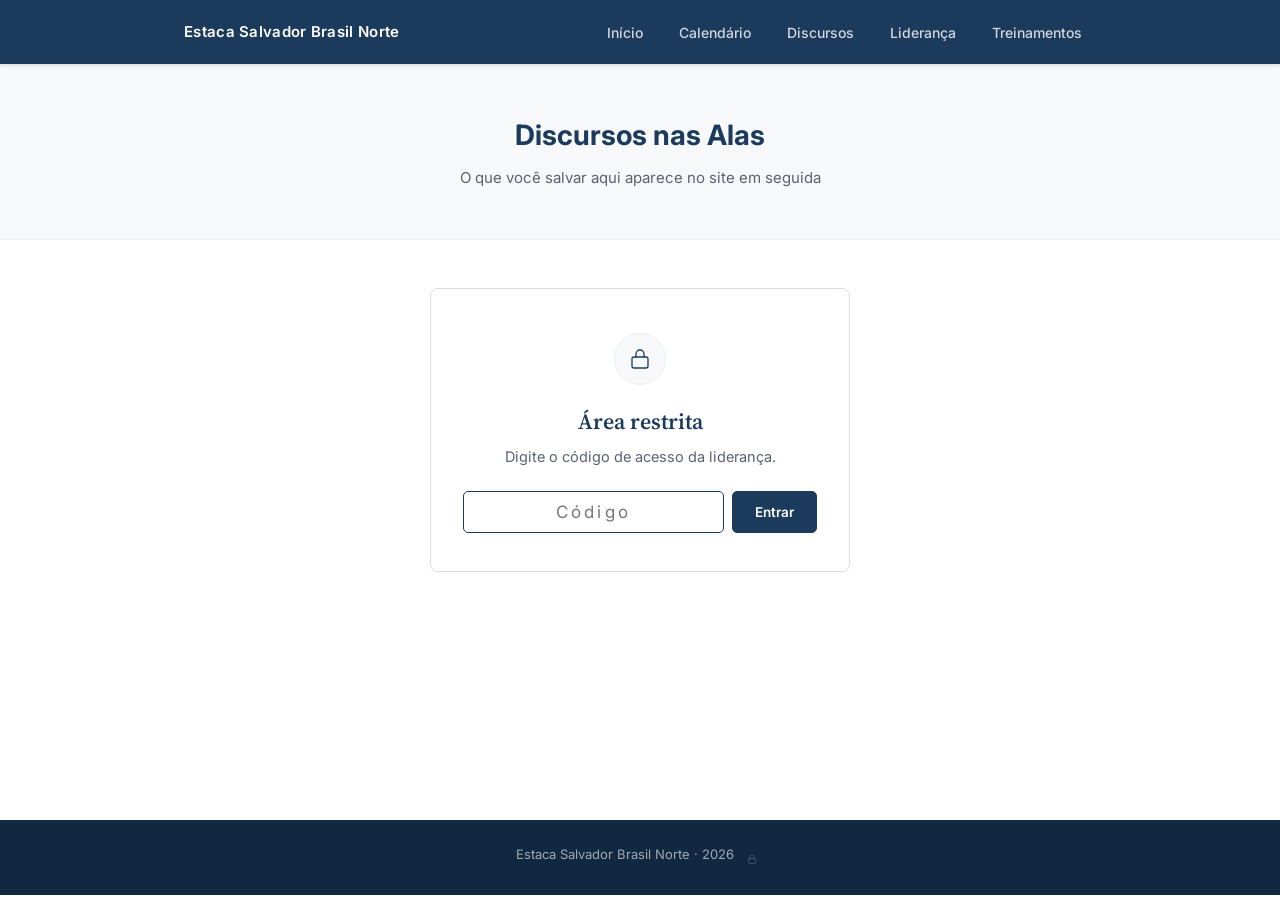
<file: discursos-editor.html>
<!DOCTYPE html>
<html lang="pt-BR">
<head>
  <meta charset="UTF-8">
  <meta name="viewport" content="width=device-width, initial-scale=1.0">
  <meta name="robots" content="noindex, nofollow">
  <title>Editar os Discursos – Estaca Salvador Brasil Norte</title>
  <link rel="preconnect" href="https://fonts.googleapis.com">
  <link rel="preconnect" href="https://fonts.gstatic.com" crossorigin>
  <link href="https://fonts.googleapis.com/css2?family=Inter:wght@400;500;600;700&family=Source+Serif+4:opsz,wght@8..60,400;8..60,600&display=swap" rel="stylesheet">
  <link rel="stylesheet" href="style.css">
</head>
<body>

  <!-- O cabeçalho é montado automaticamente pelo arquivo componentes.js.
       Não edite aqui. Para mudar o menu, abra componentes.js -->
  <div id="cabecalho"></div>

  <main>
    <section class="page-hero">
      <h1>Discursos nas Alas</h1>
      <p>O que você salvar aqui aparece no site em seguida</p>
    </section>

    <div class="container">

      <!--
        ╔══════════════════════════════════════════════════════════════════╗
        ║  Esta página não precisa ser editada.                            ║
        ║                                                                  ║
        ║  Os domingos de discursos ficam na planilha do Google, na aba    ║
        ║  Discursos. A lista de alas e de organizações vem da Liderança   ║
        ║  (Lista de designações). Conferência da Ala e Apresentação da    ║
        ║  Primária vêm sozinhas do calendário da estaca, na mesma data.   ║
        ║  Precisa da versão 4 do script da                                ║
        ║  planilha (calendario-Codigo.gs).                                ║
        ╚══════════════════════════════════════════════════════════════════╝
      -->

      <div id="area-conteudo">
        <p class="cal-vazio">Carregando...</p>
      </div>

    </div>
  </main>

  <!-- O rodapé é montado automaticamente pelo arquivo componentes.js -->
  <div id="rodape"></div>

  <script src="componentes.js"></script>
  <script src="acesso.js"></script>
  <script src="csv.js"></script>
  <script src="discursos.js"></script>
  <script>
  /* ═══════════════════════════════════════════════════════════════════
     EDITOR DOS DISCURSOS NAS ALAS
     Os tipos e o desenho dos cartões vêm do arquivo discursos.js.
     ═══════════════════════════════════════════════════════════════════ */

  const EXTRAS_ALA = ['Conferência da Ala', 'Apresentação da Primária'];

  let edLista = [];
  let edAlas = [];
  let edOrgs = [];
  let edAno = 0;

  /* ---------------- Dados ---------------- */

  function edReceber(r) {
    if (r.discursos) edLista = r.discursos.slice().sort(function (a, b) { return ordemDiscurso(a) - ordemDiscurso(b); });
    if (r.alas) edAlas = r.alas;
    if (r.organizacoes) edOrgs = r.organizacoes;
  }

  function edAnos() {
    const anos = [];
    edLista.forEach(function (d) {
      const p = partesDataDiscurso(d.data);
      if (p && anos.indexOf(p.ano) === -1) anos.push(p.ano);
    });
    return anos.sort();
  }

  function edAnoInicial() {
    const anos = edAnos();
    const atual = new Date().getFullYear();
    if (anos.indexOf(atual) !== -1) return atual;
    return anos.filter(function (a) { return a > atual; })[0] || anos[anos.length - 1] || atual;
  }

  function doAno(ano) {
    return edLista.filter(function (d) {
      const p = partesDataDiscurso(d.data);
      return p && p.ano === ano;
    });
  }

  function paraCampo(texto) {
    const p = partesDataDiscurso(texto);
    return p ? p.ano + '-' + ('0' + p.mes).slice(-2) + '-' + ('0' + p.dia).slice(-2) : '';
  }

  function mensagemDeErro(erro) {
    const texto = (erro && erro.message) || 'Não foi possível salvar.';
    if (texto === 'Ação desconhecida.') {
      return 'O script da planilha ainda está numa versão antiga. ' +
             'Atualize o calendario-Codigo.gs para a versão 4 e tente de novo.';
    }
    return texto;
  }

  /* ---------------- Tela ---------------- */

  function desenhar() {
    const area = document.getElementById('area-conteudo');
    const anos = edAnos();
    if (!edAno) edAno = edAnoInicial();
    const naTela = anos.indexOf(edAno) === -1 ? anos.concat([edAno]).sort() : anos;
    const lista = doAno(edAno);

    let html = '' +
      '<div class="cal-abas evt-anos">' +
        naTela.map(function (a) {
          return '<button type="button" class="cal-aba' + (a === edAno ? ' ativo' : '') + '" data-ano="' + a + '">' + a + '</button>';
        }).join('') +
        '<button type="button" class="cal-aba evt-ano-novo" id="disc-ano-novo">+ Novo ano</button>' +
      '</div>' +
      '<div class="evt-barra">' +
        '<button class="ed-btn" id="disc-nova" type="button">+ Nova data</button>' +
      '</div>';

    if (!lista.length) {
      html += '<p class="cal-vazio">O calendário de discursos de ' + edAno + ' ainda não tem datas. ' +
              'Use + Novo ano para criar os 12 domingos.</p>';
    } else {
      html += '<div class="disc-grade">' + lista.map(function (d) {
        return cartaoDiscurso(d, {
          atual: ehMesCorrente(d),
          rodape: '<div class="disc-rodape">' +
                    '<button type="button" class="evt-acao" data-editar="' + escaparTexto(d.id) + '">Editar</button>' +
                    '<button type="button" class="evt-acao evt-excluir" data-excluir="' + escaparTexto(d.id) + '">Excluir</button>' +
                  '</div>'
        });
      }).join('') + '</div>';
    }

    html += '' +
      '<div class="evt-rodape">' +
        '<span>' + lista.length + (lista.length === 1 ? ' domingo' : ' domingos') + ' em ' + edAno + '</span>' +
        '<a class="acesso-sair" href="discursos.html">Ver a página pública</a>' +
        (lista.length ? '<button class="evt-perigo" id="disc-apagar-ano" type="button">Apagar os discursos de ' + edAno + '</button>' : '') +
        '<button class="acesso-sair" id="disc-sair" type="button">Sair</button>' +
      '</div>';

    area.innerHTML = html;
    ligar();
  }

  function ligar() {
    const area = document.getElementById('area-conteudo');
    area.querySelectorAll('[data-ano]').forEach(function (b) {
      b.addEventListener('click', function () { edAno = Number(b.getAttribute('data-ano')); desenhar(); });
    });
    document.getElementById('disc-ano-novo').addEventListener('click', abrirNovoAno);
    document.getElementById('disc-nova').addEventListener('click', function () { abrirFormulario(null); });
    area.querySelectorAll('[data-editar]').forEach(function (b) {
      b.addEventListener('click', function () {
        abrirFormulario(edLista.filter(function (d) { return d.id === b.getAttribute('data-editar'); })[0]);
      });
    });
    area.querySelectorAll('[data-excluir]').forEach(function (b) {
      b.addEventListener('click', function () {
        const d = edLista.filter(function (x) { return x.id === b.getAttribute('data-excluir'); })[0];
        if (!d || !window.confirm('Excluir o domingo ' + d.data + '?')) return;
        b.disabled = true;
        b.textContent = 'Excluindo...';
        planilhaEnviar('removerDiscurso', { id: d.id })
          .then(function (r) { edReceber(r); desenhar(); })
          .catch(tratarErro);
      });
    });
    const apagar = document.getElementById('disc-apagar-ano');
    if (apagar) apagar.addEventListener('click', abrirApagarAno);
    document.getElementById('disc-sair').addEventListener('click', function () {
      esquecerCodigo();
      window.location.href = 'area-lideranca.html';
    });
  }

  /* ---------------- Janelas ---------------- */

  function abrirJanela(conteudo) {
    const fundo = document.createElement('div');
    fundo.className = 'detalhe-fundo';
    fundo.innerHTML = '' +
      '<div class="detalhe-caixa evt-form-caixa" role="dialog" aria-modal="true">' +
        '<button class="detalhe-fechar" type="button" aria-label="Fechar">' +
          '<svg viewBox="0 0 24 24" fill="none" stroke="currentColor" stroke-width="1.6" stroke-linecap="round">' +
            '<line x1="6" y1="6" x2="18" y2="18"/><line x1="18" y1="6" x2="6" y2="18"/>' +
          '</svg>' +
        '</button>' + conteudo +
      '</div>';
    document.body.appendChild(fundo);
    document.body.style.overflow = 'hidden';
    const fechar = function () {
      fundo.remove();
      document.body.style.overflow = '';
      document.removeEventListener('keydown', aoTeclar);
    };
    const aoTeclar = function (ev) { if (ev.key === 'Escape') fechar(); };
    fundo.addEventListener('click', function (ev) { if (ev.target === fundo) fechar(); });
    fundo.querySelector('.detalhe-fechar').addEventListener('click', fechar);
    fundo.querySelectorAll('[data-cancelar]').forEach(function (b) { b.addEventListener('click', fechar); });
    document.addEventListener('keydown', aoTeclar);
    return { caixa: fundo.querySelector('.detalhe-caixa'), fechar: fechar };
  }

  function mostrarAviso(aviso, mensagem) {
    aviso.textContent = mensagem;
    aviso.hidden = false;
  }

  /* ---------------- Formulário de um domingo ---------------- */

  function abrirFormulario(d) {
    const novo = !d;
    const e = d || { data: '', tipo: '', titulo: '', texto: '', itens: [] };
    const valores = {};
    (e.itens || []).forEach(function (i) { valores[i.ala] = i.valor; });
    const alas = edAlas.concat(Object.keys(valores).filter(function (a) { return edAlas.indexOf(a) === -1; }));
    const sugestoes = edOrgs.concat(EXTRAS_ALA);

    const janela = abrirJanela('' +
      '<h2>' + (novo ? 'Nova data em ' + edAno : 'Editar domingo') + '</h2>' +
      '<form class="evt-form" novalidate>' +
        '<label>Data' +
          '<input class="ed-select" name="data" type="date" value="' + paraCampo(e.data) + '"' +
            (novo ? ' min="' + edAno + '-01-01" max="' + edAno + '-12-31"' : '') + '>' +
        '</label>' +
        '<label>Tipo' +
          '<select class="ed-select" name="tipo">' +
            (e.tipo ? '' : '<option value="">Escolha...</option>') +
            Object.keys(TIPOS_DISCURSO).map(function (t) {
              return '<option value="' + t + '"' + (t === e.tipo ? ' selected' : '') + '>' + escaparTexto(TIPOS_DISCURSO[t].nome) + '</option>';
            }).join('') +
          '</select>' +
        '</label>' +
        '<label class="evt-form-largo" id="disc-titulo">Título' +
          '<input class="ed-select" name="titulo" type="text" maxlength="80" value="' + escaparTexto(e.titulo) + '" placeholder="Devocional especial">' +
        '</label>' +
        '<label class="evt-form-largo">Observação' +
          '<input class="ed-select" name="texto" type="text" maxlength="300" value="' + escaparTexto(e.texto) + '">' +
        '</label>' +
        '<p class="evt-form-largo disc-ed-calendario" id="disc-calendario" hidden></p>' +
        '<div class="evt-quadro evt-form-largo" id="disc-alas">' +
          '<span class="evt-quadro-titulo">Organização que discursa em cada ala</span>' +
          '<div class="disc-ed-alas">' +
            alas.map(function (a) {
              return '<label class="disc-ed-ala"><span>' + escaparTexto(nomeCurtoAla(a)) + '</span>' +
                '<input class="ed-select" type="text" maxlength="80" list="disc-sugestoes" data-ala="' + escaparTexto(a) + '" value="' +
                  escaparTexto(valores[a] || '') + '" placeholder="Escolha ou escreva">' +
                '</label>';
            }).join('') +
          '</div>' +
          '<datalist id="disc-sugestoes">' + sugestoes.map(function (s) { return '<option value="' + escaparTexto(s) + '">'; }).join('') + '</datalist>' +
          '<p class="evt-nota">Ala sem nada escrito não aparece no site.</p>' +
        '</div>' +
        '<p class="acesso-erro evt-form-erro" hidden></p>' +
        '<div class="evt-form-botoes">' +
          '<button class="ed-btn" type="submit">Salvar</button>' +
          '<button class="ed-btn ed-btn-secundario" type="button" data-cancelar>Cancelar</button>' +
        '</div>' +
      '</form>');

    const form = janela.caixa.querySelector('.evt-form');
    const aviso = janela.caixa.querySelector('.evt-form-erro');
    const botao = form.querySelector('button[type="submit"]');
    let tipoAnterior = e.tipo;

    const ajustar = function () {
      const tipo = form.elements.tipo.value;
      janela.caixa.querySelector('#disc-titulo').hidden = tipo !== 'outro';
      janela.caixa.querySelector('#disc-alas').hidden = tipo !== 'organizacoes';
      // troca a observação padrão quando muda o tipo, sem apagar o que foi escrito à mão
      const campo = form.elements.texto;
      const padraoAntes = TIPOS_DISCURSO[tipoAnterior] ? TIPOS_DISCURSO[tipoAnterior].texto : '';
      if (tipo !== tipoAnterior && (!campo.value || campo.value === padraoAntes)) {
        campo.value = TIPOS_DISCURSO[tipo] ? TIPOS_DISCURSO[tipo].texto : '';
      }
      tipoAnterior = tipo;
    };
    form.elements.tipo.addEventListener('change', ajustar);
    ajustar();

    // Mostra o que o calendário da estaca já define nesta data (prevalece no site)
    const avisoCalendario = janela.caixa.querySelector('#disc-calendario');
    const conferirCalendario = function () {
      const v = form.elements.data.value;
      const data = v ? v.slice(8, 10) + '/' + v.slice(5, 7) + '/' + v.slice(0, 4) : '';
      const achadas = data && form.elements.tipo.value !== 'conferencia' ? excecoesDoCalendario(data) : [];
      avisoCalendario.hidden = !achadas.length;
      avisoCalendario.innerHTML = achadas.length
        ? 'Pelo calendário da estaca, nesta data: ' + achadas.map(function (x) {
            return '<strong>' + escaparTexto(nomeCurtoAla(x.ala)) + '</strong>, ' + escaparTexto(x.valor);
          }).join('; ') + '. Isso aparece sozinho no site e prevalece sobre o que estiver escrito para essa ala.'
        : '';
    };
    form.elements.data.addEventListener('change', conferirCalendario);
    form.elements.tipo.addEventListener('change', conferirCalendario);
    conferirCalendario();

    form.addEventListener('submit', function (ev) {
      ev.preventDefault();
      const tipo = form.elements.tipo.value;
      const dados = {
        id: novo ? '' : e.id,
        data: form.elements.data.value,
        tipo: tipo,
        titulo: form.elements.titulo.value.trim(),
        texto: form.elements.texto.value.trim(),
        itens: tipo === 'organizacoes'
          ? Array.prototype.slice.call(form.querySelectorAll('[data-ala]')).map(function (c) {
              return { ala: c.getAttribute('data-ala'), valor: c.value.trim() };
            }).filter(function (i) { return i.valor; })
          : []
      };
      if (!dados.data) return mostrarAviso(aviso, 'Escolha a data.');
      if (!dados.tipo) return mostrarAviso(aviso, 'Escolha o tipo do domingo.');
      if (dados.tipo === 'outro' && !dados.titulo) return mostrarAviso(aviso, 'Digite o título.');

      aviso.hidden = true;
      botao.disabled = true;
      botao.textContent = 'Salvando...';
      planilhaEnviar('salvarDiscurso', dados)
        .then(function (r) { edReceber(r); janela.fechar(); desenhar(); })
        .catch(function (erro) {
          if (erro && erro.tipo === 'acesso') return tratarErro(erro);
          mostrarAviso(aviso, mensagemDeErro(erro));
          botao.disabled = false;
          botao.textContent = 'Salvar';
        });
    });
  }

  /* ---------------- Novo ano ---------------- */

  function abrirNovoAno() {
    const anos = edAnos();
    const sugestao = (anos.length ? Math.max.apply(null, anos) : new Date().getFullYear()) + 1;

    const janela = abrirJanela('' +
      '<h2>Novo ano de discursos</h2>' +
      '<form class="evt-form" novalidate>' +
        '<label class="evt-form-largo">Ano' +
          '<input class="ed-select" name="ano" type="number" min="2000" max="2199" value="' + sugestao + '">' +
        '</label>' +
        '<div class="evt-quadro evt-form-largo">' +
          (anos.length
            ? '<label class="evt-opcao"><input type="radio" name="modo" value="copiar" checked> Copiar tudo de ' +
                '<select class="ed-select evt-select-curto" name="origem">' +
                  anos.map(function (a, i) {
                    return '<option value="' + a + '"' + (i === anos.length - 1 ? ' selected' : '') + '>' + a + '</option>';
                  }).join('') +
                '</select></label>'
            : '') +
          '<label class="evt-opcao"><input type="radio" name="modo" value="datas"' + (anos.length ? '' : ' checked') + '> Só as 12 datas, sem tipo</label>' +
          '<p class="evt-nota">As datas caem sempre no 3º domingo de cada mês. Na cópia, vêm também o tipo de cada mês ' +
            'e as organizações de cada ala; depois é só ajustar o rodízio.</p>' +
        '</div>' +
        '<p class="acesso-erro evt-form-erro" hidden></p>' +
        '<div class="evt-form-botoes">' +
          '<button class="ed-btn" type="submit">Criar</button>' +
          '<button class="ed-btn ed-btn-secundario" type="button" data-cancelar>Cancelar</button>' +
        '</div>' +
      '</form>');

    const form = janela.caixa.querySelector('.evt-form');
    const aviso = janela.caixa.querySelector('.evt-form-erro');
    const botao = form.querySelector('button[type="submit"]');

    form.addEventListener('submit', function (ev) {
      ev.preventDefault();
      const ano = Number(form.elements.ano.value);
      if (!(ano >= 2000 && ano <= 2199) || Math.floor(ano) !== ano) return mostrarAviso(aviso, 'Digite um ano válido, por exemplo 2027.');
      if (anos.indexOf(ano) !== -1) return mostrarAviso(aviso, 'O calendário de discursos de ' + ano + ' já existe.');
      const modo = form.querySelector('input[name="modo"]:checked').value;
      const dados = { ano: ano };
      if (modo === 'copiar') dados.copiarDe = Number(form.elements.origem.value);

      aviso.hidden = true;
      botao.disabled = true;
      botao.textContent = 'Criando...';
      planilhaEnviar('criarAnoDiscursos', dados)
        .then(function (r) { edReceber(r); janela.fechar(); edAno = ano; desenhar(); })
        .catch(function (erro) {
          if (erro && erro.tipo === 'acesso') return tratarErro(erro);
          mostrarAviso(aviso, mensagemDeErro(erro));
          botao.disabled = false;
          botao.textContent = 'Criar';
        });
    });
    form.elements.ano.focus();
  }

  /* ---------------- Apagar ano ---------------- */

  function abrirApagarAno() {
    const ano = edAno;
    const total = doAno(ano).length;
    const janela = abrirJanela('' +
      '<h2>Apagar os discursos de ' + ano + '</h2>' +
      '<form class="evt-form" novalidate>' +
        '<p class="evt-texto-janela evt-form-largo">Isso apaga os ' + total + ' domingos de ' + ano + ' da planilha. Os outros anos não mudam.</p>' +
        '<p class="evt-nota evt-form-largo">Antes de apagar, uma cópia de segurança é baixada neste aparelho.</p>' +
        '<label class="evt-form-largo">Para confirmar, digite ' + ano +
          '<input class="ed-select" name="confirmacao" type="text" inputmode="numeric" autocomplete="off">' +
        '</label>' +
        '<p class="acesso-erro evt-form-erro" hidden></p>' +
        '<div class="evt-form-botoes">' +
          '<button class="ed-btn ed-btn-perigo" type="submit" disabled>Apagar</button>' +
          '<button class="ed-btn ed-btn-secundario" type="button" data-cancelar>Cancelar</button>' +
        '</div>' +
      '</form>');

    const form = janela.caixa.querySelector('.evt-form');
    const aviso = janela.caixa.querySelector('.evt-form-erro');
    const botao = form.querySelector('button[type="submit"]');
    const campo = form.elements.confirmacao;
    campo.addEventListener('input', function () { botao.disabled = campo.value.trim() !== String(ano); });

    form.addEventListener('submit', function (ev) {
      ev.preventDefault();
      if (campo.value.trim() !== String(ano)) return;
      baixarCopia(ano);
      botao.disabled = true;
      botao.textContent = 'Apagando...';
      planilhaEnviar('apagarAnoDiscursos', { ano: ano, confirmacao: campo.value.trim() })
        .then(function (r) { edReceber(r); janela.fechar(); edAno = edAnoInicial(); desenhar(); })
        .catch(function (erro) {
          if (erro && erro.tipo === 'acesso') return tratarErro(erro);
          mostrarAviso(aviso, mensagemDeErro(erro));
          botao.disabled = false;
          botao.textContent = 'Apagar';
        });
    });
    campo.focus();
  }

  function baixarCopia(ano) {
    const proteger = function (v) {
      const s = String(v == null ? '' : v);
      return /[",;\n]/.test(s) ? '"' + s.replace(/"/g, '""') + '"' : s;
    };
    const linhas = ['data,tipo,titulo,observacao,alas'].concat(doAno(ano).map(function (d) {
      const alas = (d.itens || []).map(function (i) { return nomeCurtoAla(i.ala) + ': ' + i.valor; }).join(' | ');
      return [d.data, tituloDiscurso(d), d.titulo, d.texto, alas].map(proteger).join(',');
    }));
    const blob = new Blob(['﻿' + linhas.join('\n') + '\n'], { type: 'text/csv;charset=utf-8' });
    const a = document.createElement('a');
    a.href = URL.createObjectURL(blob);
    a.download = 'discursos-' + ano + '.csv';
    document.body.appendChild(a);
    a.click();
    a.remove();
    setTimeout(function () { URL.revokeObjectURL(a.href); }, 1000);
  }

  /* ---------------- Início ---------------- */

  function tratarErro(erro) {
    const area = document.getElementById('area-conteudo');
    document.querySelectorAll('.detalhe-fundo').forEach(function (f) { f.remove(); });
    document.body.style.overflow = '';
    if (erro && erro.tipo === 'acesso') {
      esquecerCodigo();
      area.innerHTML = '<div class="cal-erro"><strong>O código mudou.</strong>' +
        '<p>Abra a página de novo e digite o código atual.</p></div>';
      return;
    }
    area.innerHTML = '<div class="cal-erro"><strong>Não foi possível falar com a planilha.</strong>' +
      '<p>' + escaparTexto(mensagemDeErro(erro)) + '</p>' +
      '<p>Confira sua internet e atualize a página.</p></div>';
  }

  function iniciarEditor() {
    const area = document.getElementById('area-conteudo');
    if (!planilhaConfigurada()) {
      area.innerHTML = '<div class="cal-erro"><strong>Falta ligar a planilha.</strong>' +
        '<p>Abra o arquivo <code>componentes.js</code> e cole o endereço do App da Web.</p></div>';
      return;
    }
    area.innerHTML = '<p class="cal-vazio">Carregando os discursos...</p>';
    Promise.all([planilhaEnviar('listarDiscursos', {}), carregarEventosCalendario()])
      .then(function (res) {
        EVENTOS_CALENDARIO = res[1];
        edReceber(res[0]);
        edAno = edAnoInicial();
        desenhar();
      })
      .catch(tratarErro);
  }

  protegerPagina(iniciarEditor);
  </script>

</body>
</html>
</file>
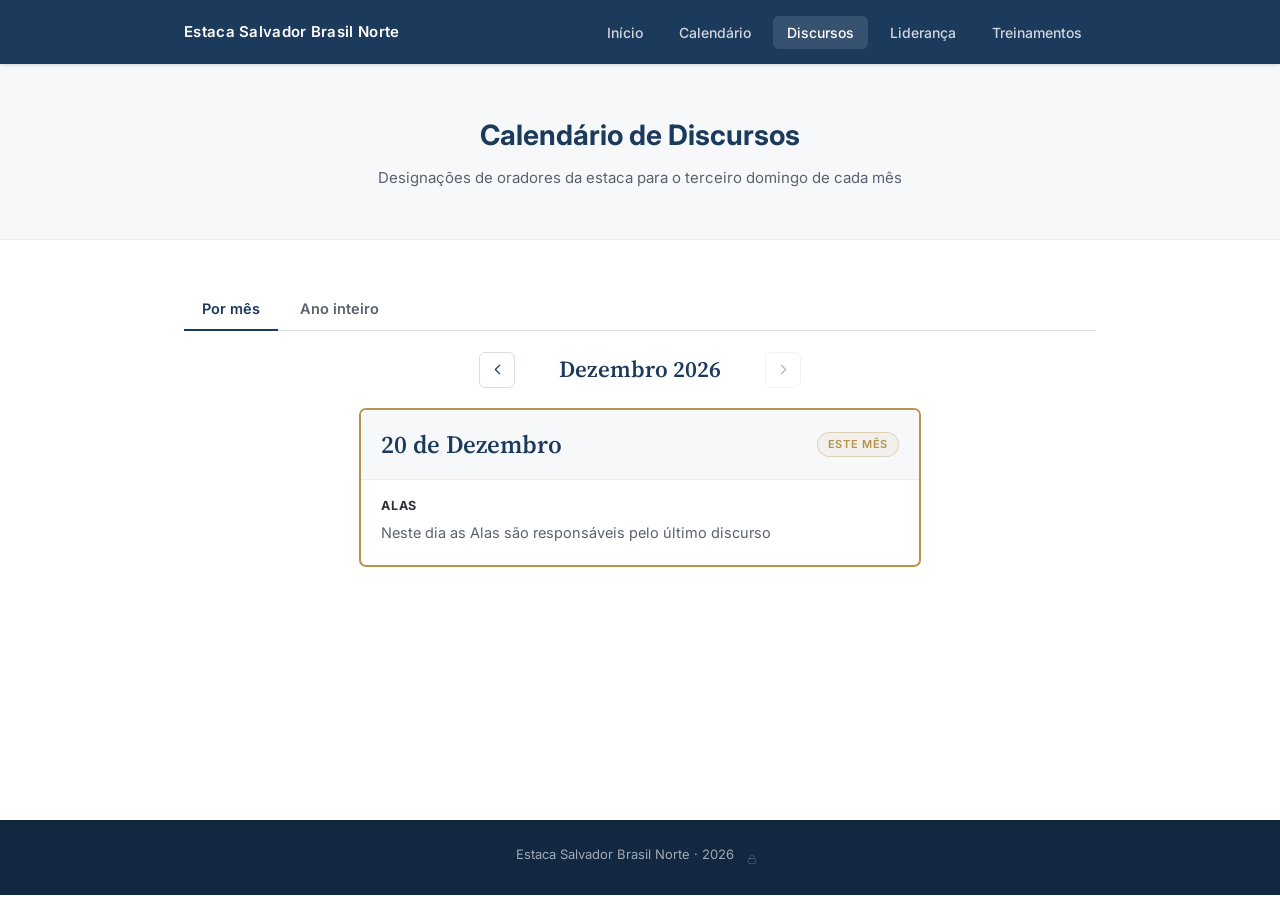
<file: discursos.html>
<!DOCTYPE html>
<html lang="pt-BR">
<head>
  <meta charset="UTF-8">
  <meta name="viewport" content="width=device-width, initial-scale=1.0">
  <title>Calendário de Discursos – Estaca Salvador Brasil Norte</title>
  <link rel="preconnect" href="https://fonts.googleapis.com">
  <link rel="preconnect" href="https://fonts.gstatic.com" crossorigin>
  <link href="https://fonts.googleapis.com/css2?family=Inter:wght@400;500;600;700&family=Source+Serif+4:opsz,wght@8..60,400;8..60,600&display=swap" rel="stylesheet">
  <link rel="stylesheet" href="style.css">
</head>
<body>

  <!-- O cabeçalho é montado automaticamente pelo arquivo componentes.js.
       Não edite aqui. Para mudar o menu, abra componentes.js -->
  <div id="cabecalho"></div>

  <main>
    <section class="page-hero">
      <h1>Calendário de Discursos</h1>
      <p>Designações de oradores da estaca para o terceiro domingo de cada mês</p>
    </section>

    <div class="container">

      <!--
        ╔══════════════════════════════════════════════════════════════════╗
        ║  COMO ALTERAR O CALENDÁRIO DE DISCURSOS                          ║
        ║                                                                  ║
        ║  Você NÃO edita nada nesta página, nem no GitHub.                ║
        ║                                                                  ║
        ║  Entre em Área da Liderança > Discursos nas Alas, digite o       ║
        ║  código e altere por lá. O que você salvar aparece aqui.         ║
        ║                                                                  ║
        ║  A página abre sempre no mês corrente.                           ║
        ║                                                                  ║
        ║  Conferência da Ala e Apresentação da Primária entram sozinhas:  ║
        ║  o site confere no calendário da estaca se, no mesmo domingo,    ║
        ║  alguma ala tem um desses eventos, e isso prevalece.             ║
        ╚══════════════════════════════════════════════════════════════════╝
      -->

      <div class="cal-abas">
        <button class="cal-aba disc-aba ativo" data-visao="mes">Por mês</button>
        <button class="cal-aba disc-aba" data-visao="ano">Ano inteiro</button>
      </div>

      <div id="disc-conteudo">
        <p class="cal-vazio">Carregando os discursos...</p>
      </div>

    </div>
  </main>

  <!-- O rodapé é montado automaticamente pelo arquivo componentes.js -->
  <div id="rodape"></div>

  <script src="componentes.js"></script>
  <script src="csv.js"></script>
  <script src="discursos.js"></script>
</body>
</html>
</file>
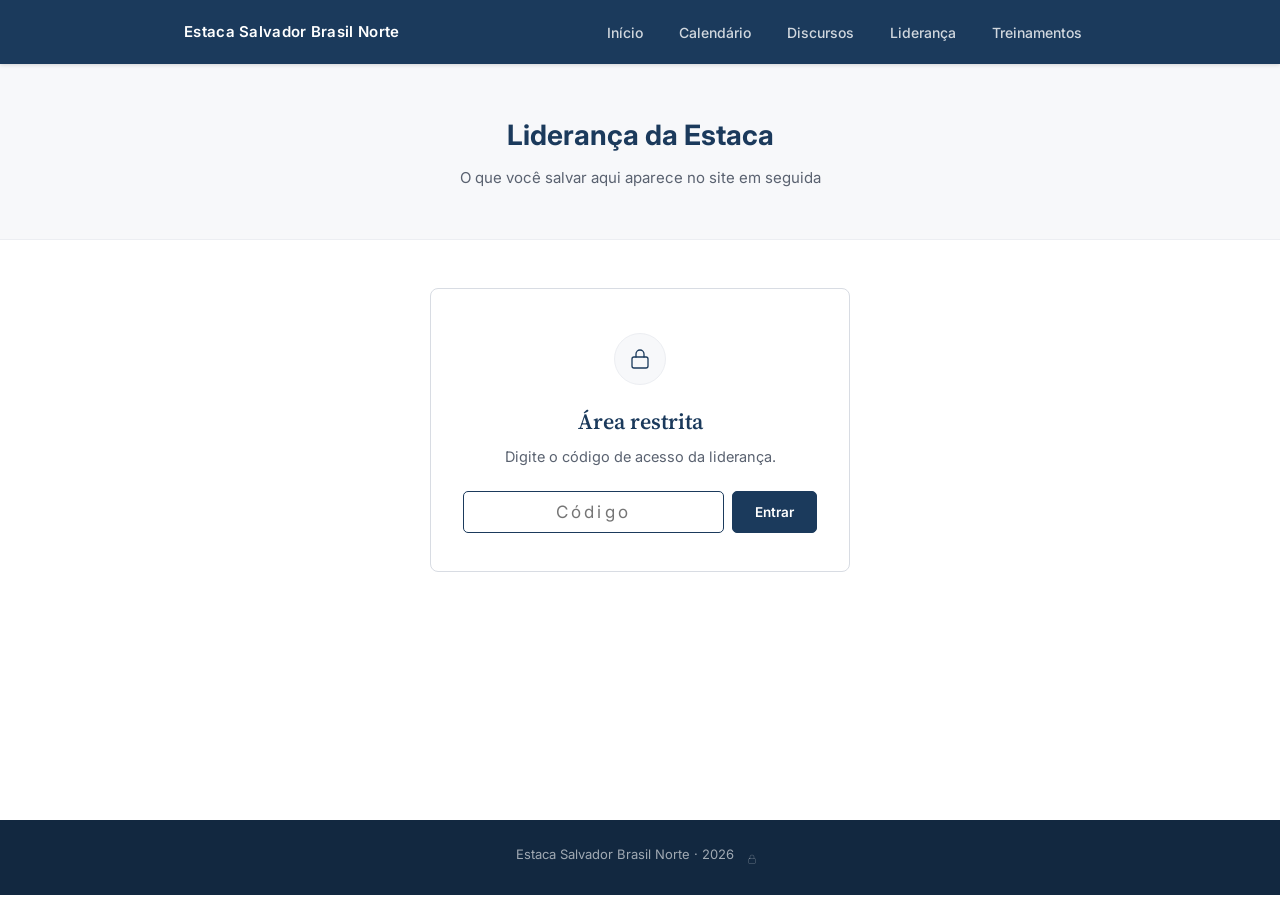
<file: lideranca-editor.html>
<!DOCTYPE html>
<html lang="pt-BR">
<head>
  <meta charset="UTF-8">
  <meta name="viewport" content="width=device-width, initial-scale=1.0">
  <meta name="robots" content="noindex, nofollow">
  <title>Editar a Liderança – Estaca Salvador Brasil Norte</title>
  <link rel="preconnect" href="https://fonts.googleapis.com">
  <link rel="preconnect" href="https://fonts.gstatic.com" crossorigin>
  <link href="https://fonts.googleapis.com/css2?family=Inter:wght@400;500;600;700&family=Source+Serif+4:opsz,wght@8..60,400;8..60,600&display=swap" rel="stylesheet">
  <link rel="stylesheet" href="style.css">
</head>
<body>

  <!-- O cabeçalho é montado automaticamente pelo arquivo componentes.js.
       Não edite aqui. Para mudar o menu, abra componentes.js -->
  <div id="cabecalho"></div>

  <main>
    <section class="page-hero">
      <h1>Liderança da Estaca</h1>
      <p>O que você salvar aqui aparece no site em seguida</p>
    </section>

    <div class="container">

      <!--
        ╔══════════════════════════════════════════════════════════════════╗
        ║  Esta página não precisa ser editada.                            ║
        ║                                                                  ║
        ║  Aqui a presidência e os secretários alteram:                    ║
        ║    Pessoas: nome, data da designação e foto de cada chamado      ║
        ║    Designações: quem responde por cada ala, organização e área   ║
        ║    Lista de designações: criar, renomear, ordenar e remover      ║
        ║                                                                  ║
        ║  Os dados ficam na planilha do Google, nas abas Pessoas,         ║
        ║  Designacoes e Vinculos. Precisa da versão 3 do script da        ║
        ║  planilha (calendario-Codigo.gs).                                ║
        ╚══════════════════════════════════════════════════════════════════╝
      -->

      <div id="area-conteudo">
        <p class="cal-vazio">Carregando...</p>
      </div>

    </div>
  </main>

  <!-- O rodapé é montado automaticamente pelo arquivo componentes.js -->
  <div id="rodape"></div>

  <script src="componentes.js"></script>
  <script src="acesso.js"></script>
  <script>
  /* ═══════════════════════════════════════════════════════════════════
     EDITOR DA LIDERANÇA
     ═══════════════════════════════════════════════════════════════════ */

  const GRUPOS_PESSOAS = ['Presidência', 'Secretários', 'Sumo Conselho'];
  const PASTA_FOTOS = 'imagens/chamados/';
  const FOTO_LADO = 256;          // tamanho da foto guardada, em pixels
  const FOTO_LIMITE = 45000;      // tamanho máximo do texto da foto
  const ICONE_PESSOA =
    '<svg viewBox="0 0 24 24" fill="none" stroke="currentColor" stroke-width="1.1" stroke-linecap="round" stroke-linejoin="round">' +
      '<path d="M19 21v-2a5 5 0 0 0-5-5h-4a5 5 0 0 0-5 5v2"/><circle cx="12" cy="7" r="4"/>' +
    '</svg>';

  let PESSOAS = [];
  let DESIGNACOES = [];
  let VINCULOS = [];
  let aba = 'pessoas';
  let excecoesAbertas = {};

  /* ---------------- Utilidades ---------------- */

  function dois(n) { return ('0' + n).slice(-2); }

  function paraCampo(texto) {
    const r = /^(\d{2})\/(\d{2})\/(\d{4})$/.exec(String(texto || ''));
    return r ? r[3] + '-' + r[2] + '-' + r[1] : '';
  }

  function fotoDe(p) {
    if (!p || p.foto === 'sem') return '';
    if (/^data:image\//.test(p.foto || '')) return p.foto;
    return PASTA_FOTOS + p.id + '.jpg';
  }

  function htmlFoto(endereco, classe) {
    return '<div class="lid-foto ' + (classe || '') + (endereco ? '' : ' sem-foto') + '">' +
      (endereco ? '<img src="' + escaparTexto(endereco) + '" alt="" ' +
                  'onerror="this.parentNode.classList.add(\'sem-foto\'); this.remove();">' : '') +
      ICONE_PESSOA + '</div>';
  }

  function nomeValido(nome) {
    return !!nome && nome.trim().toLowerCase() !== 'a definir';
  }

  function rotuloPessoa(p) {
    return nomeValido(p.nome) ? p.chamado + ' · ' + p.nome : p.chamado;
  }

  function pessoaPorId(id) {
    return PESSOAS.filter(function (p) { return p.id === id; })[0] || null;
  }

  function gruposDeDesignacao() {
    const grupos = [];
    DESIGNACOES.forEach(function (d) {
      const g = d.grupo || 'Outras';
      if (grupos.indexOf(g) === -1) grupos.push(g);
    });
    return grupos;
  }

  function receber(r) {
    if (r.pessoas) PESSOAS = r.pessoas;
    if (r.designacoes) DESIGNACOES = r.designacoes;
    if (r.vinculos) VINCULOS = r.vinculos;
  }

  function mensagemDeErro(erro) {
    const texto = (erro && erro.message) || 'Não foi possível salvar.';
    if (texto === 'Ação desconhecida.') {
      return 'O script da planilha ainda está numa versão antiga. ' +
             'Atualize o calendario-Codigo.gs para a versão 3 e tente de novo.';
    }
    return texto;
  }

  /* ---------------- Tela ---------------- */

  function desenhar() {
    const area = document.getElementById('area-conteudo');
    const abas = [['pessoas', 'Pessoas'], ['designacoes', 'Designações'], ['lista', 'Lista de designações']];

    let html = '' +
      '<div class="cal-abas lid-ed-abas">' +
        abas.map(function (a) {
          return '<button type="button" class="cal-aba' + (aba === a[0] ? ' ativo' : '') + '" data-aba="' + a[0] + '">' + a[1] + '</button>';
        }).join('') +
        '<span class="lid-ed-status" id="lid-status"></span>' +
      '</div>';

    if (aba === 'pessoas') html += telaPessoas();
    else if (aba === 'designacoes') html += telaDesignacoes();
    else html += telaLista();

    html += '' +
      '<div class="evt-rodape">' +
        '<span>' + PESSOAS.length + ' chamados &middot; ' + DESIGNACOES.length + ' designações</span>' +
        '<a class="acesso-sair" href="lideranca.html">Ver a página pública</a>' +
        '<button class="acesso-sair" id="lid-sair" type="button">Sair</button>' +
      '</div>';

    area.innerHTML = html;
    atualizarStatus();
    ligar();
  }

  function ligar() {
    const area = document.getElementById('area-conteudo');

    area.querySelectorAll('[data-aba]').forEach(function (b) {
      b.addEventListener('click', function () { aba = b.getAttribute('data-aba'); desenhar(); });
    });

    area.querySelectorAll('[data-pessoa]').forEach(function (b) {
      b.addEventListener('click', function () { abrirPessoa(pessoaPorId(b.getAttribute('data-pessoa'))); });
    });

    area.querySelectorAll('.ed-select[data-desig]').forEach(function (sel) {
      sel.addEventListener('change', function () {
        definirVinculo(sel.getAttribute('data-desig'), sel.getAttribute('data-grupo'),
                       parseInt(sel.getAttribute('data-pos'), 10), sel.value);
      });
    });
    area.querySelectorAll('[data-abrir]').forEach(function (b) {
      b.addEventListener('click', function () { excecoesAbertas[b.getAttribute('data-abrir')] = true; desenhar(); });
    });
    area.querySelectorAll('[data-fechar]').forEach(function (b) {
      b.addEventListener('click', function () { delete excecoesAbertas[b.getAttribute('data-fechar')]; desenhar(); });
    });

    const nova = document.getElementById('lid-nova-desig');
    if (nova) nova.addEventListener('click', function () { abrirDesignacao(null); });
    area.querySelectorAll('[data-editar-desig]').forEach(function (b) {
      b.addEventListener('click', function () {
        abrirDesignacao(DESIGNACOES.filter(function (d) { return d.id === b.getAttribute('data-editar-desig'); })[0]);
      });
    });
    area.querySelectorAll('[data-mover]').forEach(function (b) {
      b.addEventListener('click', function () {
        b.disabled = true;
        enviarEstrutura('moverDesignacao', { id: b.getAttribute('data-mover'), direcao: b.getAttribute('data-direcao') });
      });
    });
    area.querySelectorAll('[data-remover-desig]').forEach(function (b) {
      b.addEventListener('click', function () { removerDesignacao(b.getAttribute('data-remover-desig'), b); });
    });

    document.getElementById('lid-sair').addEventListener('click', function () {
      esquecerCodigo();
      window.location.href = 'area-lideranca.html';
    });
  }

  /* ---------------- Aba Pessoas ---------------- */

  function telaPessoas() {
    let html = '<p class="lid-ed-intro">Toque em Editar para trocar o nome, a data da designação ou a foto. ' +
               'A pessoa nova aparece sozinha em todas as designações daquele chamado.</p>';
    GRUPOS_PESSOAS.forEach(function (grupo) {
      const doGrupo = PESSOAS.filter(function (p) { return p.grupo === grupo; });
      if (!doGrupo.length) return;
      html += '<section class="lid-grupo"><h2 class="lid-grupo-titulo">' + grupo + '</h2><div class="lid-grade">';
      doGrupo.forEach(function (p) {
        const temNome = nomeValido(p.nome);
        html += '' +
          '<article class="lid-cartao">' +
            htmlFoto(fotoDe(p)) +
            '<div class="lid-info">' +
              '<span class="lid-cargo">' + escaparTexto(p.chamado) + '</span>' +
              '<h3' + (temNome ? '' : ' class="lid-vago"') + '>' + escaparTexto(temNome ? p.nome : 'A definir') + '</h3>' +
              (p.data_designacao ? '<p class="lid-tempo"><span>Desde ' + escaparTexto(p.data_designacao) + '</span></p>' : '') +
              '<button type="button" class="evt-acao lid-ed-editar" data-pessoa="' + escaparTexto(p.id) + '">Editar</button>' +
            '</div>' +
          '</article>';
      });
      html += '</div></section>';
    });
    return html;
  }

  function abrirPessoa(p) {
    if (!p) return;
    let fotoNova;   // undefined = não mudou; 'sem' = removida; 'data:...' = nova
    const fotoAtual = function () { return fotoNova === undefined ? fotoDe(p) : (fotoNova === 'sem' ? '' : fotoNova); };

    const janela = abrirJanela('' +
      '<h2>' + escaparTexto(p.chamado) + '</h2>' +
      '<form class="evt-form" novalidate>' +
        '<div class="evt-form-largo lid-ed-foto">' +
          '<div id="lid-foto-area"></div>' +
          '<div class="lid-ed-foto-botoes" id="lid-foto-botoes">' +
            '<label class="ed-btn ed-btn-secundario lid-ed-arquivo">Escolher foto' +
              '<input type="file" accept="image/*" id="lid-foto-arquivo">' +
            '</label>' +
            '<button type="button" class="evt-perigo" id="lid-foto-remover">Remover foto</button>' +
          '</div>' +
        '</div>' +
        '<div class="evt-form-largo" id="lid-recorte" hidden></div>' +
        '<label class="evt-form-largo">Nome' +
          '<input class="ed-select" name="nome" type="text" maxlength="80" value="' +
            escaparTexto(nomeValido(p.nome) ? p.nome : '') + '" placeholder="Deixe em branco se o chamado estiver vago">' +
        '</label>' +
        '<label class="evt-form-largo">Data da designação' +
          '<input class="ed-select" name="data" type="date" value="' + paraCampo(p.data_designacao) + '">' +
        '</label>' +
        '<p class="acesso-erro evt-form-erro" hidden></p>' +
        '<div class="evt-form-botoes">' +
          '<button class="ed-btn" type="submit">Salvar</button>' +
          '<button class="ed-btn ed-btn-secundario" type="button" data-cancelar>Cancelar</button>' +
        '</div>' +
      '</form>');

    const caixa = janela.caixa;
    const form = caixa.querySelector('.evt-form');
    const aviso = caixa.querySelector('.evt-form-erro');
    const botao = form.querySelector('button[type="submit"]');
    const areaRecorte = caixa.querySelector('#lid-recorte');
    const botoesFoto = caixa.querySelector('#lid-foto-botoes');

    const mostrarFoto = function () {
      caixa.querySelector('#lid-foto-area').innerHTML = htmlFoto(fotoAtual(), 'lid-foto-grande');
      caixa.querySelector('#lid-foto-remover').hidden = !fotoAtual();
    };
    mostrarFoto();

    caixa.querySelector('#lid-foto-remover').addEventListener('click', function () {
      fotoNova = 'sem';
      mostrarFoto();
    });

    caixa.querySelector('#lid-foto-arquivo').addEventListener('change', function () {
      const arquivo = this.files && this.files[0];
      this.value = '';
      if (!arquivo) return;
      aviso.hidden = true;
      carregarImagem(arquivo)
        .then(function (img) {
          botoesFoto.hidden = true;
          botao.disabled = true;
          abrirRecorte(areaRecorte, img, function (resultado) {
            botoesFoto.hidden = false;
            botao.disabled = false;
            if (resultado) fotoNova = resultado;
            mostrarFoto();
          });
        })
        .catch(function () {
          mostrarAviso(aviso, 'Não foi possível abrir esta imagem. Tente uma foto em JPG ou PNG.');
        });
    });

    form.addEventListener('submit', function (ev) {
      ev.preventDefault();
      const dados = { id: p.id, nome: form.elements.nome.value.trim(), data: form.elements.data.value };
      if (fotoNova !== undefined) dados.foto = fotoNova;

      aviso.hidden = true;
      botao.disabled = true;
      botao.textContent = 'Salvando...';

      planilhaEnviar('salvarPessoa', dados)
        .then(function (r) {
          receber(r);
          janela.fechar();
          desenhar();
        })
        .catch(function (erro) {
          if (erro && erro.tipo === 'acesso') return tratarErro(erro);
          mostrarAviso(aviso, mensagemDeErro(erro));
          botao.disabled = false;
          botao.textContent = 'Salvar';
        });
    });
  }

  /* ---------------- Foto: abrir e enquadrar ---------------- */

  function carregarImagem(arquivo) {
    return new Promise(function (resolver, rejeitar) {
      if (!/^image\//.test(arquivo.type || 'image/')) return rejeitar(new Error('tipo'));
      const img = new Image();
      const endereco = URL.createObjectURL(arquivo);
      img.onload = function () { resolver(img); };
      img.onerror = function () { URL.revokeObjectURL(endereco); rejeitar(new Error('imagem')); };
      img.src = endereco;
    });
  }

  /**
   * Mostra a foto num quadro com o círculo de recorte.
   * Arraste para posicionar e use a barra para aproximar.
   * aoTerminar recebe a foto pronta (texto data:image/jpeg) ou null se cancelar.
   */
  function abrirRecorte(area, img, aoTerminar) {
    const LADO = 260;
    const escalaTela = window.devicePixelRatio || 1;
    area.hidden = false;
    area.innerHTML = '' +
      '<div class="lid-recorte">' +
        '<canvas class="lid-recorte-tela" width="' + LADO * escalaTela + '" height="' + LADO * escalaTela + '"></canvas>' +
        '<p class="evt-nota">Arraste a foto para enquadrar o rosto dentro do círculo.</p>' +
        '<label class="lid-recorte-zoom">Aproximar' +
          '<input type="range" min="1" max="3" step="0.01" value="1">' +
        '</label>' +
        '<div class="evt-form-botoes">' +
          '<button type="button" class="ed-btn" data-usar>Usar esta foto</button>' +
          '<button type="button" class="ed-btn ed-btn-secundario" data-desistir>Cancelar</button>' +
        '</div>' +
      '</div>';

    const tela = area.querySelector('canvas');
    const ctx = tela.getContext('2d');
    const barra = area.querySelector('input[type="range"]');
    const base = Math.max(LADO / img.naturalWidth, LADO / img.naturalHeight);
    let zoom = 1;
    let x = (LADO - img.naturalWidth * base) / 2;
    let y = (LADO - img.naturalHeight * base) / 4;

    const prender = function () {
      const w = img.naturalWidth * base * zoom;
      const h = img.naturalHeight * base * zoom;
      x = Math.min(0, Math.max(LADO - w, x));
      y = Math.min(0, Math.max(LADO - h, y));
    };

    const pintar = function () {
      prender();
      ctx.setTransform(escalaTela, 0, 0, escalaTela, 0, 0);
      ctx.clearRect(0, 0, LADO, LADO);
      ctx.drawImage(img, x, y, img.naturalWidth * base * zoom, img.naturalHeight * base * zoom);
      // escurece fora do círculo
      ctx.save();
      ctx.fillStyle = 'rgba(14, 35, 56, 0.55)';
      ctx.beginPath();
      ctx.rect(0, 0, LADO, LADO);
      ctx.arc(LADO / 2, LADO / 2, LADO / 2 - 2, 0, Math.PI * 2, true);
      ctx.fill('evenodd');
      ctx.strokeStyle = 'rgba(255, 255, 255, 0.9)';
      ctx.lineWidth = 1.5;
      ctx.beginPath();
      ctx.arc(LADO / 2, LADO / 2, LADO / 2 - 2, 0, Math.PI * 2);
      ctx.stroke();
      ctx.restore();
    };

    let arrasto = null;
    tela.addEventListener('pointerdown', function (ev) {
      arrasto = { px: ev.clientX, py: ev.clientY, x: x, y: y };
      tela.setPointerCapture(ev.pointerId);
    });
    tela.addEventListener('pointermove', function (ev) {
      if (!arrasto) return;
      const fator = LADO / tela.getBoundingClientRect().width;
      x = arrasto.x + (ev.clientX - arrasto.px) * fator;
      y = arrasto.y + (ev.clientY - arrasto.py) * fator;
      pintar();
    });
    const soltar = function () { arrasto = null; };
    tela.addEventListener('pointerup', soltar);
    tela.addEventListener('pointercancel', soltar);

    barra.addEventListener('input', function () {
      const novo = Number(barra.value);
      // aproxima mantendo o centro do quadro no mesmo ponto da foto
      const cx = (LADO / 2 - x) / zoom;
      const cy = (LADO / 2 - y) / zoom;
      zoom = novo;
      x = LADO / 2 - cx * zoom;
      y = LADO / 2 - cy * zoom;
      pintar();
    });

    const terminar = function (resultado) {
      area.hidden = true;
      area.innerHTML = '';
      URL.revokeObjectURL(img.src);
      aoTerminar(resultado);
    };

    area.querySelector('[data-desistir]').addEventListener('click', function () { terminar(null); });
    area.querySelector('[data-usar]').addEventListener('click', function () {
      prender();
      const saida = document.createElement('canvas');
      saida.width = FOTO_LADO;
      saida.height = FOTO_LADO;
      const c = saida.getContext('2d');
      const k = FOTO_LADO / LADO;
      c.fillStyle = '#FFFFFF';
      c.fillRect(0, 0, FOTO_LADO, FOTO_LADO);
      c.drawImage(img, x * k, y * k, img.naturalWidth * base * zoom * k, img.naturalHeight * base * zoom * k);
      let qualidade = 0.86;
      let texto = saida.toDataURL('image/jpeg', qualidade);
      while (texto.length > FOTO_LIMITE && qualidade > 0.4) {
        qualidade -= 0.08;
        texto = saida.toDataURL('image/jpeg', qualidade);
      }
      terminar(texto);
    });

    pintar();
  }

  /* ---------------- Aba Designações ---------------- */

  // Quem responde pela designação, separado em presidência e sumo conselho.
  // A vaga normal do sumo vem sempre antes da vaga de exceção.
  function ocupantes(desigId) {
    const pres = [];
    const sum = [];
    VINCULOS.filter(function (v) { return v.designacao === desigId; }).forEach(function (v) {
      const p = pessoaPorId(v.chamado);
      if (!p) return;
      if (p.grupo === 'Presidência') pres.push(v);
      else sum.push(v);
    });
    sum.sort(function (a, b) { return (a.excecao === 'sim' ? 1 : 0) - (b.excecao === 'sim' ? 1 : 0); });
    return { pres: pres, sum: sum };
  }

  function estadoDe(oc) {
    if (oc.pres.length && oc.sum.length) return 'completo';
    if (!oc.pres.length && !oc.sum.length) return 'vazio';
    return 'parcial';
  }

  function selecionar(desigId, grupo, posicao, opcoes, selecionado, usado, rotuloVazio) {
    let html = '<select class="ed-select" data-desig="' + escaparTexto(desigId) +
               '" data-grupo="' + grupo + '" data-pos="' + posicao + '">';
    html += '<option value="">' + rotuloVazio + '</option>';
    opcoes.forEach(function (p) {
      const sel = p.id === selecionado ? ' selected' : '';
      const ocupado = p.id !== selecionado && usado.indexOf(p.id) !== -1 ? ' disabled' : '';
      html += '<option value="' + escaparTexto(p.id) + '"' + sel + ocupado + '>' + escaparTexto(rotuloPessoa(p)) + '</option>';
    });
    return html + '</select>';
  }

  function telaDesignacoes() {
    const presidencia = PESSOAS.filter(function (p) { return p.grupo === 'Presidência'; });
    const sumo = PESSOAS.filter(function (p) { return p.grupo === 'Sumo Conselho'; });
    const conta = { completo: 0, parcial: 0, vazio: 0 };
    DESIGNACOES.forEach(function (d) { conta[estadoDe(ocupantes(d.id))]++; });

    let html = '' +
      '<p class="lid-ed-intro">Cada alteração é salva sozinha, assim que você escolhe a pessoa.</p>' +
      '<div class="ed-resumo">' +
        '<div class="ed-resumo-item estado-completo"><strong>' + conta.completo + '</strong><span>completas</span></div>' +
        '<div class="ed-resumo-item estado-parcial"><strong>' + conta.parcial + '</strong><span>faltando uma vaga</span></div>' +
        '<div class="ed-resumo-item estado-vazio"><strong>' + conta.vazio + '</strong><span>sem ninguém</span></div>' +
        '<div class="ed-resumo-item"><strong>' + DESIGNACOES.length + '</strong><span>designações</span></div>' +
      '</div>' +
      '<div class="ed-colunas"><div class="ed-coluna"><h2 class="ed-coluna-titulo">Designações</h2>';

    gruposDeDesignacao().forEach(function (grupo) {
      html += '<h3 class="ed-subgrupo">' + escaparTexto(grupo) + '</h3>';
      DESIGNACOES.filter(function (d) { return (d.grupo || 'Outras') === grupo; }).forEach(function (d) {
        const oc = ocupantes(d.id);
        const temExtra = oc.sum.length > 1;
        const mostrarExtra = temExtra || excecoesAbertas[d.id];
        const usadosSumo = oc.sum.map(function (v) { return v.chamado; });

        html += '<div class="ed-desig estado-' + estadoDe(oc) + '">' +
          '<div class="ed-desig-nome">' + escaparTexto(d.designacao) + '</div>' +
          '<div class="ed-vagas">' +
            '<label class="ed-vaga"><span>Presidência</span>' +
              selecionar(d.id, 'pres', 0, presidencia, oc.pres[0] ? oc.pres[0].chamado : '', [], 'A definir') +
            '</label>' +
            '<label class="ed-vaga"><span>Sumo conselho</span>' +
              selecionar(d.id, 'sum', 0, sumo, oc.sum[0] ? oc.sum[0].chamado : '', usadosSumo, 'A definir') +
            '</label>' +
            (mostrarExtra
              ? '<label class="ed-vaga ed-vaga-excecao"><span>Sumo conselho <em>exceção</em></span>' +
                  selecionar(d.id, 'sum', 1, sumo, oc.sum[1] ? oc.sum[1].chamado : '', usadosSumo, 'Nenhum') +
                '</label>'
              : '') +
          '</div>' +
          (!mostrarExtra
            ? '<button type="button" class="ed-abrir-excecao" data-abrir="' + escaparTexto(d.id) + '">+ abrir exceção</button>'
            : (!temExtra ? '<button type="button" class="ed-abrir-excecao" data-fechar="' + escaparTexto(d.id) + '">cancelar exceção</button>' : '')) +
        '</div>';
      });
    });
    html += '</div><div class="ed-coluna"><h2 class="ed-coluna-titulo">Distribuição por pessoa</h2>';

    ['Presidência', 'Sumo Conselho'].forEach(function (grupo) {
      html += '<h3 class="ed-subgrupo">' + grupo + '</h3>';
      PESSOAS.filter(function (p) { return p.grupo === grupo; }).forEach(function (p) {
        const suas = DESIGNACOES.map(function (d) {
          const v = VINCULOS.filter(function (x) { return x.designacao === d.id && x.chamado === p.id; })[0];
          return v ? { nome: d.designacao, excecao: v.excecao === 'sim' } : null;
        }).filter(Boolean);
        html += '<div class="ed-pessoa"><div class="ed-pessoa-topo">' +
                  '<strong>' + escaparTexto(rotuloPessoa(p)) + '</strong>' +
                  '<span class="ed-contador">' + suas.length + '</span></div>' +
                (suas.length
                  ? '<div class="ed-pessoa-tags">' + suas.map(function (s) {
                      return '<span class="ed-tag' + (s.excecao ? ' ed-tag-excecao' : '') + '">' + escaparTexto(s.nome) + '</span>';
                    }).join('') + '</div>'
                  : '<p class="ed-pessoa-vazio">Sem designação</p>') +
                '</div>';
      });
    });
    return html + '</div></div>';
  }

  function definirVinculo(desigId, grupo, posicao, chamado) {
    const oc = ocupantes(desigId);
    const lista = grupo === 'pres' ? oc.pres : oc.sum;
    const atual = lista[posicao];
    if (atual) VINCULOS = VINCULOS.filter(function (v) { return v !== atual; });
    if (chamado) {
      VINCULOS.push({ designacao: desigId, chamado: chamado, excecao: (grupo === 'sum' && posicao === 1) ? 'sim' : '' });
    }
    desenhar();
    salvarVinculosDe(desigId);
  }

  /* Salvamento automático das designações, uma de cada vez, na ordem */
  let filaSalvar = Promise.resolve();
  let pendentes = 0;
  let falhouSalvar = false;

  function salvarVinculosDe(desigId) {
    const oc = ocupantes(desigId);
    const itens = oc.pres.concat(oc.sum).map(function (v) {
      return { chamado: v.chamado, excecao: v.excecao === 'sim' ? 'sim' : '' };
    });
    pendentes++;
    atualizarStatus();
    filaSalvar = filaSalvar.then(function () {
      return planilhaEnviar('salvarVinculos', { designacao: desigId, itens: itens })
        .then(function () { falhouSalvar = false; })
        .catch(function (erro) {
          if (erro && erro.tipo === 'acesso') return tratarErro(erro);
          falhouSalvar = true;
          window.alert('Uma alteração das designações não foi salva: ' + mensagemDeErro(erro) +
                       '\nA página vai recarregar os dados da planilha.');
          return carregar();
        })
        .then(function () {
          pendentes--;
          atualizarStatus();
        });
    });
  }

  function atualizarStatus() {
    const el = document.getElementById('lid-status');
    if (!el) return;
    el.className = 'lid-ed-status' + (pendentes ? ' salvando' : '');
    el.textContent = pendentes ? 'Salvando...' : (falhouSalvar ? '' : 'Tudo salvo');
  }

  window.addEventListener('beforeunload', function (ev) {
    if (pendentes) { ev.preventDefault(); ev.returnValue = ''; }
  });

  /* ---------------- Aba Lista de designações ---------------- */

  function telaLista() {
    let html = '' +
      '<div class="evt-barra">' +
        '<button class="ed-btn" id="lid-nova-desig" type="button">+ Nova designação</button>' +
      '</div>' +
      '<p class="lid-ed-intro">As setas mudam a ordem dentro do grupo. Renomear mantém as pessoas ligadas.</p>';

    gruposDeDesignacao().forEach(function (grupo) {
      const doGrupo = DESIGNACOES.filter(function (d) { return (d.grupo || 'Outras') === grupo; });
      html += '<h2 class="evt-mes">' + escaparTexto(grupo) + '</h2><div class="lid-lista">';
      doGrupo.forEach(function (d, i) {
        const n = VINCULOS.filter(function (v) { return v.designacao === d.id; }).length;
        html += '' +
          '<div class="lid-lista-item">' +
            '<div class="lid-lista-nome"><strong>' + escaparTexto(d.designacao) + '</strong>' +
              '<span>' + (n ? n + (n === 1 ? ' pessoa' : ' pessoas') : 'ninguém ainda') + '</span></div>' +
            '<div class="lid-lista-acoes">' +
              '<button type="button" class="lid-seta" data-mover="' + escaparTexto(d.id) + '" data-direcao="cima" aria-label="Subir"' + (i === 0 ? ' disabled' : '') + '>' +
                '<svg viewBox="0 0 24 24" fill="none" stroke="currentColor" stroke-width="1.6" stroke-linecap="round" stroke-linejoin="round"><polyline points="18 15 12 9 6 15"/></svg></button>' +
              '<button type="button" class="lid-seta" data-mover="' + escaparTexto(d.id) + '" data-direcao="baixo" aria-label="Descer"' + (i === doGrupo.length - 1 ? ' disabled' : '') + '>' +
                '<svg viewBox="0 0 24 24" fill="none" stroke="currentColor" stroke-width="1.6" stroke-linecap="round" stroke-linejoin="round"><polyline points="6 9 12 15 18 9"/></svg></button>' +
              '<button type="button" class="evt-acao" data-editar-desig="' + escaparTexto(d.id) + '">Editar</button>' +
              '<button type="button" class="evt-acao evt-excluir" data-remover-desig="' + escaparTexto(d.id) + '">Remover</button>' +
            '</div>' +
          '</div>';
      });
      html += '</div>';
    });
    return html;
  }

  function abrirDesignacao(d) {
    const nova = !d;
    const grupos = gruposDeDesignacao();
    const janela = abrirJanela('' +
      '<h2>' + (nova ? 'Nova designação' : 'Editar designação') + '</h2>' +
      '<form class="evt-form" novalidate>' +
        '<label class="evt-form-largo">Nome' +
          '<input class="ed-select" name="designacao" type="text" maxlength="60" value="' +
            escaparTexto(nova ? '' : d.designacao) + '" placeholder="Ala Nova">' +
        '</label>' +
        '<label class="evt-form-largo">Grupo' +
          '<input class="ed-select" name="grupo" type="text" maxlength="40" list="lid-grupos" value="' +
            escaparTexto(nova ? (grupos[0] || '') : d.grupo) + '">' +
          '<datalist id="lid-grupos">' + grupos.map(function (g) { return '<option value="' + escaparTexto(g) + '">'; }).join('') + '</datalist>' +
        '</label>' +
        '<p class="evt-nota evt-form-largo">Use um dos grupos que já existem (' + escaparTexto(grupos.join(', ')) +
          ') ou escreva um novo.</p>' +
        '<p class="acesso-erro evt-form-erro" hidden></p>' +
        '<div class="evt-form-botoes">' +
          '<button class="ed-btn" type="submit">Salvar</button>' +
          '<button class="ed-btn ed-btn-secundario" type="button" data-cancelar>Cancelar</button>' +
        '</div>' +
      '</form>');

    const form = janela.caixa.querySelector('.evt-form');
    const aviso = janela.caixa.querySelector('.evt-form-erro');
    const botao = form.querySelector('button[type="submit"]');

    form.addEventListener('submit', function (ev) {
      ev.preventDefault();
      const dados = { id: nova ? '' : d.id, designacao: form.elements.designacao.value.trim(), grupo: form.elements.grupo.value.trim() };
      if (!dados.designacao) return mostrarAviso(aviso, 'Digite o nome da designação.');
      aviso.hidden = true;
      botao.disabled = true;
      botao.textContent = 'Salvando...';
      planilhaEnviar('salvarDesignacao', dados)
        .then(function (r) { receber(r); janela.fechar(); desenhar(); })
        .catch(function (erro) {
          if (erro && erro.tipo === 'acesso') return tratarErro(erro);
          mostrarAviso(aviso, mensagemDeErro(erro));
          botao.disabled = false;
          botao.textContent = 'Salvar';
        });
    });
    form.elements.designacao.focus();
  }

  function removerDesignacao(id, botao) {
    const d = DESIGNACOES.filter(function (x) { return x.id === id; })[0];
    if (!d) return;
    const n = VINCULOS.filter(function (v) { return v.designacao === id; }).length;
    const texto = 'Remover "' + d.designacao + '" da lista?' +
      (n ? '\nAs ' + n + ' pessoas ligadas a ela deixam de responder por ela.' : '');
    if (!window.confirm(texto)) return;
    botao.disabled = true;
    botao.textContent = 'Removendo...';
    enviarEstrutura('removerDesignacao', { id: id });
  }

  function enviarEstrutura(acao, dados) {
    planilhaEnviar(acao, dados)
      .then(function (r) { receber(r); desenhar(); })
      .catch(function (erro) {
        if (erro && erro.tipo === 'acesso') return tratarErro(erro);
        window.alert(mensagemDeErro(erro));
        desenhar();
      });
  }

  /* ---------------- Janelas ---------------- */

  function abrirJanela(conteudo) {
    const fundo = document.createElement('div');
    fundo.className = 'detalhe-fundo';
    fundo.innerHTML = '' +
      '<div class="detalhe-caixa evt-form-caixa" role="dialog" aria-modal="true">' +
        '<button class="detalhe-fechar" type="button" aria-label="Fechar">' +
          '<svg viewBox="0 0 24 24" fill="none" stroke="currentColor" stroke-width="1.6" stroke-linecap="round">' +
            '<line x1="6" y1="6" x2="18" y2="18"/><line x1="18" y1="6" x2="6" y2="18"/>' +
          '</svg>' +
        '</button>' + conteudo +
      '</div>';
    document.body.appendChild(fundo);
    document.body.style.overflow = 'hidden';

    const fechar = function () {
      fundo.remove();
      document.body.style.overflow = '';
      document.removeEventListener('keydown', aoTeclar);
    };
    const aoTeclar = function (ev) { if (ev.key === 'Escape') fechar(); };
    fundo.querySelector('.detalhe-fechar').addEventListener('click', fechar);
    fundo.querySelectorAll('[data-cancelar]').forEach(function (b) { b.addEventListener('click', fechar); });
    document.addEventListener('keydown', aoTeclar);
    return { caixa: fundo.querySelector('.detalhe-caixa'), fechar: fechar };
  }

  function mostrarAviso(aviso, mensagem) {
    aviso.textContent = mensagem;
    aviso.hidden = false;
  }

  /* ---------------- Início ---------------- */

  function tratarErro(erro) {
    const area = document.getElementById('area-conteudo');
    document.querySelectorAll('.detalhe-fundo').forEach(function (f) { f.remove(); });
    document.body.style.overflow = '';
    if (erro && erro.tipo === 'acesso') {
      esquecerCodigo();
      area.innerHTML = '<div class="cal-erro"><strong>O código mudou.</strong>' +
        '<p>Abra a página de novo e digite o código atual.</p></div>';
      return;
    }
    area.innerHTML = '<div class="cal-erro">' +
      '<strong>Não foi possível falar com a planilha.</strong>' +
      '<p>' + escaparTexto(mensagemDeErro(erro)) + '</p>' +
      '<p>Confira sua internet e atualize a página.</p></div>';
  }

  function carregar() {
    return planilhaEnviar('listarLideranca', {})
      .then(function (r) {
        receber(r);
        desenhar();
      })
      .catch(tratarErro);
  }

  function iniciarEditor() {
    const area = document.getElementById('area-conteudo');
    if (!planilhaConfigurada()) {
      area.innerHTML = '<div class="cal-erro"><strong>Falta ligar a planilha.</strong>' +
        '<p>Abra o arquivo <code>componentes.js</code> e cole o endereço do App da Web ' +
        'no bloco ENDEREÇO DA PLANILHA DO CALENDÁRIO.</p></div>';
      return;
    }
    area.innerHTML = '<p class="cal-vazio">Carregando a liderança...</p>';
    carregar();
  }

  protegerPagina(iniciarEditor);
  </script>

</body>
</html>
</file>
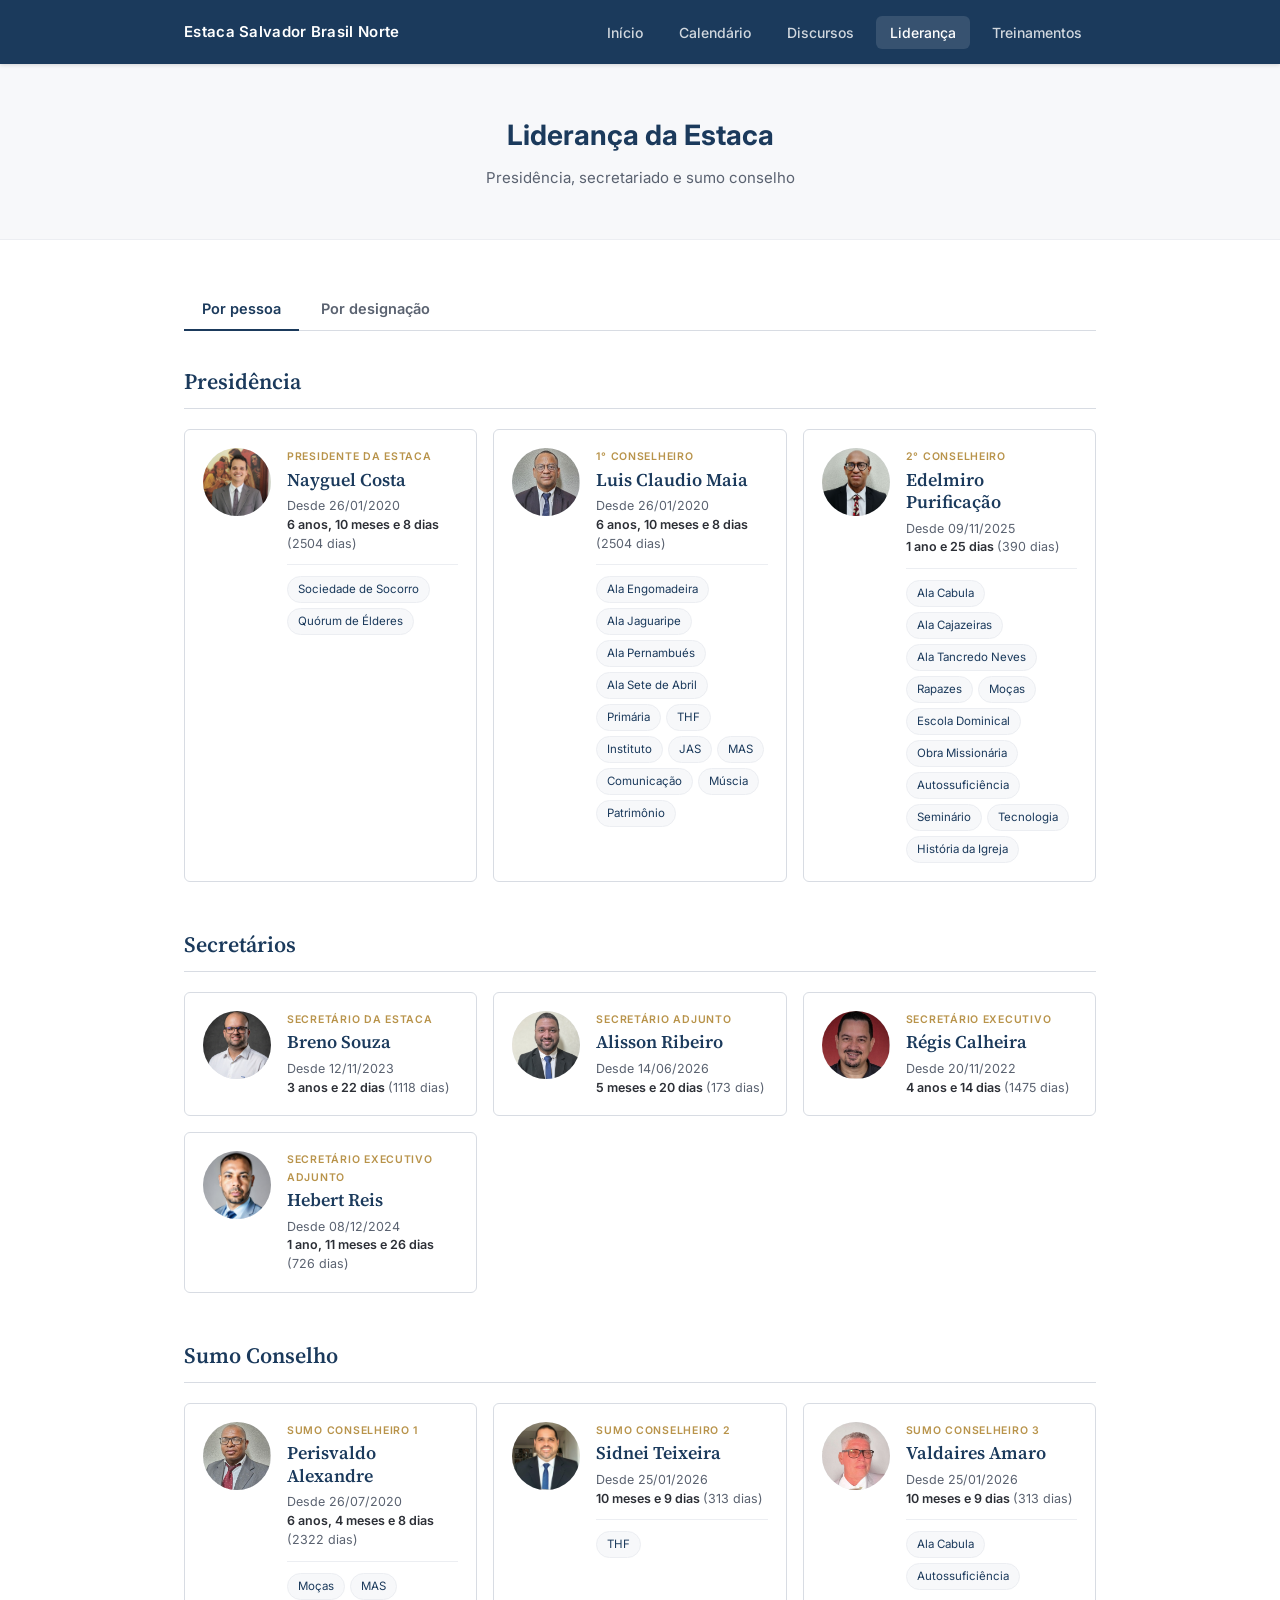
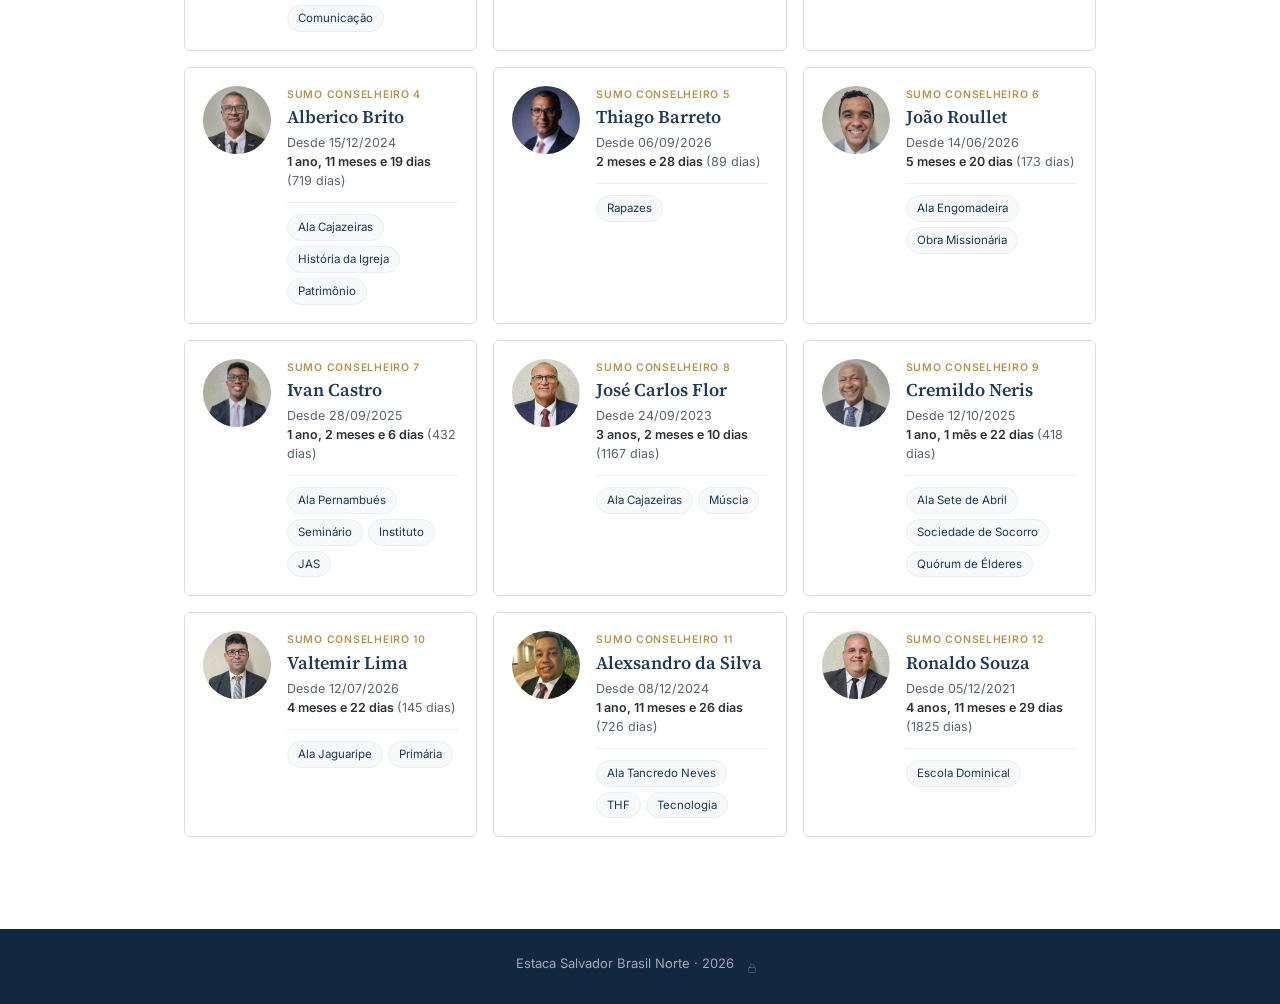
<file: lideranca.html>
<!DOCTYPE html>
<html lang="pt-BR">
<head>
  <meta charset="UTF-8">
  <meta name="viewport" content="width=device-width, initial-scale=1.0">
  <title>Liderança – Estaca Salvador Brasil Norte</title>
  <link rel="preconnect" href="https://fonts.googleapis.com">
  <link rel="preconnect" href="https://fonts.gstatic.com" crossorigin>
  <link href="https://fonts.googleapis.com/css2?family=Inter:wght@400;500;600;700&family=Source+Serif+4:opsz,wght@8..60,400;8..60,600&display=swap" rel="stylesheet">
  <link rel="stylesheet" href="style.css">
</head>
<body>

  <!-- O cabeçalho é montado automaticamente pelo arquivo componentes.js.
       Não edite aqui. Para mudar o menu, abra componentes.js -->
  <div id="cabecalho"></div>

  <main>
    <section class="page-hero">
      <h1>Liderança da Estaca</h1>
      <p>Presidência, secretariado e sumo conselho</p>
    </section>

    <div class="container">

      <!--
        ╔══════════════════════════════════════════════════════════════════╗
        ║  COMO ALTERAR A LIDERANÇA                                        ║
        ║                                                                  ║
        ║  Você NÃO edita nada nesta página, nem no GitHub.                ║
        ║                                                                  ║
        ║  Entre em Área da Liderança > Liderança da Estaca, digite o      ║
        ║  código e altere por lá: nomes, datas, fotos, quem responde      ║
        ║  por cada designação e a lista de designações.                   ║
        ║  O que você salvar aparece aqui em seguida.                      ║
        ║                                                                  ║
        ║  Os dados ficam na planilha do Google. A pasta lideranca/ e      ║
        ║  as fotos de imagens/chamados/ ficam só como reserva.            ║
        ╚══════════════════════════════════════════════════════════════════╝
      -->

      <div class="lid-abas">
        <button class="lid-aba ativo" data-visao="pessoas">Por pessoa</button>
        <button class="lid-aba" data-visao="designacoes">Por designação</button>
      </div>

      <div id="lid-conteudo">
        <p class="cal-vazio">Carregando liderança...</p>
      </div>

    </div>
  </main>

  <!-- O rodapé é montado automaticamente pelo arquivo componentes.js -->
  <div id="rodape"></div>

  <script src="componentes.js"></script>
  <script src="csv.js"></script>
  <script src="lideranca.js"></script>
</body>
</html>
</file>
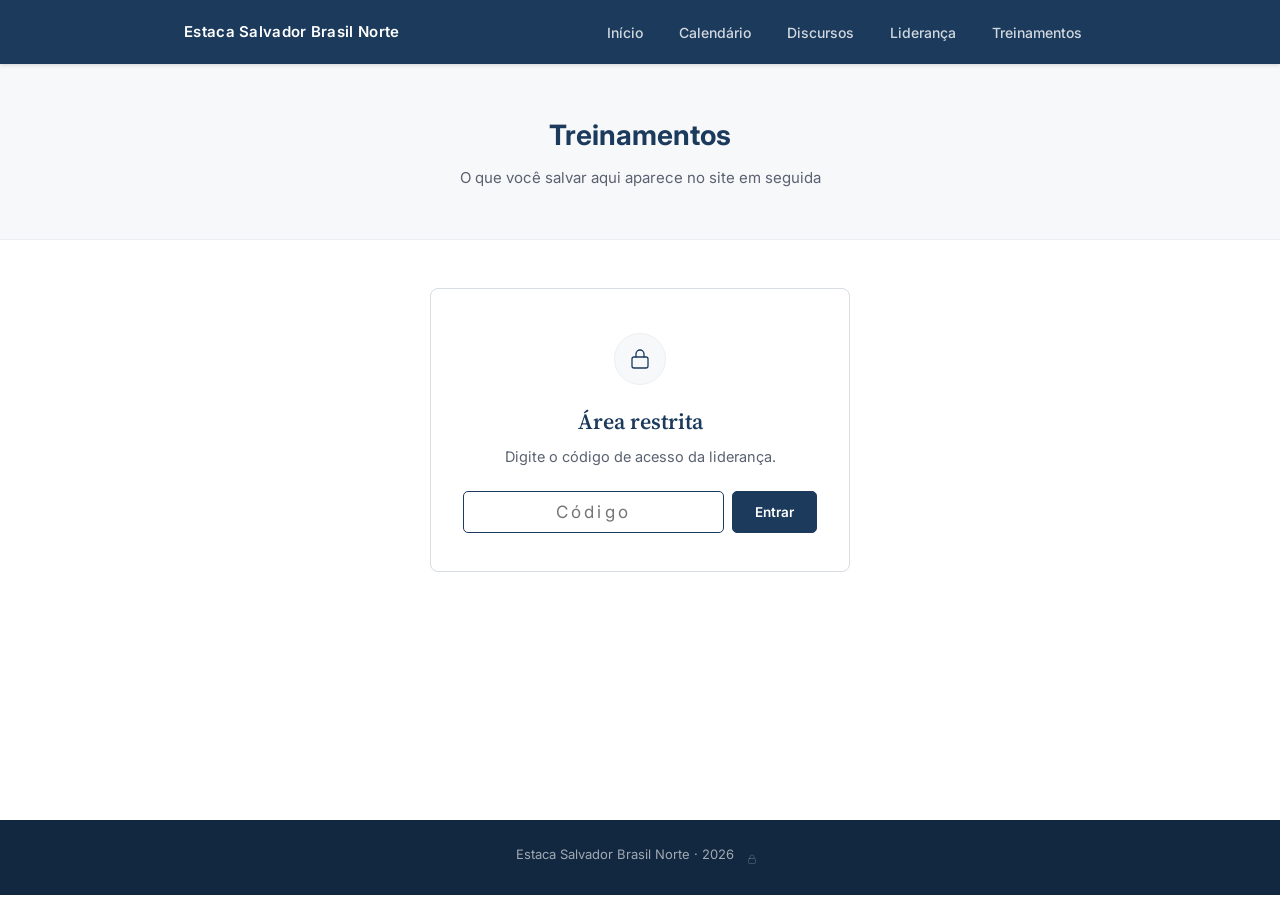
<file: treinamentos-editor.html>
<!DOCTYPE html>
<html lang="pt-BR">
<head>
  <meta charset="UTF-8">
  <meta name="viewport" content="width=device-width, initial-scale=1.0">
  <meta name="robots" content="noindex, nofollow">
  <title>Editar os Treinamentos – Estaca Salvador Brasil Norte</title>
  <link rel="preconnect" href="https://fonts.googleapis.com">
  <link rel="preconnect" href="https://fonts.gstatic.com" crossorigin>
  <link href="https://fonts.googleapis.com/css2?family=Inter:wght@400;500;600;700&family=Source+Serif+4:opsz,wght@8..60,400;8..60,600&display=swap" rel="stylesheet">
  <link rel="stylesheet" href="style.css">
</head>
<body>

  <!-- O cabeçalho é montado automaticamente pelo arquivo componentes.js.
       Não edite aqui. Para mudar o menu, abra componentes.js -->
  <div id="cabecalho"></div>

  <main>
    <section class="page-hero">
      <h1>Treinamentos</h1>
      <p>O que você salvar aqui aparece no site em seguida</p>
    </section>

    <div class="container">

      <!--
        ╔══════════════════════════════════════════════════════════════════╗
        ║  Esta página não precisa ser editada.                            ║
        ║                                                                  ║
        ║  Os treinamentos ficam na planilha do Google, na aba             ║
        ║  Treinamentos. Precisa da versão 5 do script da planilha         ║
        ║  (calendario-Codigo.gs).                                         ║
        ╚══════════════════════════════════════════════════════════════════╝
      -->

      <div id="area-conteudo">
        <p class="cal-vazio">Carregando...</p>
      </div>

    </div>
  </main>

  <!-- O rodapé é montado automaticamente pelo arquivo componentes.js -->
  <div id="rodape"></div>

  <script src="componentes.js"></script>
  <script src="acesso.js"></script>
  <script src="treinamentos.js"></script>
  <script>
  /* ═══════════════════════════════════════════════════════════════════
     EDITOR DOS TREINAMENTOS
     O reconhecimento dos links e o player vêm do arquivo treinamentos.js.
     ═══════════════════════════════════════════════════════════════════ */

  let edTreinos = [];

  function mensagemDeErro(erro) {
    const texto = (erro && erro.message) || 'Não foi possível salvar.';
    if (texto === 'Ação desconhecida.') {
      return 'O script da planilha ainda está numa versão antiga. ' +
             'Atualize o calendario-Codigo.gs para a versão 5 e tente de novo.';
    }
    return texto;
  }

  function receber(r) {
    if (r.treinamentos) edTreinos = r.treinamentos;
  }

  /* ---------------- Lista ---------------- */

  function desenhar() {
    const area = document.getElementById('area-conteudo');
    let html = '' +
      '<div class="evt-barra"><button class="ed-btn" id="trein-novo" type="button">+ Novo treinamento</button></div>' +
      '<p class="lid-ed-intro">A ordem aqui é a ordem da página de Treinamentos. Use as setas para mudar.</p>';

    if (!edTreinos.length) {
      html += '<p class="cal-vazio">Nenhum treinamento cadastrado.</p>';
    } else {
      html += '<div class="lid-lista">' + edTreinos.map(function (t, i) {
        const r = reconhecerConteudo(t.conteudo);
        return '' +
          '<div class="lid-lista-item">' +
            '<div class="lid-lista-nome"><strong>' + escaparTexto(t.titulo) + '</strong>' +
              '<span>' + (r ? r.tipo : 'Material em preparação') + (t.descricao ? ' &middot; ' + escaparTexto(t.descricao) : '') + '</span></div>' +
            '<div class="lid-lista-acoes">' +
              '<button type="button" class="lid-seta" data-mover="' + escaparTexto(t.id) + '" data-direcao="cima" aria-label="Subir"' + (i === 0 ? ' disabled' : '') + '>' +
                '<svg viewBox="0 0 24 24" fill="none" stroke="currentColor" stroke-width="1.6" stroke-linecap="round" stroke-linejoin="round"><polyline points="18 15 12 9 6 15"/></svg></button>' +
              '<button type="button" class="lid-seta" data-mover="' + escaparTexto(t.id) + '" data-direcao="baixo" aria-label="Descer"' + (i === edTreinos.length - 1 ? ' disabled' : '') + '>' +
                '<svg viewBox="0 0 24 24" fill="none" stroke="currentColor" stroke-width="1.6" stroke-linecap="round" stroke-linejoin="round"><polyline points="6 9 12 15 18 9"/></svg></button>' +
              '<button type="button" class="evt-acao" data-editar="' + escaparTexto(t.id) + '">Editar</button>' +
              '<button type="button" class="evt-acao evt-excluir" data-remover="' + escaparTexto(t.id) + '">Remover</button>' +
            '</div>' +
          '</div>';
      }).join('') + '</div>';
    }

    html += '' +
      '<div class="evt-rodape">' +
        '<span>' + edTreinos.length + (edTreinos.length === 1 ? ' treinamento' : ' treinamentos') + '</span>' +
        '<a class="acesso-sair" href="treinamentos.html">Ver a página pública</a>' +
        '<button class="acesso-sair" id="trein-sair" type="button">Sair</button>' +
      '</div>';

    area.innerHTML = html;

    document.getElementById('trein-novo').addEventListener('click', function () { abrirFormulario(null); });
    area.querySelectorAll('[data-editar]').forEach(function (b) {
      b.addEventListener('click', function () {
        abrirFormulario(edTreinos.filter(function (t) { return t.id === b.getAttribute('data-editar'); })[0]);
      });
    });
    area.querySelectorAll('[data-mover]').forEach(function (b) {
      b.addEventListener('click', function () {
        b.disabled = true;
        enviar('moverTreinamento', { id: b.getAttribute('data-mover'), direcao: b.getAttribute('data-direcao') });
      });
    });
    area.querySelectorAll('[data-remover]').forEach(function (b) {
      b.addEventListener('click', function () {
        const t = edTreinos.filter(function (x) { return x.id === b.getAttribute('data-remover'); })[0];
        if (!t || !window.confirm('Remover o treinamento "' + t.titulo + '"?')) return;
        b.disabled = true;
        b.textContent = 'Removendo...';
        enviar('removerTreinamento', { id: t.id });
      });
    });
    document.getElementById('trein-sair').addEventListener('click', function () {
      esquecerCodigo();
      window.location.href = 'area-lideranca.html';
    });
  }

  function enviar(acao, dados) {
    planilhaEnviar(acao, dados)
      .then(function (r) { receber(r); desenhar(); })
      .catch(function (erro) {
        if (erro && erro.tipo === 'acesso') return tratarErro(erro);
        window.alert(mensagemDeErro(erro));
        desenhar();
      });
  }

  /* ---------------- Formulário ---------------- */

  function abrirJanela(conteudo) {
    const fundo = document.createElement('div');
    fundo.className = 'detalhe-fundo';
    fundo.innerHTML = '' +
      '<div class="detalhe-caixa evt-form-caixa trein-form-caixa" role="dialog" aria-modal="true">' +
        '<button class="detalhe-fechar" type="button" aria-label="Fechar">' +
          '<svg viewBox="0 0 24 24" fill="none" stroke="currentColor" stroke-width="1.6" stroke-linecap="round">' +
            '<line x1="6" y1="6" x2="18" y2="18"/><line x1="18" y1="6" x2="6" y2="18"/>' +
          '</svg>' +
        '</button>' + conteudo +
      '</div>';
    document.body.appendChild(fundo);
    document.body.style.overflow = 'hidden';
    const fechar = function () {
      fundo.remove();
      document.body.style.overflow = '';
      document.removeEventListener('keydown', aoTeclar);
    };
    const aoTeclar = function (ev) { if (ev.key === 'Escape') fechar(); };
    fundo.querySelector('.detalhe-fechar').addEventListener('click', fechar);
    fundo.querySelectorAll('[data-cancelar]').forEach(function (b) { b.addEventListener('click', fechar); });
    document.addEventListener('keydown', aoTeclar);
    return { caixa: fundo.querySelector('.detalhe-caixa'), fechar: fechar };
  }

  function abrirFormulario(t) {
    const novo = !t;
    const e = t || { titulo: '', descricao: '', conteudo: '', proporcao: 56.25 };

    const janela = abrirJanela('' +
      '<h2>' + (novo ? 'Novo treinamento' : 'Editar treinamento') + '</h2>' +
      '<form class="evt-form" novalidate>' +
        '<label class="evt-form-largo">Título' +
          '<input class="ed-select" name="titulo" type="text" maxlength="120" value="' + escaparTexto(e.titulo) + '" placeholder="Treinamento de Secretários de Ala">' +
        '</label>' +
        '<label class="evt-form-largo">Descrição' +
          '<input class="ed-select" name="descricao" type="text" maxlength="200" value="' + escaparTexto(e.descricao) + '" placeholder="Aparece embaixo do título">' +
        '</label>' +
        '<label class="evt-form-largo">Material' +
          '<textarea class="ed-select trein-campo" name="conteudo" rows="4" placeholder="Cole aqui o código de incorporação do Canva ou o link do Google Drive, Sway ou YouTube">' +
            escaparTexto(e.conteudo) + '</textarea>' +
        '</label>' +
        '<details class="evt-form-largo trein-ajuda">' +
          '<summary>Onde pego o código ou o link?</summary>' +
          '<p><strong>Canva:</strong> no design, Compartilhar &gt; Mais &gt; Incorporar &gt; Código de incorporação inteligente. Copie o código inteiro e cole aqui.</p>' +
          '<p><strong>Google Drive (vídeo ou PowerPoint):</strong> botão direito no arquivo &gt; Compartilhar. Em "Acesso geral", escolha "Qualquer pessoa com o link" como Leitor e clique em Copiar link.</p>' +
          '<p><strong>Sway ou YouTube:</strong> copie o link de compartilhamento ou o código de incorporação.</p>' +
          '<p>Deixe em branco se o material ainda estiver em preparação.</p>' +
        '</details>' +
        '<div class="evt-form-largo">' +
          '<p class="trein-status" id="trein-status"></p>' +
          '<div id="trein-previa"></div>' +
        '</div>' +
        '<p class="acesso-erro evt-form-erro" hidden></p>' +
        '<div class="evt-form-botoes">' +
          '<button class="ed-btn" type="submit">Salvar</button>' +
          '<button class="ed-btn ed-btn-secundario" type="button" data-cancelar>Cancelar</button>' +
        '</div>' +
      '</form>');

    const form = janela.caixa.querySelector('.evt-form');
    const aviso = janela.caixa.querySelector('.evt-form-erro');
    const botao = form.querySelector('button[type="submit"]');
    const status = janela.caixa.querySelector('#trein-status');
    const previa = janela.caixa.querySelector('#trein-previa');
    let reconhecido = null;
    let mostrado = '';

    const conferir = function () {
      const texto = form.elements.conteudo.value.trim();
      reconhecido = reconhecerConteudo(texto);
      // mantém a proporção guardada quando o material não mudou
      const original = reconhecerConteudo(e.conteudo || '');
      if (reconhecido && !novo && original && reconhecido.src === original.src) {
        reconhecido.proporcao = Number(e.proporcao) || reconhecido.proporcao;
      }
      if (!texto) {
        status.className = 'trein-status';
        status.textContent = 'Sem material: o treinamento aparece como "Material em preparação".';
      } else if (reconhecido) {
        status.className = 'trein-status certo';
        status.textContent = 'Reconhecido: ' + reconhecido.tipo + '. Veja abaixo como vai aparecer.';
      } else {
        status.className = 'trein-status errado';
        status.textContent = 'Não reconheci este conteúdo. Use o código do Canva ou o link do Google Drive, Sway ou YouTube.';
      }
      const chave = reconhecido ? reconhecido.src + '|' + reconhecido.proporcao : '';
      if (chave !== mostrado) {
        mostrado = chave;
        previa.innerHTML = reconhecido ? htmlPlayer(reconhecido.src, reconhecido.proporcao, true) : '';
      }
    };
    let espera = null;
    form.elements.conteudo.addEventListener('input', function () {
      clearTimeout(espera);
      espera = setTimeout(conferir, 350);
    });
    conferir();

    form.addEventListener('submit', function (ev) {
      ev.preventDefault();
      conferir();
      const texto = form.elements.conteudo.value.trim();
      const dados = {
        id: novo ? '' : e.id,
        titulo: form.elements.titulo.value.trim(),
        descricao: form.elements.descricao.value.trim(),
        conteudo: reconhecido ? reconhecido.src : '',
        proporcao: reconhecido ? reconhecido.proporcao : 56.25
      };
      if (!dados.titulo) return mostrarAviso(aviso, 'Digite o título do treinamento.');
      if (texto && !reconhecido) return mostrarAviso(aviso, 'O material não foi reconhecido. Confira o código ou o link colado.');

      aviso.hidden = true;
      botao.disabled = true;
      botao.textContent = 'Salvando...';
      planilhaEnviar('salvarTreinamento', dados)
        .then(function (r) { receber(r); janela.fechar(); desenhar(); })
        .catch(function (erro) {
          if (erro && erro.tipo === 'acesso') return tratarErro(erro);
          mostrarAviso(aviso, mensagemDeErro(erro));
          botao.disabled = false;
          botao.textContent = 'Salvar';
        });
    });
    form.elements.titulo.focus();
  }

  function mostrarAviso(aviso, mensagem) {
    aviso.textContent = mensagem;
    aviso.hidden = false;
  }

  /* ---------------- Início ---------------- */

  function tratarErro(erro) {
    const area = document.getElementById('area-conteudo');
    document.querySelectorAll('.detalhe-fundo').forEach(function (f) { f.remove(); });
    document.body.style.overflow = '';
    if (erro && erro.tipo === 'acesso') {
      esquecerCodigo();
      area.innerHTML = '<div class="cal-erro"><strong>O código mudou.</strong>' +
        '<p>Abra a página de novo e digite o código atual.</p></div>';
      return;
    }
    area.innerHTML = '<div class="cal-erro"><strong>Não foi possível falar com a planilha.</strong>' +
      '<p>' + escaparTexto(mensagemDeErro(erro)) + '</p>' +
      '<p>Confira sua internet e atualize a página.</p></div>';
  }

  function iniciarEditor() {
    const area = document.getElementById('area-conteudo');
    if (!planilhaConfigurada()) {
      area.innerHTML = '<div class="cal-erro"><strong>Falta ligar a planilha.</strong>' +
        '<p>Abra o arquivo <code>componentes.js</code> e cole o endereço do App da Web.</p></div>';
      return;
    }
    area.innerHTML = '<p class="cal-vazio">Carregando os treinamentos...</p>';
    planilhaEnviar('listarTreinamentos', {})
      .then(function (r) { receber(r); desenhar(); })
      .catch(tratarErro);
  }

  protegerPagina(iniciarEditor);
  </script>

</body>
</html>
</file>
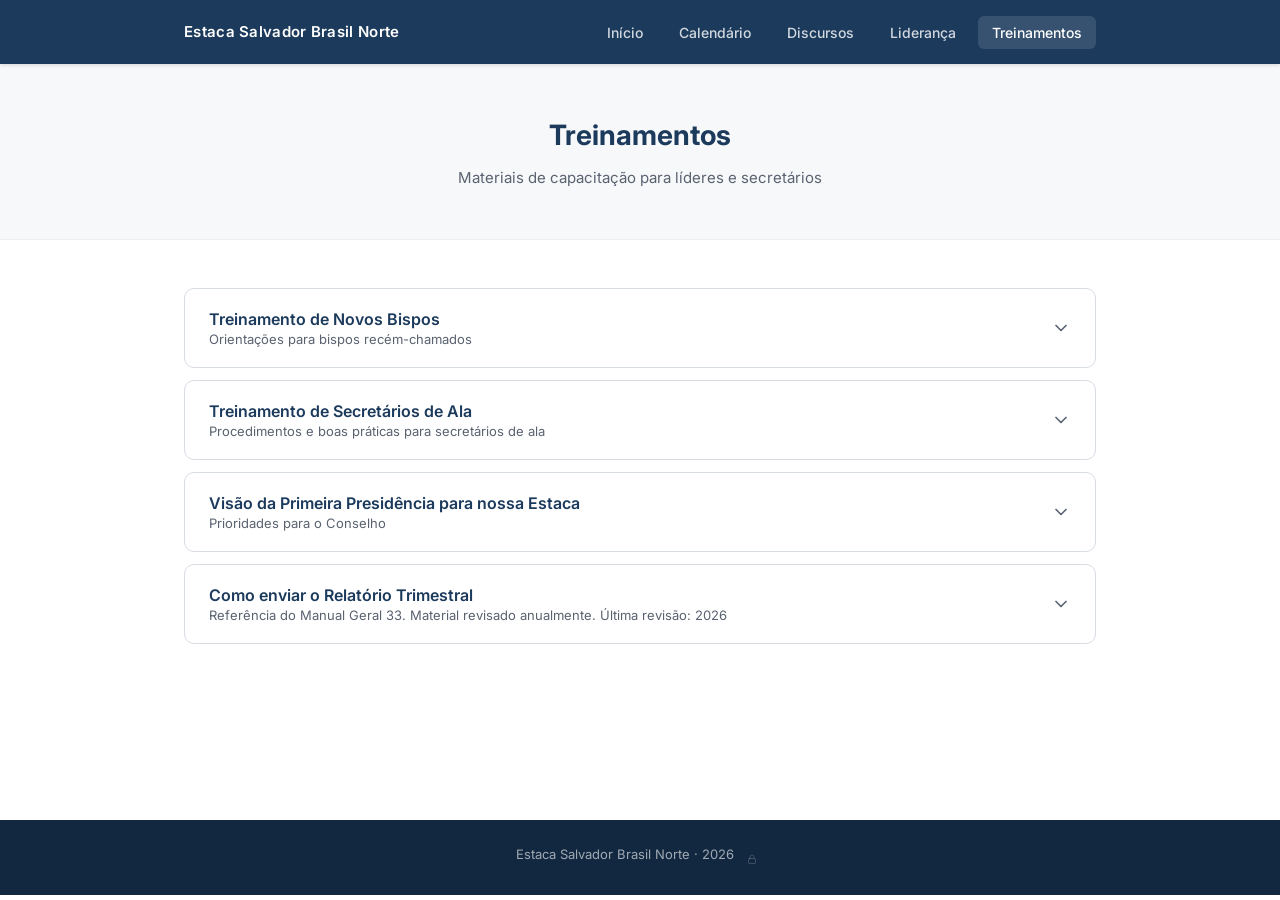
<file: treinamentos.html>
<!DOCTYPE html>
<html lang="pt-BR">
<head>
  <meta charset="UTF-8">
  <meta name="viewport" content="width=device-width, initial-scale=1.0">
  <title>Treinamentos – Estaca Salvador Brasil Norte</title>
  <link rel="preconnect" href="https://fonts.googleapis.com">
  <link rel="preconnect" href="https://fonts.gstatic.com" crossorigin>
  <link href="https://fonts.googleapis.com/css2?family=Inter:wght@400;500;600;700&family=Source+Serif+4:opsz,wght@8..60,400;8..60,600&display=swap" rel="stylesheet">
  <link rel="stylesheet" href="style.css">
</head>
<body>

  <!-- O cabeçalho é montado automaticamente pelo arquivo componentes.js.
       Não edite aqui. Para mudar o menu, abra componentes.js -->
  <div id="cabecalho"></div>

  <main>
    <section class="page-hero">
      <h1>Treinamentos</h1>
      <p>Materiais de capacitação para líderes e secretários</p>
    </section>

    <div class="container">

      <!--
        ╔══════════════════════════════════════════════════════════════════╗
        ║  COMO ALTERAR OS TREINAMENTOS                                    ║
        ║                                                                  ║
        ║  Você NÃO edita nada nesta página, nem no GitHub.                ║
        ║                                                                  ║
        ║  Entre em Área da Liderança > Treinamentos, digite o código e    ║
        ║  crie, altere, mude a ordem ou remova treinamentos por lá.       ║
        ║  O que você salvar aparece aqui em seguida.                      ║
        ╚══════════════════════════════════════════════════════════════════╝
      -->

      <div class="accordion" id="trein-lista">
        <p class="cal-vazio">Carregando os treinamentos...</p>
      </div>

    </div>
  </main>

  <!-- O rodapé é montado automaticamente pelo arquivo componentes.js -->
  <div id="rodape"></div>

  <script src="componentes.js"></script>
  <script src="treinamentos.js"></script>
</body>
</html>
</file>
<file: style.css>
/* ===== RESET & BASE ===== */
*,
*::before,
*::after {
  box-sizing: border-box;
  margin: 0;
  padding: 0;
}

:root {
  --navy: #1B3A5C;
  --navy-light: #24507A;
  --navy-dark: #122840;
  --white: #FFFFFF;
  --gray-50: #F7F8FA;
  --gray-100: #ECEEF2;
  --gray-200: #D8DCE3;
  --gray-600: #5A6270;
  --gray-800: #2C2F36;
  --gold: #B8934A;
  --max-width: 960px;
  --header-height: 64px;
}

html {
  scroll-behavior: smooth;
}

body {
  font-family: "Inter", system-ui, -apple-system, sans-serif;
  color: var(--gray-800);
  background: var(--white);
  line-height: 1.65;
  font-size: 16px;
  -webkit-font-smoothing: antialiased;
}

a {
  color: var(--navy);
  text-decoration: none;
}

img {
  max-width: 100%;
  display: block;
}

/* ===== HEADER / NAV ===== */
.site-header {
  position: fixed;
  top: 0;
  left: 0;
  right: 0;
  height: var(--header-height);
  background: var(--navy);
  z-index: 100;
  display: flex;
  align-items: center;
  justify-content: center;
  box-shadow: 0 1px 4px rgba(0, 0, 0, 0.15);
}

.header-inner {
  width: 100%;
  max-width: var(--max-width);
  padding: 0 24px;
  display: flex;
  align-items: center;
  justify-content: space-between;
}

.site-logo {
  color: var(--white);
  font-size: 15px;
  font-weight: 600;
  letter-spacing: 0.02em;
  white-space: nowrap;
}

.nav-links {
  display: flex;
  gap: 8px;
  list-style: none;
}

.nav-links a {
  color: rgba(255, 255, 255, 0.8);
  font-size: 14px;
  font-weight: 500;
  padding: 8px 14px;
  border-radius: 6px;
  transition: background 0.2s, color 0.2s;
}

.nav-links a:hover,
.nav-links a.active {
  color: var(--white);
  background: rgba(255, 255, 255, 0.12);
}

/* Hamburger */
.menu-toggle {
  display: none;
  background: none;
  border: none;
  cursor: pointer;
  padding: 8px;
}

.menu-toggle span {
  display: block;
  width: 22px;
  height: 2px;
  background: var(--white);
  margin: 5px 0;
  border-radius: 2px;
  transition: transform 0.3s, opacity 0.3s;
}

/* ===== MAIN CONTENT ===== */
main {
  margin-top: var(--header-height);
  min-height: calc(100vh - var(--header-height) - 80px);
}

/* ===== HOME: HERO EM TELA CHEIA ===== */
.home-hero {
  position: relative;
  height: 100vh;
  min-height: 560px;
  display: flex;
  align-items: center;
  justify-content: center;
  overflow: hidden;
  background: var(--navy-dark);
}

.home-hero img {
  position: absolute;
  inset: 0;
  width: 100%;
  height: 100%;
  object-fit: cover;
  object-position: center 42%;
}

.home-hero::after {
  content: "";
  position: absolute;
  inset: 0;
  background:
    linear-gradient(to bottom, rgba(14, 35, 56, 0.72) 0%, rgba(14, 35, 56, 0.42) 45%, rgba(14, 35, 56, 0.85) 100%);
}

.home-hero-content {
  position: relative;
  z-index: 2;
  text-align: center;
  padding: 0 24px;
}

.home-hero-mark {
  width: 1px;
  height: 52px;
  background: linear-gradient(to bottom, transparent, var(--gold));
  margin: 0 auto 28px;
}

.home-hero h1 {
  font-family: "Source Serif 4", Georgia, serif;
  font-size: 56px;
  font-weight: 600;
  line-height: 1.12;
  color: var(--white);
  max-width: 14ch;
  margin: 0 auto 20px;
}

.home-hero-sub {
  font-size: 15px;
  line-height: 1.7;
  color: rgba(255, 255, 255, 0.78);
  max-width: 44ch;
  margin: 0 auto;
}

.hero-scroll {
  position: absolute;
  bottom: 32px;
  left: 50%;
  transform: translateX(-50%);
  z-index: 2;
  color: rgba(255, 255, 255, 0.55);
  display: flex;
  flex-direction: column;
  align-items: center;
  gap: 6px;
  font-size: 11px;
  letter-spacing: 0.08em;
}

.hero-scroll svg {
  width: 18px;
  height: 18px;
  animation: heroNudge 2.4s ease-in-out infinite;
}

@keyframes heroNudge {
  0%, 100% { transform: translateY(0); }
  50% { transform: translateY(5px); }
}

@media (prefers-reduced-motion: reduce) {
  .hero-scroll svg { animation: none; }
}

/* ===== HOME: CAIXAS DAS SEÇÕES ===== */
.home-sections {
  max-width: var(--max-width);
  margin: 0 auto;
  padding: 88px 24px 96px;
}

.home-sections-lead {
  text-align: center;
  margin-bottom: 48px;
}

.home-sections-lead h2 {
  font-family: "Source Serif 4", Georgia, serif;
  font-size: 28px;
  font-weight: 600;
  color: var(--navy);
  margin-bottom: 10px;
}

.home-sections-lead p {
  font-size: 15px;
  color: var(--gray-600);
  max-width: 50ch;
  margin: 0 auto;
}

.section-grid {
  display: grid;
  grid-template-columns: repeat(auto-fit, minmax(212px, 1fr));
  gap: 20px;
}

.section-box {
  display: flex;
  flex-direction: column;
  border: 1px solid var(--gray-200);
  border-radius: 4px;
  padding: 36px 28px 0;
  background: var(--white);
  transition: border-color 0.25s, background 0.25s;
}

.section-box:hover {
  border-color: var(--navy);
  background: var(--gray-50);
}

.section-box-icon {
  color: var(--navy);
  margin-bottom: 22px;
}

.section-box-icon svg {
  width: 30px;
  height: 30px;
  stroke-width: 1.1;
}

.section-box h3 {
  font-family: "Source Serif 4", Georgia, serif;
  font-size: 21px;
  font-weight: 600;
  color: var(--navy);
  margin-bottom: 10px;
}

.section-box p {
  font-size: 14.5px;
  line-height: 1.6;
  color: var(--gray-600);
  flex-grow: 1;
  margin-bottom: 28px;
}

.section-box-action {
  border-top: 1px solid var(--gray-100);
  padding: 16px 0;
  font-size: 13.5px;
  font-weight: 600;
  color: var(--navy);
  display: flex;
  align-items: center;
  justify-content: space-between;
}

.section-box-action svg {
  width: 15px;
  height: 15px;
  stroke-width: 1.6;
  transition: transform 0.25s;
}

.section-box:hover .section-box-action svg {
  transform: translateX(4px);
}

.page-hero {
  background: var(--gray-50);
  border-bottom: 1px solid var(--gray-100);
  padding: 48px 24px;
  text-align: center;
}

.page-hero h1 {
  font-size: 28px;
  font-weight: 700;
  color: var(--navy);
  margin-bottom: 8px;
}

.page-hero p {
  font-size: 15px;
  color: var(--gray-600);
  max-width: 540px;
  margin: 0 auto;
}

.container {
  max-width: var(--max-width);
  margin: 0 auto;
  padding: 48px 24px;
}

/* ===== EMBED CONTAINER ===== */
.embed-wrapper {
  background: var(--gray-50);
  border: 1px solid var(--gray-100);
  border-radius: 10px;
  overflow: hidden;
  min-height: 500px;
  display: flex;
  align-items: center;
  justify-content: center;
}

.embed-wrapper iframe {
  width: 100%;
  height: 600px;
  border: none;
}

.embed-placeholder {
  text-align: center;
  padding: 60px 24px;
  color: var(--gray-600);
}

.embed-placeholder .placeholder-icon {
  font-size: 48px;
  margin-bottom: 16px;
  opacity: 0.4;
}

.embed-placeholder p {
  font-size: 14px;
}

.embed-placeholder code {
  display: block;
  margin-top: 12px;
  background: var(--gray-100);
  padding: 12px 16px;
  border-radius: 6px;
  font-size: 13px;
  color: var(--gray-800);
  text-align: left;
  max-width: 480px;
  margin-left: auto;
  margin-right: auto;
  word-break: break-all;
}

/* ===== ACCORDION (TREINAMENTOS) ===== */
.accordion {
  display: flex;
  flex-direction: column;
  gap: 12px;
}

.accordion-item {
  border: 1px solid var(--gray-200);
  border-radius: 10px;
  overflow: hidden;
  background: var(--white);
}

.accordion-header {
  width: 100%;
  background: none;
  border: none;
  padding: 20px 24px;
  display: flex;
  align-items: center;
  justify-content: space-between;
  cursor: pointer;
  font-family: inherit;
  text-align: left;
  transition: background 0.2s;
}

.accordion-header:hover {
  background: var(--gray-50);
}

.accordion-title {
  font-size: 16px;
  font-weight: 600;
  color: var(--navy);
}

.accordion-subtitle {
  font-size: 13px;
  color: var(--gray-600);
  font-weight: 400;
  margin-top: 2px;
}

.accordion-chevron {
  width: 20px;
  height: 20px;
  color: var(--gray-600);
  transition: transform 0.3s;
  flex-shrink: 0;
  margin-left: 16px;
}

.accordion-item.open .accordion-chevron {
  transform: rotate(180deg);
}

.accordion-body {
  max-height: 0;
  overflow: hidden;
  transition: max-height 0.35s ease;
}

.accordion-body-inner {
  padding: 0 24px 24px;
}

.accordion-body-inner .embed-wrapper {
  min-height: 400px;
}

/* ===== FOOTER ===== */
.site-footer {
  background: var(--navy-dark);
  color: rgba(255, 255, 255, 0.6);
  text-align: center;
  padding: 24px;
  font-size: 13px;
}

/* Cadeado discreto que leva à Área da Liderança */
.rodape-acesso {
  display: inline-flex;
  align-items: center;
  justify-content: center;
  width: 24px;
  height: 24px;
  margin-left: 6px;
  vertical-align: -6px;
  color: rgba(255, 255, 255, 0.22);
  transition: color 0.2s;
}

.rodape-acesso svg { width: 12px; height: 12px; }
.rodape-acesso:hover,
.rodape-acesso:focus-visible { color: rgba(255, 255, 255, 0.7); }

/* ===== RESPONSIVE ===== */
@media (max-width: 768px) {
  .menu-toggle {
    display: block;
  }

  .nav-links {
    position: fixed;
    top: var(--header-height);
    left: 0;
    right: 0;
    background: var(--navy-dark);
    flex-direction: column;
    padding: 12px 24px 20px;
    gap: 4px;
    transform: translateY(-100%);
    opacity: 0;
    pointer-events: none;
    transition: transform 0.3s, opacity 0.3s;
  }

  .nav-links.open {
    transform: translateY(0);
    opacity: 1;
    pointer-events: auto;
  }

  .nav-links a {
    padding: 12px 16px;
    font-size: 15px;
  }

  .home-hero {
    height: 92vh;
    min-height: 480px;
  }

  .home-hero h1 {
    font-size: 34px;
    max-width: 16ch;
  }

  .home-hero-sub {
    font-size: 14px;
  }

  .home-hero-mark {
    height: 38px;
    margin-bottom: 20px;
  }

  .home-sections {
    padding: 56px 20px 64px;
  }

  .home-sections-lead {
    margin-bottom: 32px;
  }

  .home-sections-lead h2 {
    font-size: 23px;
  }

  .section-grid {
    grid-template-columns: 1fr;
    gap: 16px;
  }

  .section-box {
    padding: 28px 24px 0;
  }

  .page-hero {
    padding: 32px 20px;
  }

  .page-hero h1 {
    font-size: 22px;
  }

  .container {
    padding: 32px 20px;
  }

  .embed-wrapper iframe {
    height: 450px;
  }

  .site-logo {
    font-size: 13px;
  }
}

/* ===== HEADER TRANSPARENTE NA HOME ===== */
.home-page .site-header {
  background: transparent;
  box-shadow: none;
  transition: background 0.3s, box-shadow 0.3s;
}

.home-page .site-header.scrolled {
  background: var(--navy);
  box-shadow: 0 1px 4px rgba(0, 0, 0, 0.15);
}

.home-page main {
  margin-top: 0;
}

@media (max-width: 768px) {
  .home-page .nav-links.open {
    background: var(--navy-dark);
  }
}

/* ===== TABELA DE DISCURSOS ===== */
.tabela-wrapper {
  border: 1px solid var(--gray-200);
  border-radius: 4px;
  overflow: hidden;
}

.tabela-discursos {
  width: 100%;
  border-collapse: collapse;
  font-size: 14.5px;
}

.tabela-discursos thead th {
  background: var(--navy);
  color: var(--white);
  text-align: left;
  font-size: 12.5px;
  font-weight: 600;
  letter-spacing: 0.06em;
  text-transform: uppercase;
  padding: 14px 18px;
}

.tabela-discursos td {
  padding: 15px 18px;
  border-top: 1px solid var(--gray-100);
  color: var(--gray-800);
  vertical-align: top;
}

.tabela-discursos tbody tr:nth-child(even) {
  background: var(--gray-50);
}

.tabela-discursos tbody tr:hover {
  background: var(--gray-100);
}

.td-data {
  white-space: nowrap;
  font-weight: 600;
  color: var(--navy);
}

.td-data span {
  display: block;
  font-weight: 400;
  font-size: 12.5px;
  color: var(--gray-600);
  margin-top: 2px;
}

.td-vago {
  color: var(--gray-600);
  font-style: italic;
}

.nota-pagina {
  margin-top: 20px;
  font-size: 13.5px;
  color: var(--gray-600);
  display: flex;
  gap: 8px;
  align-items: flex-start;
}

.nota-pagina svg {
  width: 16px;
  height: 16px;
  stroke-width: 1.5;
  flex-shrink: 0;
  margin-top: 2px;
  color: var(--navy);
}

@media (max-width: 768px) {
  .tabela-discursos {
    font-size: 13.5px;
  }

  .tabela-discursos thead th,
  .tabela-discursos td {
    padding: 12px 12px;
  }
}

/* ═══════════════════════════════════════════════════════════════════
   CALENDÁRIO DINÂMICO (lê o arquivo calendario.csv)
   ═══════════════════════════════════════════════════════════════════ */

:root {
  --tipo-reuniao: #1B3A5C;
  --tipo-treinamento: #3F7A6B;
  --tipo-conferencia: #7A4A3C;
  --tipo-atividade: #B8934A;
  --tipo-outro: #5A6270;
}

.tipo-reuniao      { --cor-tipo: var(--tipo-reuniao); }
.tipo-treinamento  { --cor-tipo: var(--tipo-treinamento); }
.tipo-conferencia  { --cor-tipo: var(--tipo-conferencia); }
.tipo-atividade    { --cor-tipo: var(--tipo-atividade); }
.tipo-outro        { --cor-tipo: var(--tipo-outro); }

/* ---------- Abas ---------- */
.cal-abas {
  display: flex;
  gap: 4px;
  border-bottom: 1px solid var(--gray-200);
  margin-bottom: 20px;
}

.cal-aba {
  background: none;
  border: none;
  border-bottom: 2px solid transparent;
  font-family: inherit;
  font-size: 14.5px;
  font-weight: 600;
  color: var(--gray-600);
  padding: 12px 18px;
  cursor: pointer;
  margin-bottom: -1px;
  transition: color 0.2s, border-color 0.2s;
}

.cal-aba:hover { color: var(--navy); }

.cal-aba.ativo {
  color: var(--navy);
  border-bottom-color: var(--navy);
}

/* ---------- Filtros ---------- */
.cal-filtros {
  display: flex;
  flex-wrap: wrap;
  gap: 8px;
  margin-bottom: 28px;
}

.filtro-pill {
  background: var(--white);
  border: 1px solid var(--gray-200);
  border-radius: 100px;
  font-family: inherit;
  font-size: 13px;
  font-weight: 500;
  color: var(--gray-600);
  padding: 6px 15px;
  cursor: pointer;
  display: inline-flex;
  align-items: center;
  gap: 7px;
  transition: border-color 0.2s, color 0.2s, background 0.2s;
}

.filtro-pill.tipo-reuniao::before,
.filtro-pill.tipo-treinamento::before,
.filtro-pill.tipo-conferencia::before,
.filtro-pill.tipo-atividade::before,
.filtro-pill.tipo-outro::before {
  content: "";
  width: 7px;
  height: 7px;
  border-radius: 50%;
  background: var(--cor-tipo);
}

.filtro-pill:hover { border-color: var(--gray-600); }

.filtro-pill.ativo {
  background: var(--navy);
  border-color: var(--navy);
  color: var(--white);
}

/* ---------- Próximos eventos ---------- */
.prox-lista {
  display: flex;
  flex-direction: column;
  gap: 10px;
}

.prox-item {
  display: flex;
  align-items: flex-start;
  gap: 18px;
  width: 100%;
  text-align: left;
  background: var(--white);
  border: 1px solid var(--gray-200);
  border-radius: 6px;
  padding: 14px 18px;
  cursor: pointer;
  font-family: inherit;
  transition: border-color 0.2s, background 0.2s;
}

.prox-item:hover {
  border-color: var(--navy);
  background: var(--gray-50);
}

.prox-data {
  flex-shrink: 0;
  align-self: stretch;
  width: 54px;
  padding-top: 2px;
  text-align: center;
  border-right: 2px solid var(--cor-tipo);
  padding-right: 14px;
}

.prox-dia {
  display: block;
  font-family: "Source Serif 4", Georgia, serif;
  font-size: 25px;
  font-weight: 600;
  line-height: 1;
  color: var(--navy);
}

.prox-mes {
  display: block;
  font-size: 10.5px;
  font-weight: 600;
  letter-spacing: 0.08em;
  color: var(--gray-600);
  margin-top: 3px;
}

.prox-texto { flex-grow: 1; min-width: 0; }

.prox-texto h3 {
  font-size: 15.5px;
  font-weight: 600;
  color: var(--gray-800);
  margin-bottom: 2px;
}

.prox-texto p {
  font-size: 13px;
  color: var(--gray-600);
}

.prox-publico {
  display: inline-flex;
  align-items: center;
  gap: 6px;
  margin-top: 6px;
  font-size: 12.5px;
  color: var(--gray-600);
  background: var(--gray-50);
  border: 1px solid var(--gray-100);
  border-radius: 100px;
  padding: 3px 11px 3px 9px;
}

.prox-publico svg {
  width: 13px;
  height: 13px;
  flex-shrink: 0;
  color: var(--navy);
}

.prox-tag,
.ano-item-tag,
.detalhe-tag {
  flex-shrink: 0;
  font-size: 11px;
  font-weight: 600;
  letter-spacing: 0.03em;
  color: var(--cor-tipo);
  background: color-mix(in srgb, var(--cor-tipo) 10%, transparent);
  border: 1px solid color-mix(in srgb, var(--cor-tipo) 25%, transparent);
  border-radius: 100px;
  padding: 3px 11px;
  white-space: nowrap;
}

/* ---------- Grade do mês ---------- */
.mes-nav {
  display: flex;
  align-items: center;
  justify-content: center;
  gap: 20px;
  margin-bottom: 22px;
}

.mes-nav h2 {
  font-family: "Source Serif 4", Georgia, serif;
  font-size: 23px;
  font-weight: 600;
  color: var(--navy);
  min-width: 210px;
  text-align: center;
}

.mes-btn {
  background: var(--white);
  border: 1px solid var(--gray-200);
  border-radius: 6px;
  width: 36px;
  height: 36px;
  display: flex;
  align-items: center;
  justify-content: center;
  cursor: pointer;
  color: var(--navy);
  transition: border-color 0.2s, background 0.2s;
}

.mes-btn:hover {
  border-color: var(--navy);
  background: var(--gray-50);
}

.mes-btn svg { width: 17px; height: 17px; }

.grade-cal {
  display: grid;
  grid-template-columns: repeat(7, 1fr);
  gap: 1px;
  background: var(--gray-200);
  border: 1px solid var(--gray-200);
  border-radius: 6px;
  overflow: hidden;
  margin-bottom: 32px;
}

.grade-cabecalho {
  background: var(--gray-50);
  text-align: center;
  font-size: 11px;
  font-weight: 600;
  letter-spacing: 0.05em;
  text-transform: uppercase;
  color: var(--gray-600);
  padding: 10px 2px;
}

.grade-dia {
  background: var(--white);
  min-height: 74px;
  padding: 7px 8px;
  position: relative;
}

.grade-dia.vazio { background: var(--gray-50); }

.grade-numero {
  font-size: 13px;
  color: var(--gray-600);
}

.grade-dia.com-evento .grade-numero {
  font-weight: 700;
  color: var(--navy);
}

.grade-dia.hoje .grade-numero {
  background: var(--navy);
  color: var(--white);
  border-radius: 50%;
  width: 23px;
  height: 23px;
  display: inline-flex;
  align-items: center;
  justify-content: center;
  font-size: 12px;
}

.grade-pontos {
  display: flex;
  flex-wrap: wrap;
  gap: 3px;
  margin-top: 7px;
}

.ponto {
  width: 6px;
  height: 6px;
  border-radius: 50%;
  background: var(--cor-tipo);
}

/* ---------- Lista do mês ---------- */
.mes-lista {
  display: flex;
  flex-direction: column;
  border-top: 1px solid var(--gray-200);
}

.mes-item {
  display: flex;
  align-items: center;
  gap: 14px;
  width: 100%;
  text-align: left;
  background: none;
  border: none;
  border-bottom: 1px solid var(--gray-200);
  padding: 14px 6px;
  cursor: pointer;
  font-family: inherit;
  transition: background 0.2s;
}

.mes-item:hover { background: var(--gray-50); }

.mes-item-data {
  flex-shrink: 0;
  width: 56px;
  font-size: 13.5px;
  font-weight: 600;
  color: var(--navy);
}

.mes-item-data span {
  display: block;
  font-weight: 400;
  font-size: 12px;
  color: var(--gray-600);
  margin-top: 1px;
}

.mes-item-barra,
.ano-item-barra {
  flex-shrink: 0;
  width: 3px;
  align-self: stretch;
  border-radius: 2px;
  background: var(--cor-tipo);
}

.mes-item-texto { min-width: 0; }

.mes-item-texto strong {
  display: block;
  font-size: 14.5px;
  font-weight: 600;
  color: var(--gray-800);
}

.mes-item-texto span {
  font-size: 12.5px;
  color: var(--gray-600);
}

/* ---------- Visão do ano ---------- */
.ano-mes { margin-bottom: 36px; }

.ano-mes-titulo {
  font-family: "Source Serif 4", Georgia, serif;
  font-size: 21px;
  font-weight: 600;
  color: var(--navy);
  padding-bottom: 9px;
  border-bottom: 1px solid var(--gray-200);
  margin-bottom: 6px;
}

.ano-mes-titulo span {
  font-size: 14px;
  font-weight: 400;
  color: var(--gray-600);
}

.ano-eventos { display: flex; flex-direction: column; }

.ano-item {
  display: flex;
  align-items: center;
  gap: 14px;
  width: 100%;
  text-align: left;
  background: none;
  border: none;
  border-bottom: 1px solid var(--gray-200);
  padding: 13px 6px;
  cursor: pointer;
  font-family: inherit;
  transition: background 0.2s;
}

.ano-item:hover { background: var(--gray-50); }

/* ---------- Separação entre os dias ----------
   Eventos do mesmo dia ficam juntos, sem linha entre eles.
   A linha só aparece quando muda o dia.                      */

.mes-item.continua,
.ano-item.continua {
  border-bottom-color: transparent;
  padding-bottom: 6px;
}

.mes-item.mesmo-dia,
.ano-item.mesmo-dia {
  padding-top: 6px;
}

/* Na visão Próximos, uma linha entre os cartões de dias diferentes */
.prox-lista .dia-sep {
  height: 1px;
  background: var(--gray-200);
  margin: 6px 0;
}

.ano-item-dia {
  flex-shrink: 0;
  width: 40px;
  text-align: center;
  font-family: "Source Serif 4", Georgia, serif;
  font-size: 20px;
  font-weight: 600;
  color: var(--navy);
  line-height: 1.1;
}

.ano-item-dia span {
  display: block;
  font-family: "Inter", sans-serif;
  font-size: 10.5px;
  font-weight: 500;
  color: var(--gray-600);
}

.ano-item-texto { flex-grow: 1; min-width: 0; }

.ano-item-texto strong {
  display: block;
  font-size: 14.5px;
  font-weight: 600;
  color: var(--gray-800);
}

.ano-item-texto > span {
  font-size: 12.5px;
  color: var(--gray-600);
}

/* ---------- Janela de detalhe ---------- */
.detalhe-fundo {
  position: fixed;
  inset: 0;
  background: rgba(14, 35, 56, 0.55);
  z-index: 200;
  display: flex;
  align-items: center;
  justify-content: center;
  padding: 24px;
}

.detalhe-caixa {
  position: relative;
  background: var(--white);
  border-radius: 8px;
  width: 100%;
  max-width: 420px;
  padding: 30px 30px 24px;
  box-shadow: 0 12px 40px rgba(0, 0, 0, 0.22);
}

.detalhe-caixa h2 {
  font-family: "Source Serif 4", Georgia, serif;
  font-size: 23px;
  font-weight: 600;
  color: var(--navy);
  margin: 12px 0 20px;
  padding-right: 24px;
}

.detalhe-fechar {
  position: absolute;
  top: 16px;
  right: 16px;
  background: none;
  border: none;
  cursor: pointer;
  color: var(--gray-600);
  padding: 4px;
  line-height: 0;
}

.detalhe-fechar:hover { color: var(--navy); }
.detalhe-fechar svg { width: 19px; height: 19px; }

.detalhe-corpo {
  border-top: 1px solid var(--gray-100);
  padding-top: 6px;
}

.detalhe-linha {
  display: flex;
  justify-content: space-between;
  gap: 18px;
  padding: 11px 0;
  border-bottom: 1px solid var(--gray-100);
  font-size: 14px;
}

.detalhe-linha:last-child { border-bottom: none; }
.detalhe-linha span { color: var(--gray-600); flex-shrink: 0; }
.detalhe-linha strong { font-weight: 600; color: var(--gray-800); text-align: right; }

/* ---------- Mensagens ---------- */
.cal-vazio {
  text-align: center;
  color: var(--gray-600);
  font-size: 14.5px;
  padding: 48px 24px;
  background: var(--gray-50);
  border-radius: 6px;
}

.cal-erro {
  background: var(--gray-50);
  border: 1px solid var(--gray-200);
  border-left: 3px solid var(--tipo-conferencia);
  border-radius: 6px;
  padding: 22px 24px;
  font-size: 14px;
  color: var(--gray-600);
  line-height: 1.6;
}

.cal-erro strong {
  display: block;
  color: var(--gray-800);
  font-size: 15px;
  margin-bottom: 8px;
}

.cal-erro p { margin-top: 8px; }

.cal-erro code {
  background: var(--gray-100);
  padding: 1px 6px;
  border-radius: 3px;
  font-size: 13px;
}

/* ---------- Legenda ---------- */
.cal-legenda {
  display: flex;
  flex-wrap: wrap;
  gap: 16px;
  margin-top: 28px;
  padding-top: 18px;
  border-top: 1px solid var(--gray-100);
  font-size: 12.5px;
  color: var(--gray-600);
}

.cal-legenda-item { display: inline-flex; align-items: center; gap: 7px; }

.cal-legenda-item::before {
  content: "";
  width: 8px;
  height: 8px;
  border-radius: 50%;
  background: var(--cor-tipo);
}

/* ---------- Responsivo ---------- */
@media (max-width: 768px) {
  .cal-abas { gap: 0; }
  .cal-aba { flex: 1; padding: 12px 6px; font-size: 13.5px; }

  .grade-dia { min-height: 54px; padding: 5px 4px; }
  .grade-numero { font-size: 12px; }
  .grade-cabecalho { font-size: 10px; padding: 8px 1px; }
  .ponto { width: 5px; height: 5px; }

  .mes-nav h2 { font-size: 19px; min-width: 0; }

  .prox-item { gap: 13px; padding: 12px 14px; }
  .prox-data { width: 44px; padding-right: 11px; }
  .prox-dia { font-size: 21px; }
  .prox-tag { display: none; }
  .prox-publico { font-size: 12px; padding: 3px 9px 3px 8px; }

  .ano-item-tag { display: none; }

  .detalhe-caixa { padding: 26px 22px 20px; }
  .detalhe-caixa h2 { font-size: 20px; }
  .detalhe-linha { font-size: 13.5px; }
}

/* ═══════════════════════════════════════════════════════════════════
   LIDERANÇA (lê os CSVs da pasta lideranca/)
   ═══════════════════════════════════════════════════════════════════ */

.lid-abas {
  display: flex;
  gap: 4px;
  border-bottom: 1px solid var(--gray-200);
  margin-bottom: 32px;
}

.lid-aba {
  background: none;
  border: none;
  border-bottom: 2px solid transparent;
  font-family: inherit;
  font-size: 14.5px;
  font-weight: 600;
  color: var(--gray-600);
  padding: 12px 18px;
  cursor: pointer;
  margin-bottom: -1px;
  transition: color 0.2s, border-color 0.2s;
}

.lid-aba:hover { color: var(--navy); }
.lid-aba.ativo { color: var(--navy); border-bottom-color: var(--navy); }

.lid-grupo { margin-bottom: 44px; }

.lid-grupo-titulo {
  font-family: "Source Serif 4", Georgia, serif;
  font-size: 22px;
  font-weight: 600;
  color: var(--navy);
  padding-bottom: 9px;
  border-bottom: 1px solid var(--gray-200);
  margin-bottom: 20px;
}

/* ---------- Cartões de pessoa ---------- */
.lid-grade {
  display: grid;
  grid-template-columns: repeat(auto-fill, minmax(280px, 1fr));
  gap: 16px;
}

.lid-cartao {
  display: flex;
  gap: 16px;
  border: 1px solid var(--gray-200);
  border-radius: 6px;
  padding: 18px;
  background: var(--white);
  transition: border-color 0.2s;
}

.lid-cartao:hover { border-color: var(--navy); }

.lid-foto {
  flex-shrink: 0;
  width: 68px;
  height: 68px;
  border-radius: 50%;
  overflow: hidden;
  background: var(--gray-100);
  position: relative;
}

.lid-foto img {
  width: 100%;
  height: 100%;
  object-fit: cover;
  object-position: center top;
  position: relative;
  z-index: 2;
}

.lid-foto svg {
  position: absolute;
  inset: 0;
  margin: auto;
  width: 32px;
  height: 32px;
  color: var(--gray-200);
  z-index: 1;
  display: none;
}

.lid-foto.sem-foto svg { display: block; }
.lid-foto.sem-foto { background: var(--gray-50); border: 1px solid var(--gray-100); }

.lid-info { min-width: 0; flex-grow: 1; }

.lid-cargo {
  display: block;
  font-size: 10.5px;
  font-weight: 600;
  letter-spacing: 0.07em;
  text-transform: uppercase;
  color: var(--gold);
  margin-bottom: 3px;
}

.lid-info h3 {
  font-family: "Source Serif 4", Georgia, serif;
  font-size: 18px;
  font-weight: 600;
  color: var(--navy);
  line-height: 1.25;
  margin-bottom: 6px;
}

.lid-info h3.lid-vago {
  color: var(--gray-600);
  font-style: italic;
  font-weight: 400;
}

.lid-tempo { font-size: 12.5px; line-height: 1.5; }
.lid-tempo span { display: block; color: var(--gray-600); }
.lid-tempo strong { display: block; color: var(--gray-800); font-weight: 600; }
.lid-tempo em { font-style: normal; font-weight: 400; color: var(--gray-600); }
.lid-tempo-futura strong { color: var(--gold); font-weight: 600; }

.lid-designacoes {
  list-style: none;
  display: flex;
  flex-wrap: wrap;
  gap: 5px;
  margin-top: 11px;
  padding-top: 11px;
  border-top: 1px solid var(--gray-100);
}

.lid-designacoes li {
  font-size: 11.5px;
  color: var(--navy);
  background: var(--gray-50);
  border: 1px solid var(--gray-100);
  border-radius: 100px;
  padding: 3px 10px;
}

/* ---------- Visão por designação ---------- */
.desig-lista { display: flex; flex-direction: column; gap: 8px; }

.desig-item {
  display: flex;
  align-items: center;
  gap: 20px;
  border: 1px solid var(--gray-200);
  border-left-width: 3px;
  border-radius: 5px;
  padding: 13px 18px;
  background: var(--white);
}

.desig-item.estado-completo { border-left-color: var(--tipo-treinamento); }
.desig-item.estado-parcial  { border-left-color: var(--tipo-atividade); }
.desig-item.estado-vazio    { border-left-color: var(--gray-200); background: var(--gray-50); }

.desig-nome {
  flex-shrink: 0;
  width: 210px;
  font-size: 14.5px;
  font-weight: 600;
  color: var(--navy);
}

.desig-pessoas {
  display: flex;
  flex-wrap: wrap;
  gap: 8px 22px;
  flex-grow: 1;
}

.desig-pessoa { font-size: 13.5px; color: var(--gray-800); }

.desig-pessoa em {
  display: block;
  font-style: normal;
  font-size: 10.5px;
  font-weight: 600;
  letter-spacing: 0.05em;
  text-transform: uppercase;
  color: var(--gray-600);
}

.desig-vaga {
  font-size: 13px;
  color: var(--gray-600);
  font-style: italic;
}

@media (max-width: 768px) {
  .lid-abas { gap: 0; }
  .lid-aba { flex: 1; padding: 12px 6px; font-size: 13.5px; }
  .lid-grade { grid-template-columns: 1fr; }
  .desig-item { flex-direction: column; align-items: flex-start; gap: 10px; }
  .desig-nome { width: auto; }
}


/* ═══════════════════════════════════════════════════════════════════
   EDITOR DE DESIGNAÇÕES (página de uso interno)
   ═══════════════════════════════════════════════════════════════════ */

.editor-page main { margin-top: 0; }

.editor-topo {
  background: var(--navy);
  padding: 20px 24px;
}

.editor-topo-inner {
  max-width: 1180px;
  margin: 0 auto;
  display: flex;
  align-items: center;
  justify-content: space-between;
  gap: 20px;
}

.editor-etiqueta {
  display: inline-block;
  font-size: 10.5px;
  font-weight: 600;
  letter-spacing: 0.09em;
  text-transform: uppercase;
  color: var(--gold);
  margin-bottom: 3px;
}

.editor-topo h1 {
  font-family: "Source Serif 4", Georgia, serif;
  font-size: 23px;
  font-weight: 600;
  color: var(--white);
}

.editor-link-sair {
  font-size: 13.5px;
  font-weight: 500;
  color: rgba(255, 255, 255, 0.8);
  border-bottom: 1px solid rgba(255, 255, 255, 0.3);
  padding-bottom: 1px;
  white-space: nowrap;
}

.editor-link-sair:hover { color: var(--white); }

.editor-main {
  max-width: 1180px;
  margin: 0 auto;
  padding: 32px 24px 64px;
}

/* ---------- Resumo ---------- */
.ed-resumo {
  display: grid;
  grid-template-columns: repeat(auto-fit, minmax(140px, 1fr));
  gap: 12px;
  margin-bottom: 32px;
}

.ed-resumo-item {
  border: 1px solid var(--gray-200);
  border-left-width: 3px;
  border-left-color: var(--gray-200);
  border-radius: 5px;
  padding: 14px 18px;
  background: var(--white);
}

.ed-resumo-item.estado-completo { border-left-color: var(--tipo-treinamento); }
.ed-resumo-item.estado-parcial  { border-left-color: var(--tipo-atividade); }
.ed-resumo-item.estado-vazio    { border-left-color: var(--tipo-conferencia); }

.ed-resumo-item strong {
  display: block;
  font-family: "Source Serif 4", Georgia, serif;
  font-size: 27px;
  font-weight: 600;
  color: var(--navy);
  line-height: 1;
}

.ed-resumo-item span {
  font-size: 12.5px;
  color: var(--gray-600);
}

/* ---------- Colunas ---------- */
.ed-colunas {
  display: grid;
  grid-template-columns: 1.4fr 1fr;
  gap: 32px;
  align-items: start;
}

.ed-coluna-titulo {
  font-family: "Source Serif 4", Georgia, serif;
  font-size: 20px;
  font-weight: 600;
  color: var(--navy);
  padding-bottom: 8px;
  border-bottom: 1px solid var(--gray-200);
  margin-bottom: 14px;
}

.ed-subgrupo {
  font-size: 11px;
  font-weight: 600;
  letter-spacing: 0.08em;
  text-transform: uppercase;
  color: var(--gray-600);
  margin: 22px 0 9px;
}

/* ---------- Cartão de designação ---------- */
.ed-desig {
  border: 1px solid var(--gray-200);
  border-left-width: 3px;
  border-radius: 5px;
  padding: 14px 16px;
  margin-bottom: 8px;
  background: var(--white);
}

.ed-desig.estado-completo { border-left-color: var(--tipo-treinamento); }
.ed-desig.estado-parcial  { border-left-color: var(--tipo-atividade); }
.ed-desig.estado-vazio    { border-left-color: var(--tipo-conferencia); background: var(--gray-50); }

.ed-desig-nome {
  font-size: 14.5px;
  font-weight: 600;
  color: var(--navy);
  margin-bottom: 11px;
}

.ed-vagas {
  display: grid;
  grid-template-columns: 1fr 1fr;
  gap: 10px;
}

.ed-vaga-excecao { grid-column: 1 / -1; }

.ed-vaga span {
  display: block;
  font-size: 10.5px;
  font-weight: 600;
  letter-spacing: 0.05em;
  text-transform: uppercase;
  color: var(--gray-600);
  margin-bottom: 4px;
}

.ed-vaga span em {
  font-style: normal;
  color: var(--gold);
  letter-spacing: 0.04em;
}

.ed-select {
  width: 100%;
  font-family: inherit;
  font-size: 13px;
  color: var(--gray-800);
  background: var(--white);
  border: 1px solid var(--gray-200);
  border-radius: 4px;
  padding: 7px 9px;
  cursor: pointer;
}

.ed-select:focus { outline: none; border-color: var(--navy); }

.ed-abrir-excecao {
  background: none;
  border: none;
  font-family: inherit;
  font-size: 12px;
  color: var(--gray-600);
  cursor: pointer;
  padding: 8px 0 0;
  text-decoration: underline;
  text-underline-offset: 3px;
}

.ed-abrir-excecao:hover { color: var(--navy); }

/* ---------- Pessoas ---------- */
.ed-pessoa {
  border: 1px solid var(--gray-200);
  border-radius: 5px;
  padding: 11px 14px;
  margin-bottom: 7px;
  background: var(--white);
}

.ed-pessoa-topo {
  display: flex;
  align-items: center;
  justify-content: space-between;
  gap: 12px;
}

.ed-pessoa-topo strong {
  font-size: 13px;
  font-weight: 600;
  color: var(--gray-800);
}

.ed-contador {
  flex-shrink: 0;
  font-size: 11.5px;
  font-weight: 600;
  color: var(--navy);
  background: var(--gray-100);
  border-radius: 100px;
  min-width: 22px;
  text-align: center;
  padding: 2px 7px;
}

.ed-pessoa-tags {
  display: flex;
  flex-wrap: wrap;
  gap: 4px;
  margin-top: 8px;
}

.ed-tag {
  font-size: 11px;
  color: var(--navy);
  background: var(--gray-50);
  border: 1px solid var(--gray-100);
  border-radius: 100px;
  padding: 2px 9px;
}

.ed-tag-excecao {
  color: var(--gold);
  border-color: color-mix(in srgb, var(--gold) 35%, transparent);
  background: color-mix(in srgb, var(--gold) 8%, transparent);
}

.ed-pessoa-vazio {
  font-size: 12px;
  color: var(--gray-600);
  font-style: italic;
  margin-top: 5px;
}

/* ---------- Saída ---------- */
.ed-saida {
  margin-top: 40px;
  padding-top: 28px;
  border-top: 1px solid var(--gray-200);
}

.ed-saida h2 {
  font-family: "Source Serif 4", Georgia, serif;
  font-size: 20px;
  font-weight: 600;
  color: var(--navy);
  margin-bottom: 6px;
}

.ed-saida > p {
  font-size: 14px;
  color: var(--gray-600);
  margin-bottom: 14px;
}

.ed-saida code {
  background: var(--gray-100);
  padding: 1px 6px;
  border-radius: 3px;
  font-size: 13px;
}

#ed-csv {
  width: 100%;
  font-family: ui-monospace, "SF Mono", Menlo, Consolas, monospace;
  font-size: 12.5px;
  line-height: 1.6;
  color: var(--gray-800);
  background: var(--gray-50);
  border: 1px solid var(--gray-200);
  border-radius: 5px;
  padding: 14px 16px;
  resize: vertical;
}

.ed-botoes { display: flex; gap: 10px; margin-top: 12px; flex-wrap: wrap; }

.ed-btn {
  font-family: inherit;
  font-size: 13.5px;
  font-weight: 600;
  color: var(--white);
  background: var(--navy);
  border: 1px solid var(--navy);
  border-radius: 5px;
  padding: 10px 22px;
  cursor: pointer;
  transition: background 0.2s;
}

.ed-btn:hover { background: var(--navy-light); }

.ed-btn-secundario {
  color: var(--navy);
  background: var(--white);
}

.ed-btn-secundario:hover { background: var(--gray-50); }

.ed-aviso {
  font-size: 12.5px;
  color: var(--gray-600);
  margin-top: 14px;
}

@media (max-width: 900px) {
  .ed-colunas { grid-template-columns: 1fr; gap: 36px; }
}

@media (max-width: 768px) {
  .editor-topo-inner { flex-direction: column; align-items: flex-start; gap: 10px; }
  .editor-topo h1 { font-size: 20px; }
  .editor-main { padding: 24px 20px 48px; }
  .ed-vagas { grid-template-columns: 1fr; }
}

/* ═══════════════════════════════════════════════════════════════════
   TREINAMENTOS: conteúdo do Canva ou do Google Drive
   ═══════════════════════════════════════════════════════════════════ */

/* Quando o treinamento já tem conteúdo, a caixa cinza de espera some */
.embed-wrapper.tem-conteudo {
  min-height: 0;
  display: block;
  background: none;
  border: none;
  border-radius: 0;
  overflow: visible;
}

/* Crédito que o Canva coloca abaixo do design */
.embed-wrapper.tem-conteudo > a {
  font-size: 12px;
  color: var(--gray-600);
}

/* Player do Google Drive, sempre no formato 16:9 */
.embed-wrapper .drive-player {
  position: relative;
  width: 100%;
  aspect-ratio: 16 / 9;
  background: var(--navy-dark);
  border-radius: 8px;
  overflow: hidden;
}

.embed-wrapper .drive-player iframe {
  position: absolute;
  inset: 0;
  width: 100%;
  height: 100%;
  border: 0;
}

/* ═══════════════════════════════════════════════════════════════════
   ÁREA DA LIDERANÇA: TELA DO CÓDIGO
   ═══════════════════════════════════════════════════════════════════ */

.acesso-caixa {
  max-width: 420px;
  margin: 0 auto;
  text-align: center;
  border: 1px solid var(--gray-200);
  border-radius: 8px;
  padding: 44px 32px 38px;
  background: var(--white);
}

.acesso-cadeado {
  width: 52px;
  height: 52px;
  margin: 0 auto 18px;
  border-radius: 50%;
  background: var(--gray-50);
  border: 1px solid var(--gray-100);
  display: flex;
  align-items: center;
  justify-content: center;
  color: var(--navy);
}

.acesso-cadeado svg { width: 24px; height: 24px; stroke-width: 1.3; }

.acesso-caixa h2 {
  font-family: "Source Serif 4", Georgia, serif;
  font-size: 22px;
  font-weight: 600;
  color: var(--navy);
  margin-bottom: 6px;
}

.acesso-caixa > p {
  font-size: 14.5px;
  color: var(--gray-600);
  margin-bottom: 22px;
}

.acesso-form {
  display: flex;
  gap: 8px;
  justify-content: center;
  flex-wrap: wrap;
}

.acesso-campo {
  flex: 1 1 170px;
  min-width: 0;
  font-family: inherit;
  font-size: 17px;
  letter-spacing: 0.18em;
  text-align: center;
  color: var(--gray-800);
  background: var(--white);
  border: 1px solid var(--gray-200);
  border-radius: 5px;
  padding: 10px 12px;
}

.acesso-campo:focus { outline: none; border-color: var(--navy); }

.acesso-erro {
  margin-top: 14px;
  font-size: 13.5px;
  color: var(--tipo-conferencia);
}

.acesso-rodape {
  display: flex;
  align-items: center;
  justify-content: space-between;
  flex-wrap: wrap;
  gap: 10px;
  margin-top: 34px;
  padding-top: 18px;
  border-top: 1px solid var(--gray-100);
  font-size: 13px;
  color: var(--gray-600);
}

.acesso-sair {
  background: none;
  border: none;
  padding: 0;
  font-family: inherit;
  font-size: 13px;
  font-weight: 600;
  color: var(--navy);
  cursor: pointer;
  text-decoration: underline;
  text-underline-offset: 3px;
}


/* ═══════════════════════════════════════════════════════════════════
   TELA DE EDIÇÃO DO CALENDÁRIO
   ═══════════════════════════════════════════════════════════════════ */

.evt-barra {
  display: flex;
  align-items: center;
  justify-content: space-between;
  flex-wrap: wrap;
  gap: 12px;
  margin-bottom: 26px;
}

.evt-barra-filtros { display: flex; gap: 8px; flex-wrap: wrap; }
.evt-barra-filtros .ed-select { width: auto; }
.evt-busca { min-width: 190px; }

.evt-mes {
  font-family: "Source Serif 4", Georgia, serif;
  font-size: 19px;
  font-weight: 600;
  color: var(--navy);
  margin: 26px 0 8px;
  padding-bottom: 7px;
  border-bottom: 1px solid var(--gray-200);
}

.evt-lista > .evt-mes:first-child { margin-top: 0; }

.evt-item {
  display: flex;
  align-items: center;
  gap: 14px;
  padding: 12px 4px;
  border-bottom: 1px solid var(--gray-100);
}

.evt-barra-tipo {
  flex-shrink: 0;
  width: 3px;
  align-self: stretch;
  border-radius: 2px;
  background: var(--cor-tipo, var(--gray-200));
}

.evt-quando {
  flex-shrink: 0;
  width: 54px;
  font-size: 14px;
  font-weight: 600;
  color: var(--navy);
}

.evt-quando span {
  display: block;
  font-weight: 400;
  font-size: 12px;
  color: var(--gray-600);
}

.evt-texto { flex-grow: 1; min-width: 0; }

.evt-texto strong {
  display: block;
  font-size: 14.5px;
  font-weight: 600;
  color: var(--gray-800);
}

.evt-texto span { font-size: 12.5px; color: var(--gray-600); }

.evt-acoes { display: flex; gap: 14px; flex-shrink: 0; }

.evt-acao {
  background: none;
  border: none;
  padding: 4px 0;
  font-family: inherit;
  font-size: 13px;
  font-weight: 600;
  color: var(--navy);
  cursor: pointer;
  border-bottom: 1.5px solid transparent;
}

.evt-acao:hover { border-bottom-color: var(--gold); }
.evt-acao:disabled { color: var(--gray-600); cursor: default; }
.evt-excluir { color: var(--tipo-conferencia); }
.evt-excluir:hover { border-bottom-color: var(--tipo-conferencia); }

.evt-rodape {
  display: flex;
  align-items: center;
  flex-wrap: wrap;
  gap: 12px 18px;
  margin-top: 30px;
  padding-top: 18px;
  border-top: 1px solid var(--gray-100);
  font-size: 13px;
  color: var(--gray-600);
}

.evt-rodape span { margin-right: auto; }

/* ---------- Formulário do evento ---------- */

.evt-form-caixa { max-width: 520px; }

.evt-form {
  display: grid;
  grid-template-columns: 1fr 1fr;
  gap: 14px;
  text-align: left;
}

.evt-form label {
  display: flex;
  flex-direction: column;
  gap: 5px;
  font-size: 12px;
  font-weight: 600;
  letter-spacing: 0.04em;
  text-transform: uppercase;
  color: var(--gray-600);
}

.evt-form .ed-select {
  font-size: 14px;
  padding: 9px 10px;
  text-transform: none;
  letter-spacing: 0;
  font-weight: 400;
  color: var(--gray-800);
}

.evt-form-largo { grid-column: 1 / -1; }

.evt-form-erro { grid-column: 1 / -1; margin-top: 0; }

.evt-form-botoes {
  grid-column: 1 / -1;
  display: flex;
  gap: 10px;
  margin-top: 4px;
}

@media (max-width: 768px) {
  .acesso-caixa { padding: 34px 20px 28px; }
  .evt-barra { gap: 10px; }
  .evt-barra .ed-btn { width: 100%; }
  .evt-barra-filtros { width: 100%; }
  .evt-barra-filtros .ed-select { flex: 1 1 auto; }

  .evt-item { flex-wrap: wrap; gap: 10px; }
  .evt-texto { flex-basis: calc(100% - 72px); }
  .evt-acoes { width: 100%; justify-content: flex-end; }

  .evt-form { grid-template-columns: 1fr; }
}


/* ═══════════════════════════════════════════════════════════════════
   EDITOR DO CALENDÁRIO: ANOS, REPETIÇÃO E EXCLUSÃO
   ═══════════════════════════════════════════════════════════════════ */

.evt-anos { margin-bottom: 24px; flex-wrap: wrap; }

.evt-ano-novo {
  font-weight: 500;
  color: var(--gray-600);
  margin-left: auto;
}

.evt-tag-rep {
  display: inline-block;
  font-style: normal;
  font-size: 11px;
  font-weight: 600;
  color: var(--gold);
  border: 1px solid color-mix(in srgb, var(--gold) 35%, transparent);
  background: color-mix(in srgb, var(--gold) 8%, transparent);
  border-radius: 100px;
  padding: 0 8px;
  margin-left: 4px;
  vertical-align: 1px;
}

/* Botão de texto vermelho, para ações que apagam */
.evt-perigo {
  background: none;
  border: none;
  padding: 0;
  font-family: inherit;
  font-size: 13px;
  font-weight: 600;
  color: var(--tipo-conferencia);
  cursor: pointer;
  text-decoration: underline;
  text-underline-offset: 3px;
}

.ed-btn-perigo {
  background: var(--tipo-conferencia);
  border-color: var(--tipo-conferencia);
}

.ed-btn-perigo:hover { background: #63392E; }

.ed-btn:disabled {
  opacity: 0.45;
  cursor: default;
}

/* Janela com formulário longo cabe na tela do celular */
.evt-form-caixa {
  max-height: calc(100vh - 48px);
  overflow-y: auto;
}

/* Quadro cinza dentro do formulário (repetição, alterar todos, novo ano) */
.evt-quadro {
  background: var(--gray-50);
  border: 1px solid var(--gray-100);
  border-radius: 6px;
  padding: 14px 16px;
  display: flex;
  flex-direction: column;
  gap: 10px;
}

.evt-quadro-titulo {
  font-size: 12px;
  font-weight: 600;
  letter-spacing: 0.04em;
  text-transform: uppercase;
  color: var(--gray-600);
}

.evt-semanas {
  display: flex;
  flex-wrap: wrap;
  gap: 6px;
}

.evt-form .evt-chip,
.evt-form .evt-opcao {
  flex-direction: row;
  align-items: center;
  gap: 8px;
  font-size: 14px;
  font-weight: 500;
  letter-spacing: 0;
  text-transform: none;
  color: var(--gray-800);
  cursor: pointer;
}

.evt-form .evt-chip {
  background: var(--white);
  border: 1px solid var(--gray-200);
  border-radius: 100px;
  padding: 6px 14px 6px 10px;
}

.evt-chip:has(input:checked) {
  border-color: var(--navy);
  background: color-mix(in srgb, var(--navy) 6%, var(--white));
}

.evt-chip input,
.evt-opcao input { accent-color: var(--navy); margin: 0; }

.evt-form .evt-opcao { flex-wrap: wrap; }
.evt-form .evt-select-curto { width: auto; }

.evt-rep-resumo,
.evt-nota {
  font-size: 13px;
  line-height: 1.55;
  color: var(--gray-600);
}

.evt-rep-resumo { color: var(--navy); font-weight: 500; }

.evt-texto-janela {
  font-size: 14.5px;
  color: var(--gray-800);
  margin-bottom: 18px;
}

.evt-botoes-coluna {
  flex-direction: column;
  align-items: stretch;
}

.evt-botoes-coluna .acesso-sair { align-self: center; margin-top: 4px; }

@media (max-width: 768px) {
  .evt-ano-novo { margin-left: 0; }
  .evt-anos .cal-aba { flex: 0 0 auto; padding: 12px 14px; }
}


/* ═══════════════════════════════════════════════════════════════════
   EDITOR DA LIDERANÇA (Área da Liderança)
   ═══════════════════════════════════════════════════════════════════ */

.lid-ed-abas { margin-bottom: 22px; flex-wrap: wrap; }

.lid-ed-status {
  margin-left: auto;
  align-self: center;
  font-size: 12.5px;
  color: var(--gray-600);
  padding: 0 4px;
}

.lid-ed-status.salvando { color: var(--gold); font-weight: 600; }

.lid-ed-intro {
  font-size: 14px;
  color: var(--gray-600);
  margin-bottom: 24px;
}

.lid-ed-editar { margin-top: 8px; }

/* Foto dentro da janela de edição */
.lid-ed-foto {
  display: flex;
  align-items: center;
  gap: 20px;
}

.lid-foto.lid-foto-grande { width: 112px; height: 112px; }
.lid-foto.lid-foto-grande svg { width: 48px; height: 48px; }

.lid-ed-foto-botoes {
  display: flex;
  flex-direction: column;
  align-items: flex-start;
  gap: 12px;
}

.evt-form .lid-ed-arquivo {
  position: relative;
  overflow: hidden;
  display: inline-flex;
  flex-direction: row;
  font-size: 13.5px;
  font-weight: 600;
  letter-spacing: 0;
  text-transform: none;
  color: var(--navy);
  cursor: pointer;
}

.lid-ed-arquivo input {
  position: absolute;
  inset: 0;
  opacity: 0;
  cursor: pointer;
}

/* Quadro para enquadrar a foto */
.lid-recorte {
  display: flex;
  flex-direction: column;
  align-items: center;
  gap: 12px;
  background: var(--gray-50);
  border: 1px solid var(--gray-100);
  border-radius: 6px;
  padding: 16px;
}

.lid-recorte-tela {
  width: 260px;
  max-width: 100%;
  aspect-ratio: 1;
  border-radius: 6px;
  background: var(--gray-100);
  touch-action: none;
  cursor: grab;
}

.lid-recorte-tela:active { cursor: grabbing; }

.evt-form .lid-recorte-zoom {
  flex-direction: row;
  align-items: center;
  gap: 12px;
  width: 100%;
  max-width: 260px;
}

.lid-recorte-zoom input { flex: 1; accent-color: var(--navy); }

/* Lista de designações */
.lid-lista { margin-bottom: 8px; }

.lid-lista-item {
  display: flex;
  align-items: center;
  gap: 14px;
  padding: 11px 4px;
  border-bottom: 1px solid var(--gray-100);
}

.lid-lista-nome { flex: 1; min-width: 0; }

.lid-lista-nome strong {
  display: block;
  font-size: 14.5px;
  font-weight: 600;
  color: var(--gray-800);
}

.lid-lista-nome span { font-size: 12.5px; color: var(--gray-600); }

.lid-lista-acoes {
  display: flex;
  align-items: center;
  gap: 12px;
  flex-shrink: 0;
}

.lid-seta {
  width: 30px;
  height: 30px;
  display: inline-flex;
  align-items: center;
  justify-content: center;
  background: var(--white);
  border: 1px solid var(--gray-200);
  border-radius: 5px;
  color: var(--navy);
  cursor: pointer;
}

.lid-seta svg { width: 15px; height: 15px; }
.lid-seta:hover { border-color: var(--navy); }
.lid-seta:disabled { opacity: 0.35; cursor: default; border-color: var(--gray-200); }

@media (max-width: 768px) {
  .lid-ed-status { margin-left: 0; width: 100%; padding: 8px 0 0; }
  .lid-ed-abas .cal-aba { flex: 0 0 auto; padding: 12px 12px; }
  .lid-ed-foto { flex-direction: column; align-items: flex-start; }
  .lid-lista-item { flex-wrap: wrap; }
  .lid-lista-acoes { width: 100%; justify-content: flex-end; }
}


/* ═══════════════════════════════════════════════════════════════════
   DISCURSOS NAS ALAS (página pública e editor)
   ═══════════════════════════════════════════════════════════════════ */

.disc-nav { margin-bottom: 20px; }
.mes-btn:disabled { opacity: 0.35; cursor: default; border-color: var(--gray-200); background: var(--white); }

.disc-destaque { max-width: 560px; margin: 0 auto; }

.disc-grade {
  display: grid;
  grid-template-columns: repeat(auto-fill, minmax(340px, 1fr));
  gap: 18px;
  align-items: start;
}

.disc-cartao {
  display: flex;
  flex-direction: column;
  background: var(--white);
  border: 1px solid var(--gray-200);
  border-radius: 6px;
  overflow: hidden;
}

.disc-cartao.atual {
  border-color: var(--gold);
  box-shadow: 0 0 0 1px var(--gold);
}

.disc-cab {
  display: flex;
  align-items: center;
  justify-content: space-between;
  gap: 12px;
  background: var(--gray-50);
  border-bottom: 1px solid var(--gray-100);
  padding: 14px 20px;
}

.disc-cab h3 {
  font-family: "Source Serif 4", Georgia, serif;
  font-size: 21px;
  font-weight: 600;
  color: var(--navy);
}

.disc-cab h3 span { font-size: 14px; font-weight: 400; color: var(--gray-600); }
.disc-destaque .disc-cab h3 { font-size: 25px; }

.disc-tag {
  flex-shrink: 0;
  font-size: 11px;
  font-weight: 600;
  letter-spacing: 0.06em;
  text-transform: uppercase;
  color: var(--gold);
  background: color-mix(in srgb, var(--gold) 8%, transparent);
  border: 1px solid color-mix(in srgb, var(--gold) 35%, transparent);
  border-radius: 100px;
  padding: 2px 10px;
}

.disc-corpo { padding: 16px 20px 20px; flex-grow: 1; }

.disc-tipo {
  display: block;
  font-size: 12.5px;
  font-weight: 700;
  letter-spacing: 0.06em;
  text-transform: uppercase;
  color: var(--gray-800);
  margin-bottom: 4px;
}

.disc-cartao.a-definir .disc-tipo { color: var(--gray-600); font-weight: 600; }

.disc-texto { font-size: 14.5px; color: var(--gray-600); }

.disc-alas {
  list-style: none;
  margin-top: 12px;
  border-top: 1px solid var(--gray-100);
}

.disc-alas li {
  display: flex;
  align-items: baseline;
  justify-content: space-between;
  gap: 16px;
  padding: 9px 0;
  border-bottom: 1px solid var(--gray-100);
  font-size: 14.5px;
  color: var(--gray-800);
  text-align: right;
}

.disc-alas li:last-child { border-bottom: none; padding-bottom: 0; }

.disc-alas span {
  flex-shrink: 0;
  font-size: 12px;
  font-weight: 600;
  letter-spacing: 0.05em;
  text-transform: uppercase;
  color: var(--gray-600);
  text-align: left;
}

/* Editor: botões no pé do cartão e lista de alas no formulário */
.disc-rodape {
  display: flex;
  justify-content: flex-end;
  gap: 16px;
  padding: 10px 20px;
  border-top: 1px solid var(--gray-100);
}

.disc-ed-alas { display: flex; flex-direction: column; gap: 8px; }

.evt-form .disc-ed-ala {
  display: grid;
  grid-template-columns: 130px 1fr;
  align-items: center;
  gap: 10px;
  font-size: 12px;
}

.evt-form .disc-ed-ala .ed-select { font-size: 14px; }

@media (max-width: 768px) {
  .disc-grade { grid-template-columns: 1fr; }
  .disc-cab { padding: 12px 16px; }
  .disc-corpo { padding: 14px 16px 18px; }
  .disc-cab h3 { font-size: 19px; }
  .disc-destaque .disc-cab h3 { font-size: 21px; }
  .evt-form .disc-ed-ala { grid-template-columns: 1fr; gap: 4px; }
}

/* Elementos escondidos pelo próprio site ficam sempre escondidos */
[hidden] { display: none !important; }

/* Discursos: ala com conferência ou apresentação da Primária vinda do calendário */
.disc-alas li.auto { color: var(--gold); font-weight: 600; }
.disc-excecoes {
  margin-top: 12px;
  font-size: 11px;
  font-weight: 600;
  letter-spacing: 0.06em;
  text-transform: uppercase;
  color: var(--gray-600);
}
.disc-excecoes + .disc-alas { margin-top: 4px; }
.disc-ed-calendario {
  font-size: 13px;
  line-height: 1.55;
  color: var(--gray-800);
  background: color-mix(in srgb, var(--gold) 8%, var(--white));
  border: 1px solid color-mix(in srgb, var(--gold) 35%, transparent);
  border-radius: 6px;
  padding: 10px 14px;
}

/* Treinamentos: player com a proporção do material */
.trein-player {
  position: relative;
  width: 100%;
  height: 0;
  overflow: hidden;
  border-radius: 8px;
  background: var(--navy-dark);
  box-shadow: 0 2px 8px rgba(63, 69, 81, 0.16);
}

.trein-player iframe {
  position: absolute;
  inset: 0;
  width: 100%;
  height: 100%;
  border: 0;
}

/* Sway rola por dentro: precisa de uma altura mínima no celular */
.trein-player.trein-alto { min-height: 440px; }

/* Editor de treinamentos */
.trein-form-caixa { max-width: 640px; }

.evt-form .trein-campo {
  font-family: ui-monospace, "SF Mono", Menlo, Consolas, monospace;
  font-size: 12.5px;
  line-height: 1.5;
  resize: vertical;
  cursor: text;
}

.trein-ajuda {
  font-size: 13px;
  color: var(--gray-600);
  border: 1px solid var(--gray-100);
  border-radius: 6px;
  padding: 0 14px;
}

.trein-ajuda summary { padding: 10px 0; font-weight: 600; color: var(--navy); cursor: pointer; }
.trein-ajuda p { margin-bottom: 10px; line-height: 1.55; }

.trein-status { font-size: 13px; color: var(--gray-600); margin-bottom: 10px; }
.trein-status.certo { color: var(--tipo-treinamento); font-weight: 600; }
.trein-status.errado { color: var(--tipo-conferencia); font-weight: 600; }
</file>
